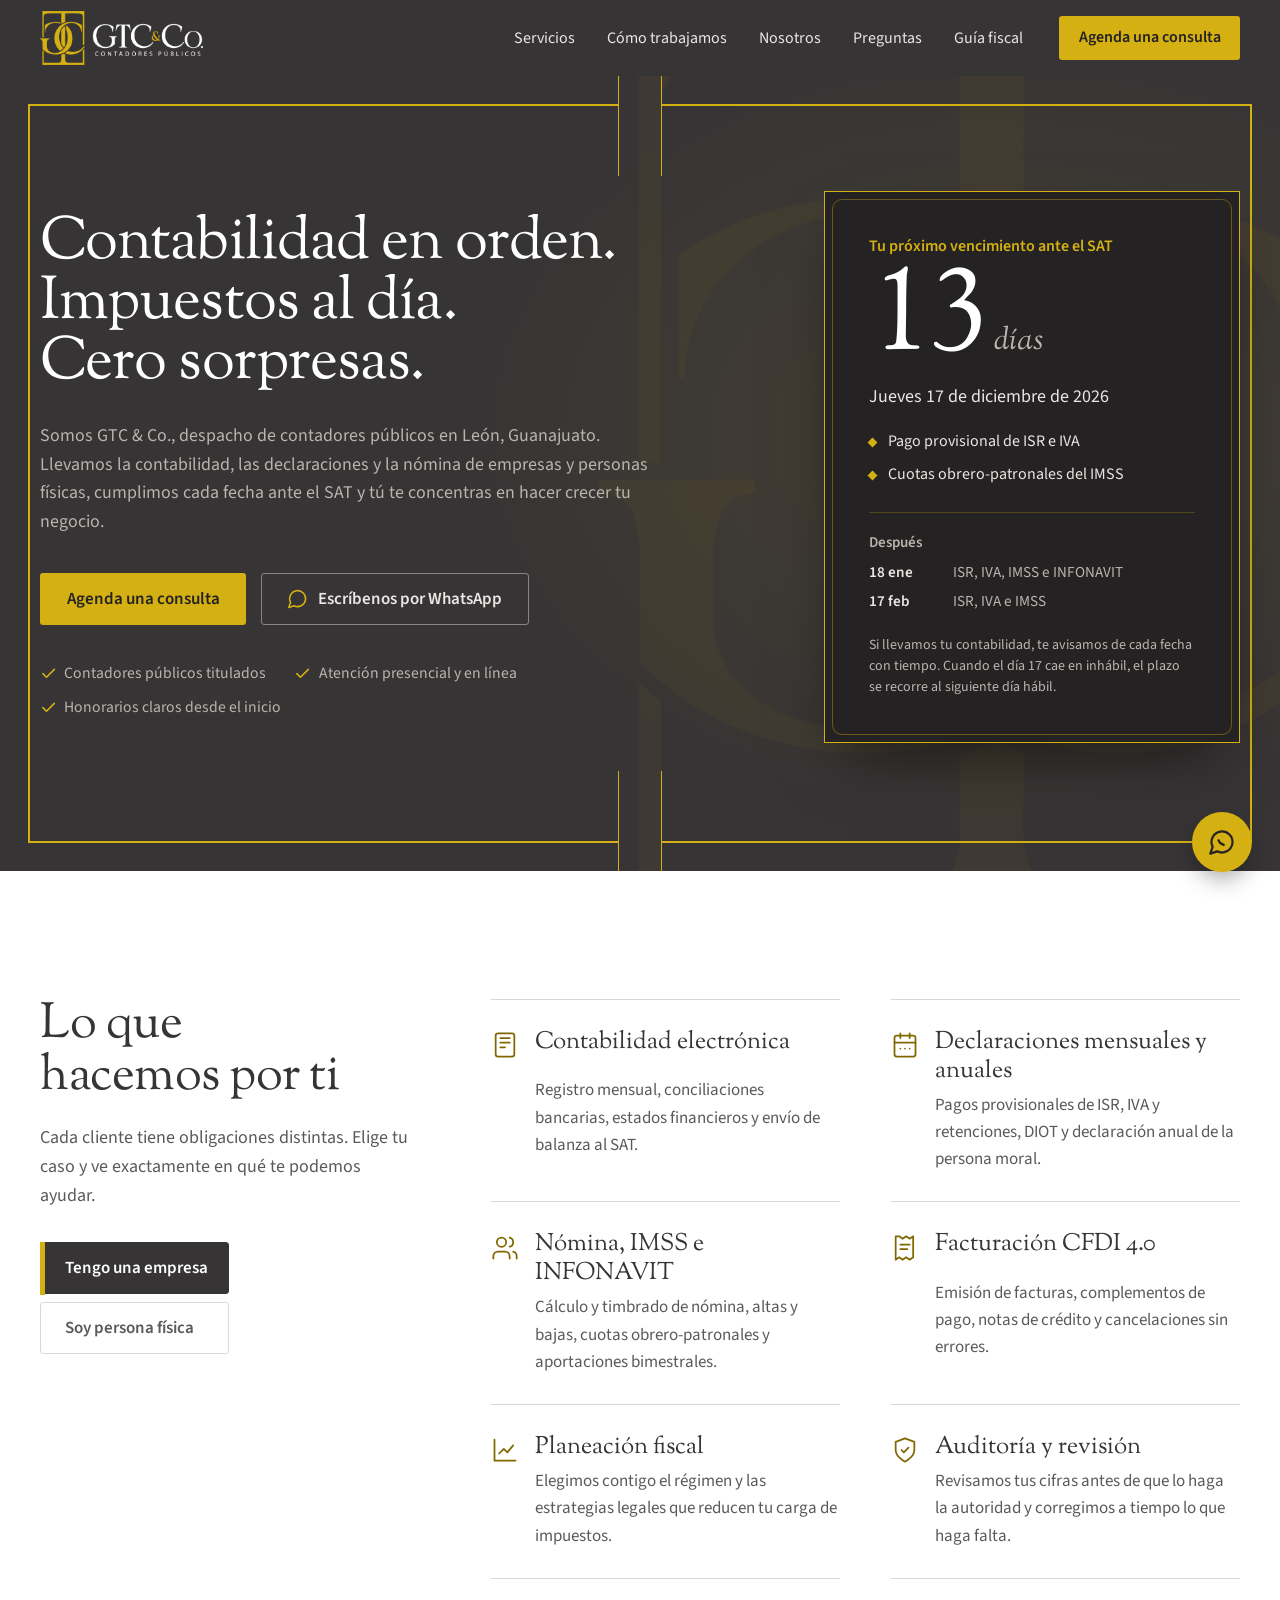
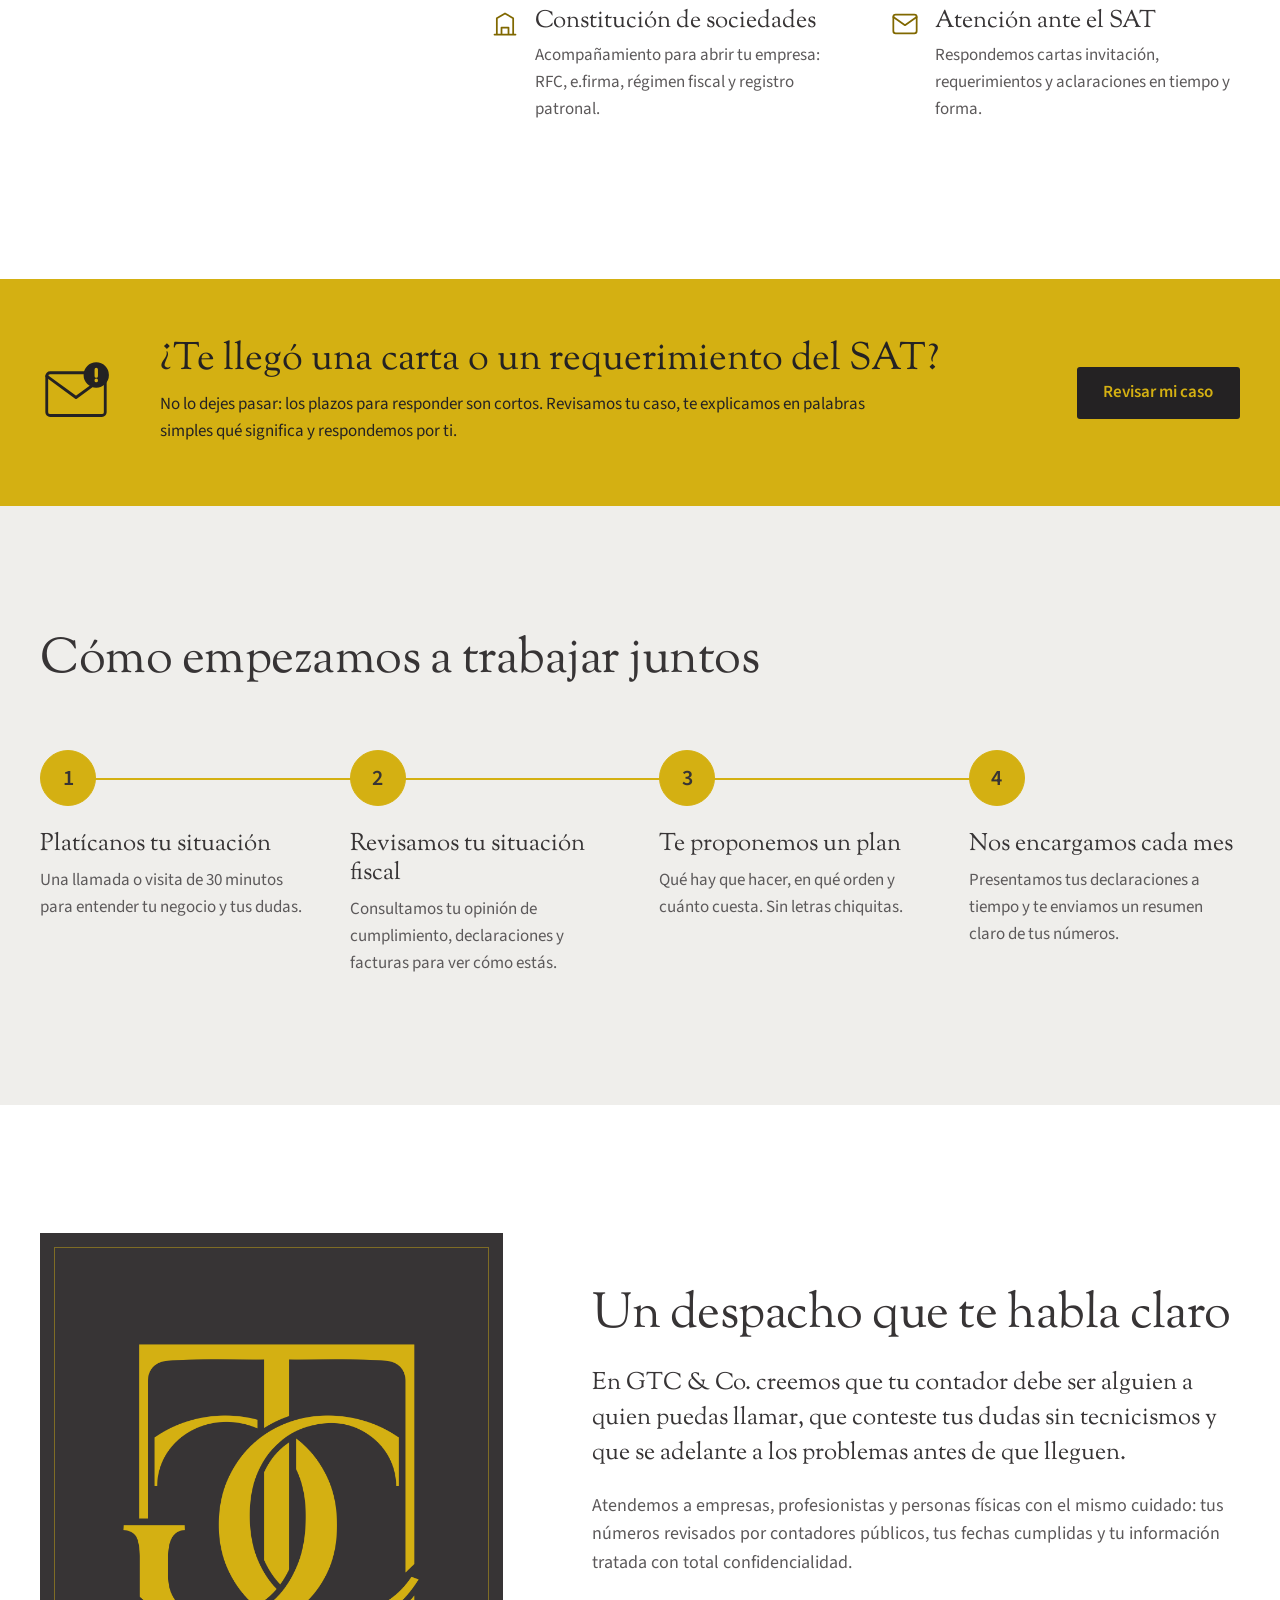
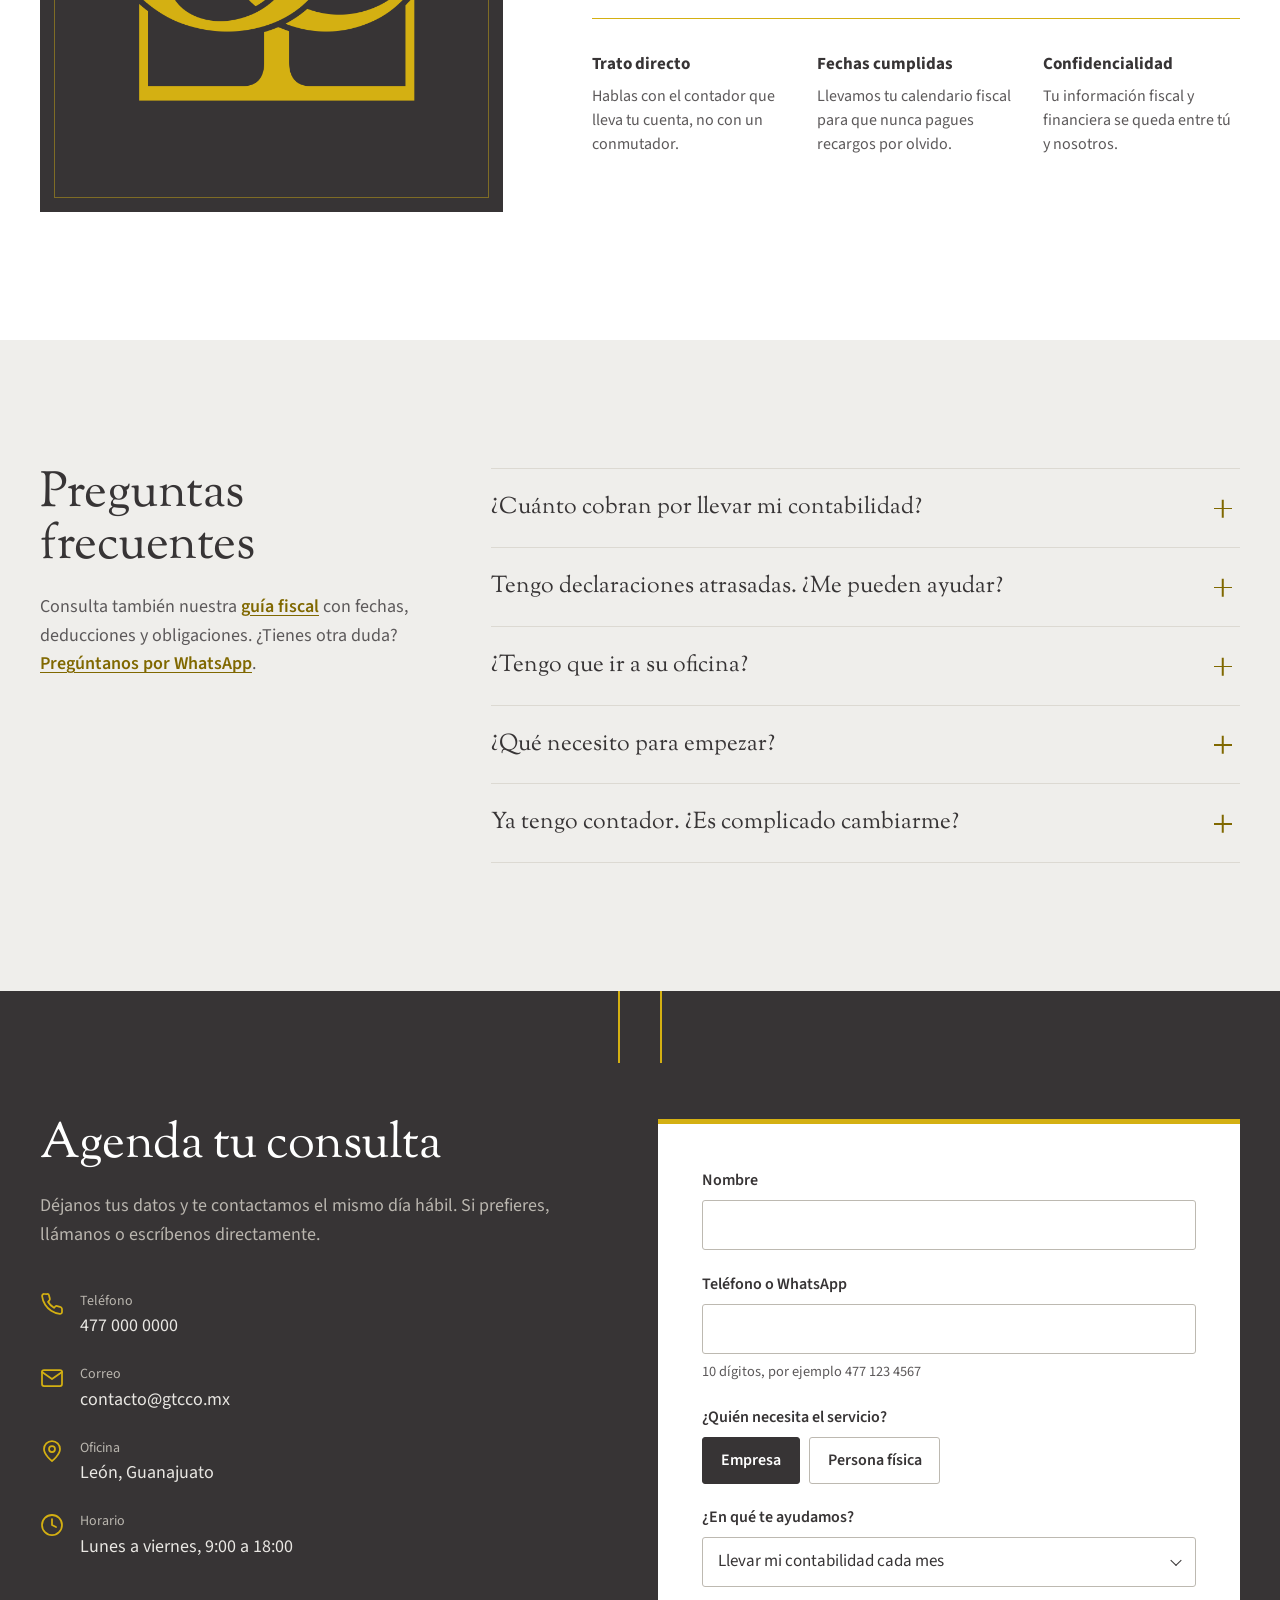
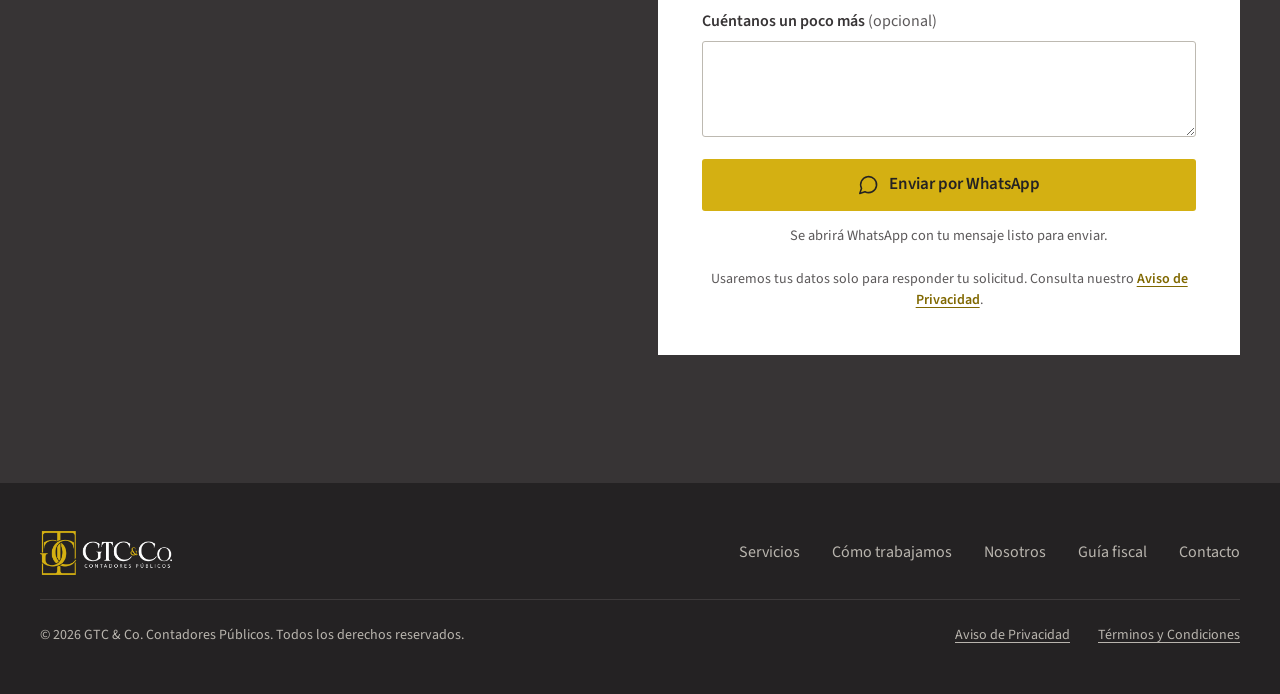
<file: sitio-web/index.html>
<!doctype html>
<html lang="es-MX">
<head>
  <meta charset="utf-8">
  <meta name="viewport" content="width=device-width, initial-scale=1">
  <title>GTC &amp; Co. Contadores Públicos en León, Guanajuato | Contabilidad, impuestos y nómina</title>
  <meta name="description" content="Despacho de contadores públicos en León, Guanajuato. Contabilidad, declaraciones mensuales y anuales, nómina, IMSS, facturación CFDI y atención de requerimientos del SAT para empresas y personas físicas.">
  <meta name="theme-color" content="#373435">
  <link rel="canonical" href="https://www.gtcco.mx/">

  <meta property="og:type" content="website">
  <meta property="og:url" content="https://www.gtcco.mx/">
  <meta property="og:site_name" content="GTC &amp; Co. Contadores Públicos">
  <meta property="og:title" content="GTC &amp; Co. Contadores Públicos en León, Guanajuato">
  <meta property="og:description" content="Contabilidad en orden, impuestos al día y cero sorpresas del SAT. Empresas y personas físicas.">
  <meta property="og:image" content="https://www.gtcco.mx/assets/logo-horizontal.png">
  <meta property="og:locale" content="es_MX">
  <meta name="twitter:card" content="summary_large_image">

  <link rel="icon" type="image/png" href="assets/favicon.png">
  <link rel="apple-touch-icon" href="assets/apple-touch-icon.png">

  <link rel="preconnect" href="https://fonts.googleapis.com">
  <link rel="preconnect" href="https://fonts.gstatic.com" crossorigin>
  <link href="https://fonts.googleapis.com/css2?family=Sorts+Mill+Goudy:ital@0;1&family=Source+Sans+3:ital,wght@0,400;0,600;0,700;1,400&display=swap" rel="stylesheet">
  <link rel="stylesheet" href="styles.css">

  <!-- Datos estructurados: ayudan a Google y a los asistentes de IA a entender quién es el despacho.
       EDITAR: teléfono, correo, domicilio, coordenadas y redes sociales reales. -->
  <script type="application/ld+json">
  {
    "@context": "https://schema.org",
    "@graph": [
      {
        "@type": ["AccountingService", "ProfessionalService"],
        "@id": "https://www.gtcco.mx/#despacho",
        "name": "GTC & Co. Contadores Públicos",
        "legalName": "Consultores GTC & Colaboradores, S.C.",
        "alternateName": ["GTC & Co.", "GTC y Co. Contadores", "GTC Contadores Públicos"],
        "description": "Despacho de contadores públicos en León, Guanajuato. Lleva la contabilidad, declaraciones de impuestos, nómina e IMSS de empresas y personas físicas, y atiende cartas y requerimientos del SAT. Atención presencial y en línea en todo México.",
        "url": "https://www.gtcco.mx/",
        "logo": "https://www.gtcco.mx/assets/logo-horizontal.png",
        "image": "https://www.gtcco.mx/assets/logo-horizontal.png",
        "telephone": "+52 477 000 0000",
        "email": "contacto@gtcco.mx",
        "priceRange": "$$",
        "currenciesAccepted": "MXN",
        "address": {
          "@type": "PostalAddress",
          "streetAddress": "[Calle y número]",
          "addressLocality": "León",
          "addressRegion": "Guanajuato",
          "postalCode": "[C.P.]",
          "addressCountry": "MX"
        },
        "areaServed": [
          { "@type": "City", "name": "León, Guanajuato" },
          { "@type": "State", "name": "Guanajuato" },
          { "@type": "Country", "name": "México" }
        ],
        "openingHoursSpecification": [{
          "@type": "OpeningHoursSpecification",
          "dayOfWeek": ["Monday", "Tuesday", "Wednesday", "Thursday", "Friday"],
          "opens": "09:00",
          "closes": "18:00"
        }],
        "availableLanguage": "es",
        "knowsAbout": [
          "Contabilidad electrónica", "Declaraciones de impuestos", "ISR", "IVA", "RESICO",
          "Declaración anual", "Nómina", "IMSS", "INFONAVIT", "CFDI 4.0",
          "Requerimientos del SAT", "Planeación fiscal", "Personas morales", "Personas físicas"
        ],
        "hasOfferCatalog": {
          "@type": "OfferCatalog",
          "name": "Servicios contables y fiscales",
          "itemListElement": [
            { "@type": "OfferCatalog", "name": "Para empresas", "itemListElement": [
              { "@type": "Offer", "itemOffered": { "@type": "Service", "name": "Contabilidad electrónica", "description": "Registro mensual, conciliaciones bancarias, estados financieros y envío de balanza al SAT." } },
              { "@type": "Offer", "itemOffered": { "@type": "Service", "name": "Declaraciones mensuales y anuales", "description": "Pagos provisionales de ISR, IVA y retenciones, DIOT y declaración anual de personas morales." } },
              { "@type": "Offer", "itemOffered": { "@type": "Service", "name": "Nómina, IMSS e INFONAVIT", "description": "Cálculo y timbrado de nómina, movimientos afiliatorios, cuotas obrero-patronales y aportaciones." } },
              { "@type": "Offer", "itemOffered": { "@type": "Service", "name": "Facturación CFDI 4.0", "description": "Emisión de facturas, complementos de pago, notas de crédito y cancelaciones." } },
              { "@type": "Offer", "itemOffered": { "@type": "Service", "name": "Planeación fiscal" } },
              { "@type": "Offer", "itemOffered": { "@type": "Service", "name": "Auditoría y revisión contable" } },
              { "@type": "Offer", "itemOffered": { "@type": "Service", "name": "Constitución de sociedades" } },
              { "@type": "Offer", "itemOffered": { "@type": "Service", "name": "Atención de requerimientos y cartas invitación del SAT" } }
            ]},
            { "@type": "OfferCatalog", "name": "Para personas físicas", "itemListElement": [
              { "@type": "Offer", "itemOffered": { "@type": "Service", "name": "Contabilidad y declaraciones en RESICO" } },
              { "@type": "Offer", "itemOffered": { "@type": "Service", "name": "Honorarios y actividad empresarial" } },
              { "@type": "Offer", "itemOffered": { "@type": "Service", "name": "Arrendamiento" } },
              { "@type": "Offer", "itemOffered": { "@type": "Service", "name": "Ingresos por plataformas digitales" } },
              { "@type": "Offer", "itemOffered": { "@type": "Service", "name": "Declaración anual y devolución de saldo a favor" } },
              { "@type": "Offer", "itemOffered": { "@type": "Service", "name": "RFC, e.firma, constancia de situación fiscal y opinión de cumplimiento" } },
              { "@type": "Offer", "itemOffered": { "@type": "Service", "name": "Regularización de declaraciones atrasadas" } }
            ]}
          ]
        },
        "sameAs": []
      },
      {
        "@type": "WebSite",
        "@id": "https://www.gtcco.mx/#sitio",
        "url": "https://www.gtcco.mx/",
        "name": "GTC & Co. Contadores Públicos",
        "inLanguage": "es-MX",
        "publisher": { "@id": "https://www.gtcco.mx/#despacho" }
      },
      {
        "@type": "FAQPage",
        "@id": "https://www.gtcco.mx/#preguntas",
        "mainEntity": [
          { "@type": "Question", "name": "¿Cuánto cobran por llevar mi contabilidad?", "acceptedAnswer": { "@type": "Answer", "text": "Depende de tu régimen, del número de facturas al mes y de si tienes empleados. Después de la primera consulta te damos una cuota mensual fija por escrito, sin cobros sorpresa." } },
          { "@type": "Question", "name": "Tengo declaraciones atrasadas. ¿Me pueden ayudar?", "acceptedAnswer": { "@type": "Answer", "text": "Sí. Revisamos qué periodos faltan, calculamos lo que corresponde y te ponemos al corriente. En muchos casos se pueden reducir multas y recargos si se regulariza antes de que el SAT lo requiera." } },
          { "@type": "Question", "name": "¿Tengo que ir a su oficina?", "acceptedAnswer": { "@type": "Answer", "text": "No es necesario. Podemos trabajar contigo a distancia por videollamada, WhatsApp y correo, estés donde estés en México. Si prefieres vernos en persona, con gusto te recibimos en nuestra oficina de León, Guanajuato." } },
          { "@type": "Question", "name": "¿Qué necesito para empezar?", "acceptedAnswer": { "@type": "Answer", "text": "Tu RFC y, si la tienes, tu contraseña del SAT o e.firma. Con eso revisamos tu situación y te decimos qué más hace falta." } },
          { "@type": "Question", "name": "Ya tengo contador. ¿Es complicado cambiarme?", "acceptedAnswer": { "@type": "Answer", "text": "No. Nos coordinamos para recibir tu información, revisamos que todo esté en orden y continuamos desde el mes en curso sin que pierdas ninguna fecha." } }
        ]
      }
    ]
  }
  </script>
</head>
<body>
  <a class="skip-link" href="#contenido">Saltar al contenido</a>

  <header class="site-header" id="top">
    <div class="wrap header-inner">
      <a class="brand" href="#top" aria-label="GTC &amp; Co. Contadores Públicos, inicio">
        <img src="assets/logo-horizontal-blanco.png" alt="GTC &amp; Co. Contadores Públicos" width="1902" height="632">
      </a>

      <button class="nav-toggle" type="button" aria-expanded="false" aria-controls="menu">
        <span class="nav-toggle-bars" aria-hidden="true"></span>
        <span class="sr-only">Abrir menú</span>
      </button>

      <nav class="nav" id="menu" aria-label="Principal">
        <ul>
          <li><a href="#servicios">Servicios</a></li>
          <li><a href="#proceso">Cómo trabajamos</a></li>
          <li><a href="#nosotros">Nosotros</a></li>
          <li><a href="#preguntas">Preguntas</a></li>
          <li><a href="guia-fiscal.html">Guía fiscal</a></li>
        </ul>
        <a class="btn btn-gold btn-sm" href="#contacto">Agenda una consulta</a>
      </nav>
    </div>
  </header>

  <main id="contenido">

    <!-- HERO -->
    <section class="hero" aria-labelledby="hero-title">
      <div class="hero-frame" aria-hidden="true">
        <span class="fl fl-top-l"></span><span class="fl fl-top-r"></span>
        <span class="fl fl-side-l"></span><span class="fl fl-side-r"></span>
        <span class="fl fl-bot-l"></span><span class="fl fl-bot-r"></span>
        <span class="stem stem-top"></span><span class="stem stem-bot"></span>
      </div>
      <img class="hero-mark" src="assets/isotipo.png" alt="" aria-hidden="true" width="524" height="632">

      <div class="wrap hero-grid">
        <div class="hero-copy">
          <h1 id="hero-title" class="hero-title">
            <span class="line"><span>Contabilidad en orden.</span></span>
            <span class="line"><span>Impuestos al día.</span></span>
            <span class="line"><span>Cero sorpresas.</span></span>
          </h1>
          <p class="hero-lede">
            Somos GTC &amp; Co., despacho de contadores públicos en León, Guanajuato. Llevamos la contabilidad, las declaraciones y la nómina de empresas y personas físicas, cumplimos cada fecha ante el SAT y tú te concentras en hacer crecer tu negocio.
          </p>
          <div class="hero-actions">
            <a class="btn btn-gold" href="#contacto">Agenda una consulta</a>
            <a class="btn btn-ghost js-wa" href="#" data-wa-text="Hola, me gustaría información sobre sus servicios contables.">
              <svg class="icon" viewBox="0 0 24 24" aria-hidden="true"><path d="M7.9 20A9 9 0 1 0 4 16.1L2 22Z"/></svg>
              Escríbenos por WhatsApp
            </a>
          </div>
          <ul class="hero-assurances">
            <li><svg class="icon" viewBox="0 0 24 24" aria-hidden="true"><path d="M20 6 9 17l-5-5"/></svg>Contadores públicos titulados</li>
            <li><svg class="icon" viewBox="0 0 24 24" aria-hidden="true"><path d="M20 6 9 17l-5-5"/></svg>Atención presencial y en línea</li>
            <li><svg class="icon" viewBox="0 0 24 24" aria-hidden="true"><path d="M20 6 9 17l-5-5"/></svg>Honorarios claros desde el inicio</li>
          </ul>
        </div>

        <aside class="plaque" aria-labelledby="plaque-title">
          <div class="plaque-inner">
            <h2 id="plaque-title" class="plaque-title">Tu próximo vencimiento ante el SAT</h2>
            <p class="plaque-count" aria-live="polite">
              <span class="count-num" id="count-num">17</span>
              <span class="count-unit" id="count-unit">de cada mes</span>
            </p>
            <p class="plaque-date" id="plaque-date">Fecha límite para las obligaciones del mes anterior</p>
            <ul class="plaque-items" id="plaque-items">
              <li>Pago provisional de ISR e IVA</li>
              <li>Cuotas obrero-patronales del IMSS</li>
            </ul>
            <div class="plaque-next">
              <h3>Después</h3>
              <ol id="plaque-next"></ol>
            </div>
            <p class="plaque-note">
              Si llevamos tu contabilidad, te avisamos de cada fecha con tiempo. Cuando el día 17 cae en inhábil, el plazo se recorre al siguiente día hábil.
            </p>
          </div>
        </aside>
      </div>
    </section>

    <!-- SERVICIOS -->
    <section class="section services" id="servicios" aria-labelledby="servicios-title">
      <div class="wrap services-grid">
        <div class="services-intro">
          <h2 id="servicios-title" class="h2">Lo que hacemos por ti</h2>
          <p>Cada cliente tiene obligaciones distintas. Elige tu caso y ve exactamente en qué te podemos ayudar.</p>

          <div class="tabs" role="tablist" aria-label="Tipo de cliente">
            <button class="tab" role="tab" id="tab-empresas" aria-controls="panel-empresas" aria-selected="true">Tengo una empresa</button>
            <button class="tab" role="tab" id="tab-fisicas" aria-controls="panel-fisicas" aria-selected="false" tabindex="-1">Soy persona física</button>
          </div>
        </div>

        <div class="services-panels">
          <div class="panel" role="tabpanel" id="panel-empresas" aria-labelledby="tab-empresas" tabindex="0">
            <ul class="service-list">
              <li>
                <svg class="icon" viewBox="0 0 24 24" aria-hidden="true"><rect x="4" y="2" width="16" height="20" rx="2"/><path d="M8 6h8M8 10h8M8 14h4"/></svg>
                <h3>Contabilidad electrónica</h3>
                <p>Registro mensual, conciliaciones bancarias, estados financieros y envío de balanza al SAT.</p>
              </li>
              <li>
                <svg class="icon" viewBox="0 0 24 24" aria-hidden="true"><rect x="3" y="4" width="18" height="18" rx="2"/><path d="M16 2v4M8 2v4M3 10h18M8 15h.01M12 15h.01M16 15h.01"/></svg>
                <h3>Declaraciones mensuales y anuales</h3>
                <p>Pagos provisionales de ISR, IVA y retenciones, DIOT y declaración anual de la persona moral.</p>
              </li>
              <li>
                <svg class="icon" viewBox="0 0 24 24" aria-hidden="true"><path d="M16 21v-2a4 4 0 0 0-4-4H6a4 4 0 0 0-4 4v2"/><circle cx="9" cy="7" r="4"/><path d="M22 21v-2a4 4 0 0 0-3-3.87M16 3.13a4 4 0 0 1 0 7.75"/></svg>
                <h3>Nómina, IMSS e INFONAVIT</h3>
                <p>Cálculo y timbrado de nómina, altas y bajas, cuotas obrero-patronales y aportaciones bimestrales.</p>
              </li>
              <li>
                <svg class="icon" viewBox="0 0 24 24" aria-hidden="true"><path d="M4 2v20l3-2 3 2 3-2 3 2 3-2V2l-3 2-3-2-3 2-3-2Z"/><path d="M8 9h8M8 13h6"/></svg>
                <h3>Facturación CFDI 4.0</h3>
                <p>Emisión de facturas, complementos de pago, notas de crédito y cancelaciones sin errores.</p>
              </li>
              <li>
                <svg class="icon" viewBox="0 0 24 24" aria-hidden="true"><path d="M3 3v18h18"/><path d="m7 15 4-4 3 3 5-6"/></svg>
                <h3>Planeación fiscal</h3>
                <p>Elegimos contigo el régimen y las estrategias legales que reducen tu carga de impuestos.</p>
              </li>
              <li>
                <svg class="icon" viewBox="0 0 24 24" aria-hidden="true"><path d="M12 22s8-4 8-10V5l-8-3-8 3v7c0 6 8 10 8 10Z"/><path d="m9 12 2 2 4-4"/></svg>
                <h3>Auditoría y revisión</h3>
                <p>Revisamos tus cifras antes de que lo haga la autoridad y corregimos a tiempo lo que haga falta.</p>
              </li>
              <li>
                <svg class="icon" viewBox="0 0 24 24" aria-hidden="true"><path d="M3 21h18M5 21V7l7-4 7 4v14M9 21v-6h6v6"/></svg>
                <h3>Constitución de sociedades</h3>
                <p>Acompañamiento para abrir tu empresa: RFC, e.firma, régimen fiscal y registro patronal.</p>
              </li>
              <li>
                <svg class="icon" viewBox="0 0 24 24" aria-hidden="true"><path d="M22 6 12 13 2 6"/><rect x="2" y="4" width="20" height="16" rx="2"/></svg>
                <h3>Atención ante el SAT</h3>
                <p>Respondemos cartas invitación, requerimientos y aclaraciones en tiempo y forma.</p>
              </li>
            </ul>
          </div>

          <div class="panel" role="tabpanel" id="panel-fisicas" aria-labelledby="tab-fisicas" tabindex="0" hidden>
            <ul class="service-list">
              <li>
                <svg class="icon" viewBox="0 0 24 24" aria-hidden="true"><path d="M20 7h-9M14 17H5"/><circle cx="17" cy="17" r="3"/><circle cx="7" cy="7" r="3"/></svg>
                <h3>RESICO</h3>
                <p>Te damos de alta y presentamos tus declaraciones en el Régimen Simplificado de Confianza.</p>
              </li>
              <li>
                <svg class="icon" viewBox="0 0 24 24" aria-hidden="true"><rect x="2" y="7" width="20" height="14" rx="2"/><path d="M16 21V5a2 2 0 0 0-2-2h-4a2 2 0 0 0-2 2v16"/></svg>
                <h3>Honorarios y actividad empresarial</h3>
                <p>Contabilidad y declaraciones para profesionistas independientes y negocios propios.</p>
              </li>
              <li>
                <svg class="icon" viewBox="0 0 24 24" aria-hidden="true"><path d="m3 10 9-7 9 7v10a2 2 0 0 1-2 2H5a2 2 0 0 1-2-2Z"/><path d="M9 22V12h6v10"/></svg>
                <h3>Arrendamiento</h3>
                <p>Si rentas casas o locales, facturamos tus rentas y calculamos lo que corresponde pagar.</p>
              </li>
              <li>
                <svg class="icon" viewBox="0 0 24 24" aria-hidden="true"><rect x="5" y="2" width="14" height="20" rx="2"/><path d="M12 18h.01"/></svg>
                <h3>Plataformas digitales</h3>
                <p>Ingresos por apps de transporte, hospedaje o venta en línea: revisamos retenciones y declaraciones.</p>
              </li>
              <li>
                <svg class="icon" viewBox="0 0 24 24" aria-hidden="true"><path d="M12 2v20M17 5H9.5a3.5 3.5 0 0 0 0 7h5a3.5 3.5 0 0 1 0 7H6"/></svg>
                <h3>Declaración anual y saldo a favor</h3>
                <p>Aprovechamos tus deducciones personales y tramitamos tu devolución.</p>
              </li>
              <li>
                <svg class="icon" viewBox="0 0 24 24" aria-hidden="true"><rect x="3" y="11" width="18" height="11" rx="2"/><path d="M7 11V7a5 5 0 0 1 10 0v4"/></svg>
                <h3>RFC, e.firma y constancias</h3>
                <p>Inscripción, actualización de datos, constancia de situación fiscal y opinión de cumplimiento.</p>
              </li>
              <li>
                <svg class="icon" viewBox="0 0 24 24" aria-hidden="true"><path d="M12 22s8-4 8-10V5l-8-3-8 3v7c0 6 8 10 8 10Z"/><path d="m9 12 2 2 4-4"/></svg>
                <h3>Regularización</h3>
                <p>¿Tienes declaraciones atrasadas? Te ponemos al corriente y buscamos reducir multas y recargos.</p>
              </li>
              <li>
                <svg class="icon" viewBox="0 0 24 24" aria-hidden="true"><path d="M22 6 12 13 2 6"/><rect x="2" y="4" width="20" height="16" rx="2"/></svg>
                <h3>Atención ante el SAT</h3>
                <p>Te explicamos qué dice la carta o el requerimiento y lo respondemos por ti.</p>
              </li>
            </ul>
          </div>
        </div>
      </div>
    </section>

    <!-- CARTA DEL SAT -->
    <section class="alert-band" aria-labelledby="sat-title">
      <div class="wrap alert-inner">
        <svg class="alert-seal" viewBox="0 0 64 64" aria-hidden="true">
          <rect x="6" y="14" width="52" height="38" rx="3"/>
          <path d="m6 17 26 19 26-19"/>
          <circle cx="50" cy="16" r="10" class="seal-dot"/>
          <path d="M50 11v6M50 20.5v.5" class="seal-mark"/>
        </svg>
        <div class="alert-copy">
          <h2 id="sat-title">¿Te llegó una carta o un requerimiento del SAT?</h2>
          <p>No lo dejes pasar: los plazos para responder son cortos. Revisamos tu caso, te explicamos en palabras simples qué significa y respondemos por ti.</p>
        </div>
        <a class="btn btn-gold js-wa" href="#" data-wa-text="Hola, recibí una carta/requerimiento del SAT y necesito ayuda para revisarlo.">Revisar mi caso</a>
      </div>
    </section>

    <!-- PROCESO -->
    <section class="section process" id="proceso" aria-labelledby="proceso-title">
      <div class="wrap">
        <h2 id="proceso-title" class="h2 process-title">Cómo empezamos a trabajar juntos</h2>
        <ol class="steps" id="steps">
          <li>
            <span class="step-num" aria-hidden="true">1</span>
            <h3>Platícanos tu situación</h3>
            <p>Una llamada o visita de 30 minutos para entender tu negocio y tus dudas.</p>
          </li>
          <li>
            <span class="step-num" aria-hidden="true">2</span>
            <h3>Revisamos tu situación fiscal</h3>
            <p>Consultamos tu opinión de cumplimiento, declaraciones y facturas para ver cómo estás.</p>
          </li>
          <li>
            <span class="step-num" aria-hidden="true">3</span>
            <h3>Te proponemos un plan</h3>
            <p>Qué hay que hacer, en qué orden y cuánto cuesta. Sin letras chiquitas.</p>
          </li>
          <li>
            <span class="step-num" aria-hidden="true">4</span>
            <h3>Nos encargamos cada mes</h3>
            <p>Presentamos tus declaraciones a tiempo y te enviamos un resumen claro de tus números.</p>
          </li>
        </ol>
      </div>
    </section>

    <!-- NOSOTROS -->
    <section class="section about" id="nosotros" aria-labelledby="nosotros-title">
      <div class="wrap about-grid">
        <figure class="about-mark">
          <img src="assets/isotipo.png" alt="Isotipo de GTC &amp; Co." width="524" height="632" loading="lazy">
        </figure>
        <div class="about-copy">
          <h2 id="nosotros-title" class="h2">Un despacho que te habla claro</h2>
          <p class="about-lede">En GTC &amp; Co. creemos que tu contador debe ser alguien a quien puedas llamar, que conteste tus dudas sin tecnicismos y que se adelante a los problemas antes de que lleguen.</p>
          <p>Atendemos a empresas, profesionistas y personas físicas con el mismo cuidado: tus números revisados por contadores públicos, tus fechas cumplidas y tu información tratada con total confidencialidad.</p>

          <dl class="values">
            <div>
              <dt>Trato directo</dt>
              <dd>Hablas con el contador que lleva tu cuenta, no con un conmutador.</dd>
            </div>
            <div>
              <dt>Fechas cumplidas</dt>
              <dd>Llevamos tu calendario fiscal para que nunca pagues recargos por olvido.</dd>
            </div>
            <div>
              <dt>Confidencialidad</dt>
              <dd>Tu información fiscal y financiera se queda entre tú y nosotros.</dd>
            </div>
          </dl>
        </div>
      </div>
    </section>

    <!-- PREGUNTAS -->
    <section class="section faq" id="preguntas" aria-labelledby="preguntas-title">
      <div class="wrap faq-grid">
        <div>
          <h2 id="preguntas-title" class="h2">Preguntas frecuentes</h2>
          <p class="faq-aside">Consulta también nuestra <a href="guia-fiscal.html">guía fiscal</a> con fechas, deducciones y obligaciones. ¿Tienes otra duda? <a class="js-wa" href="#" data-wa-text="Hola, tengo una duda sobre sus servicios:">Pregúntanos por WhatsApp</a>.</p>
        </div>
        <div class="faq-list">
          <details>
            <summary>¿Cuánto cobran por llevar mi contabilidad?</summary>
            <p>Depende de tu régimen, del número de facturas al mes y de si tienes empleados. Después de la primera consulta te damos una cuota mensual fija por escrito, sin cobros sorpresa.</p>
          </details>
          <details>
            <summary>Tengo declaraciones atrasadas. ¿Me pueden ayudar?</summary>
            <p>Sí. Revisamos qué periodos faltan, calculamos lo que corresponde y te ponemos al corriente. En muchos casos se pueden reducir multas y recargos si se regulariza antes de que el SAT lo requiera.</p>
          </details>
          <details>
            <summary>¿Tengo que ir a su oficina?</summary>
            <p>No es necesario. Podemos trabajar contigo a distancia por videollamada, WhatsApp y correo, estés donde estés en México. Si prefieres vernos en persona, con gusto te recibimos en nuestra oficina de León, Guanajuato.</p>
          </details>
          <details>
            <summary>¿Qué necesito para empezar?</summary>
            <p>Tu RFC y, si la tienes, tu contraseña del SAT o e.firma. Con eso revisamos tu situación y te decimos qué más hace falta.</p>
          </details>
          <details>
            <summary>Ya tengo contador. ¿Es complicado cambiarme?</summary>
            <p>No. Nos coordinamos para recibir tu información, revisamos que todo esté en orden y continuamos desde el mes en curso sin que pierdas ninguna fecha.</p>
          </details>
        </div>
      </div>
    </section>

    <!-- CONTACTO -->
    <section class="contact" id="contacto" aria-labelledby="contacto-title">
      <div class="wrap contact-grid">
        <div class="contact-copy">
          <h2 id="contacto-title" class="h2">Agenda tu consulta</h2>
          <p>Déjanos tus datos y te contactamos el mismo día hábil. Si prefieres, llámanos o escríbenos directamente.</p>

          <!-- EDITAR: datos de contacto reales -->
          <ul class="contact-details">
            <li>
              <svg class="icon" viewBox="0 0 24 24" aria-hidden="true"><path d="M22 16.9v3a2 2 0 0 1-2.2 2 19.8 19.8 0 0 1-8.6-3.1 19.5 19.5 0 0 1-6-6A19.8 19.8 0 0 1 2.1 4.2 2 2 0 0 1 4.1 2h3a2 2 0 0 1 2 1.7c.1.9.4 1.8.7 2.7a2 2 0 0 1-.5 2.1L8 9.8a16 16 0 0 0 6 6l1.3-1.3a2 2 0 0 1 2.1-.4c.9.3 1.8.6 2.7.7a2 2 0 0 1 1.7 2Z"/></svg>
              <span><span class="cd-label">Teléfono</span><a href="tel:+524770000000">477 000 0000</a></span>
            </li>
            <li>
              <svg class="icon" viewBox="0 0 24 24" aria-hidden="true"><rect x="2" y="4" width="20" height="16" rx="2"/><path d="m22 6-10 7L2 6"/></svg>
              <span><span class="cd-label">Correo</span><a href="mailto:contacto@gtcco.mx">contacto@gtcco.mx</a></span>
            </li>
            <li>
              <svg class="icon" viewBox="0 0 24 24" aria-hidden="true"><path d="M20 10c0 6-8 12-8 12s-8-6-8-12a8 8 0 0 1 16 0Z"/><circle cx="12" cy="10" r="3"/></svg>
              <span><span class="cd-label">Oficina</span>León, Guanajuato</span>
            </li>
            <li>
              <svg class="icon" viewBox="0 0 24 24" aria-hidden="true"><circle cx="12" cy="12" r="10"/><path d="M12 6v6l4 2"/></svg>
              <span><span class="cd-label">Horario</span>Lunes a viernes, 9:00 a 18:00</span>
            </li>
          </ul>
        </div>

        <form class="contact-form" id="contact-form" novalidate>
          <div class="form-errors" id="form-errors" role="alert" tabindex="-1" hidden></div>

          <div class="field">
            <label for="f-nombre">Nombre</label>
            <input id="f-nombre" name="nombre" type="text" autocomplete="name" required aria-describedby="e-nombre">
            <p class="field-error" id="e-nombre"></p>
          </div>

          <div class="field">
            <label for="f-tel">Teléfono o WhatsApp</label>
            <input id="f-tel" name="telefono" type="tel" inputmode="tel" autocomplete="tel" required aria-describedby="h-tel e-tel">
            <p class="field-hint" id="h-tel">10 dígitos, por ejemplo 477 123 4567</p>
            <p class="field-error" id="e-tel"></p>
          </div>

          <fieldset class="field">
            <legend>¿Quién necesita el servicio?</legend>
            <div class="choice-row">
              <label class="choice"><input type="radio" name="tipo" value="Empresa" checked><span>Empresa</span></label>
              <label class="choice"><input type="radio" name="tipo" value="Persona física"><span>Persona física</span></label>
            </div>
          </fieldset>

          <div class="field">
            <label for="f-servicio">¿En qué te ayudamos?</label>
            <div class="select-wrap">
              <select id="f-servicio" name="servicio">
                <option>Llevar mi contabilidad cada mes</option>
                <option>Declaración anual</option>
                <option>Ponerme al corriente con el SAT</option>
                <option>Carta o requerimiento del SAT</option>
                <option>Nómina, IMSS e INFONAVIT</option>
                <option>Abrir una empresa</option>
                <option>Otro</option>
              </select>
            </div>
          </div>

          <div class="field">
            <label for="f-msg">Cuéntanos un poco más <span class="optional">(opcional)</span></label>
            <textarea id="f-msg" name="mensaje" rows="3"></textarea>
          </div>

          <button class="btn btn-gold btn-block" type="submit">
            <svg class="icon" viewBox="0 0 24 24" aria-hidden="true"><path d="M7.9 20A9 9 0 1 0 4 16.1L2 22Z"/></svg>
            Enviar por WhatsApp
          </button>
          <p class="form-foot">Se abrirá WhatsApp con tu mensaje listo para enviar.</p>
          <p class="form-privacy">Usaremos tus datos solo para responder tu solicitud. Consulta nuestro <a href="aviso-de-privacidad.html">Aviso de Privacidad</a>.</p>
        </form>
      </div>
    </section>
  </main>

  <footer class="site-footer">
    <div class="wrap footer-inner">
      <img class="footer-logo" src="assets/logo-horizontal-blanco.png" alt="GTC &amp; Co. Contadores Públicos" width="1902" height="632" loading="lazy">
      <nav aria-label="Pie de página">
        <ul>
          <li><a href="#servicios">Servicios</a></li>
          <li><a href="#proceso">Cómo trabajamos</a></li>
          <li><a href="#nosotros">Nosotros</a></li>
          <li><a href="guia-fiscal.html">Guía fiscal</a></li>
          <li><a href="#contacto">Contacto</a></li>
        </ul>
      </nav>
      <div class="footer-legal">
        <p>© <span id="year">2026</span> GTC &amp; Co. Contadores Públicos. Todos los derechos reservados.</p>
        <ul>
          <li><a href="aviso-de-privacidad.html">Aviso de Privacidad</a></li>
          <li><a href="terminos-y-condiciones.html">Términos y Condiciones</a></li>
        </ul>
      </div>
    </div>
  </footer>

  <a class="wa-float js-wa" href="#" data-wa-text="Hola, me gustaría información sobre sus servicios contables." aria-label="Escríbenos por WhatsApp">
    <svg viewBox="0 0 24 24" aria-hidden="true"><path d="M7.9 20A9 9 0 1 0 4 16.1L2 22Z"/><path d="M9 10.5c.5 1.6 2 3.3 4.5 4" class="wa-inner"/></svg>
  </a>

  <script src="script.js"></script>
</body>
</html>
</file>
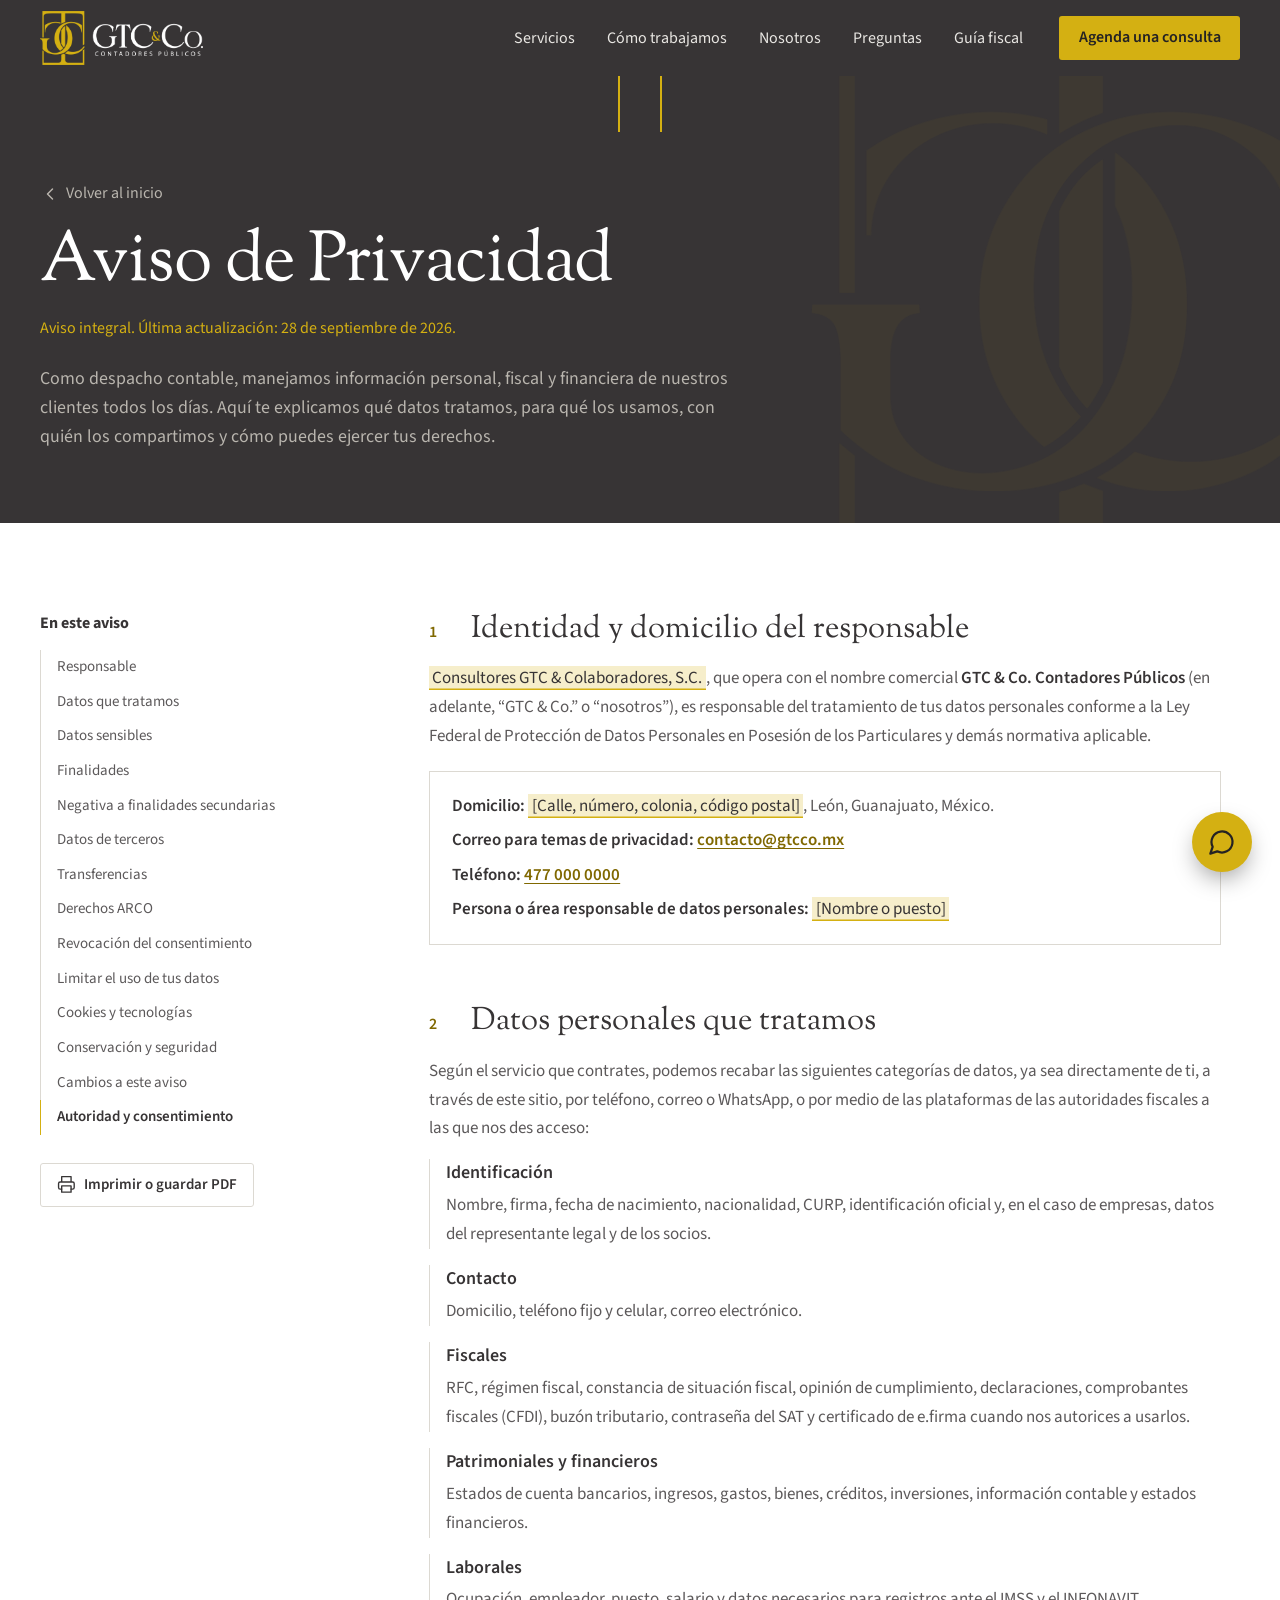
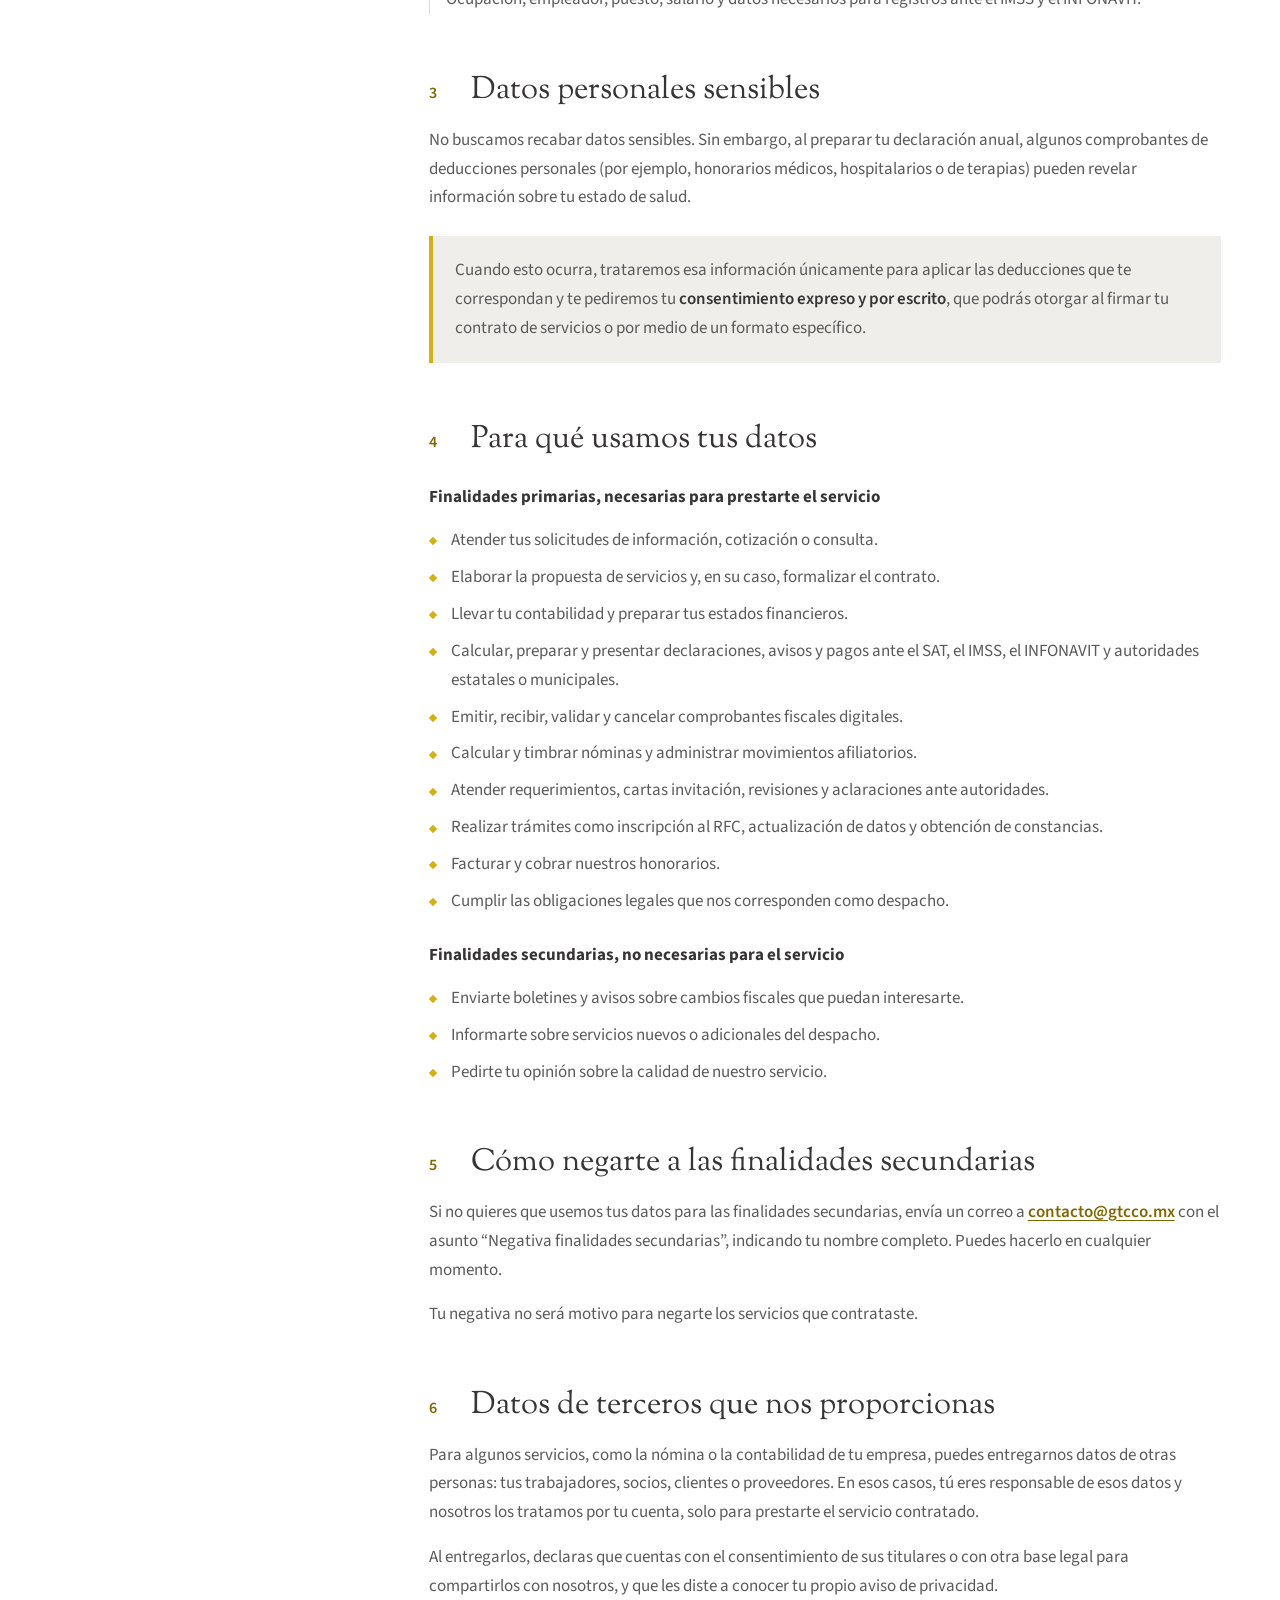
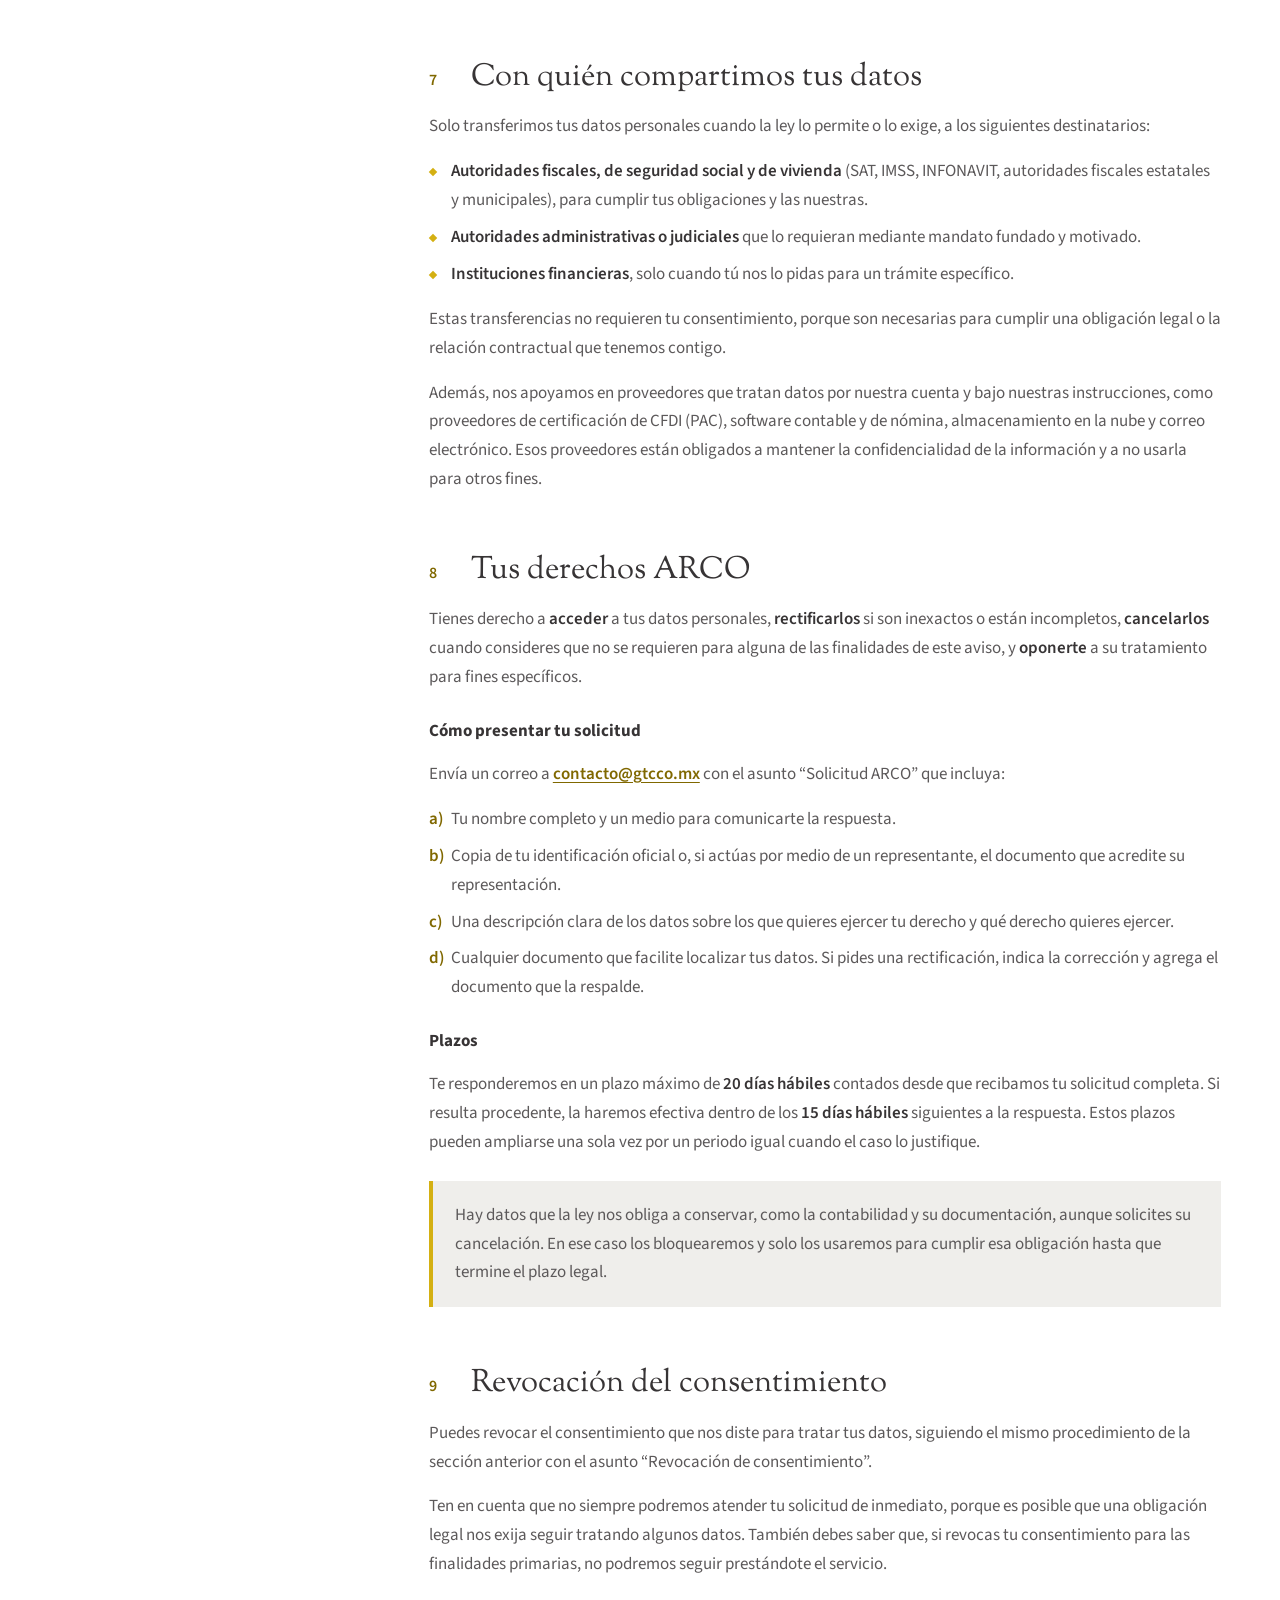
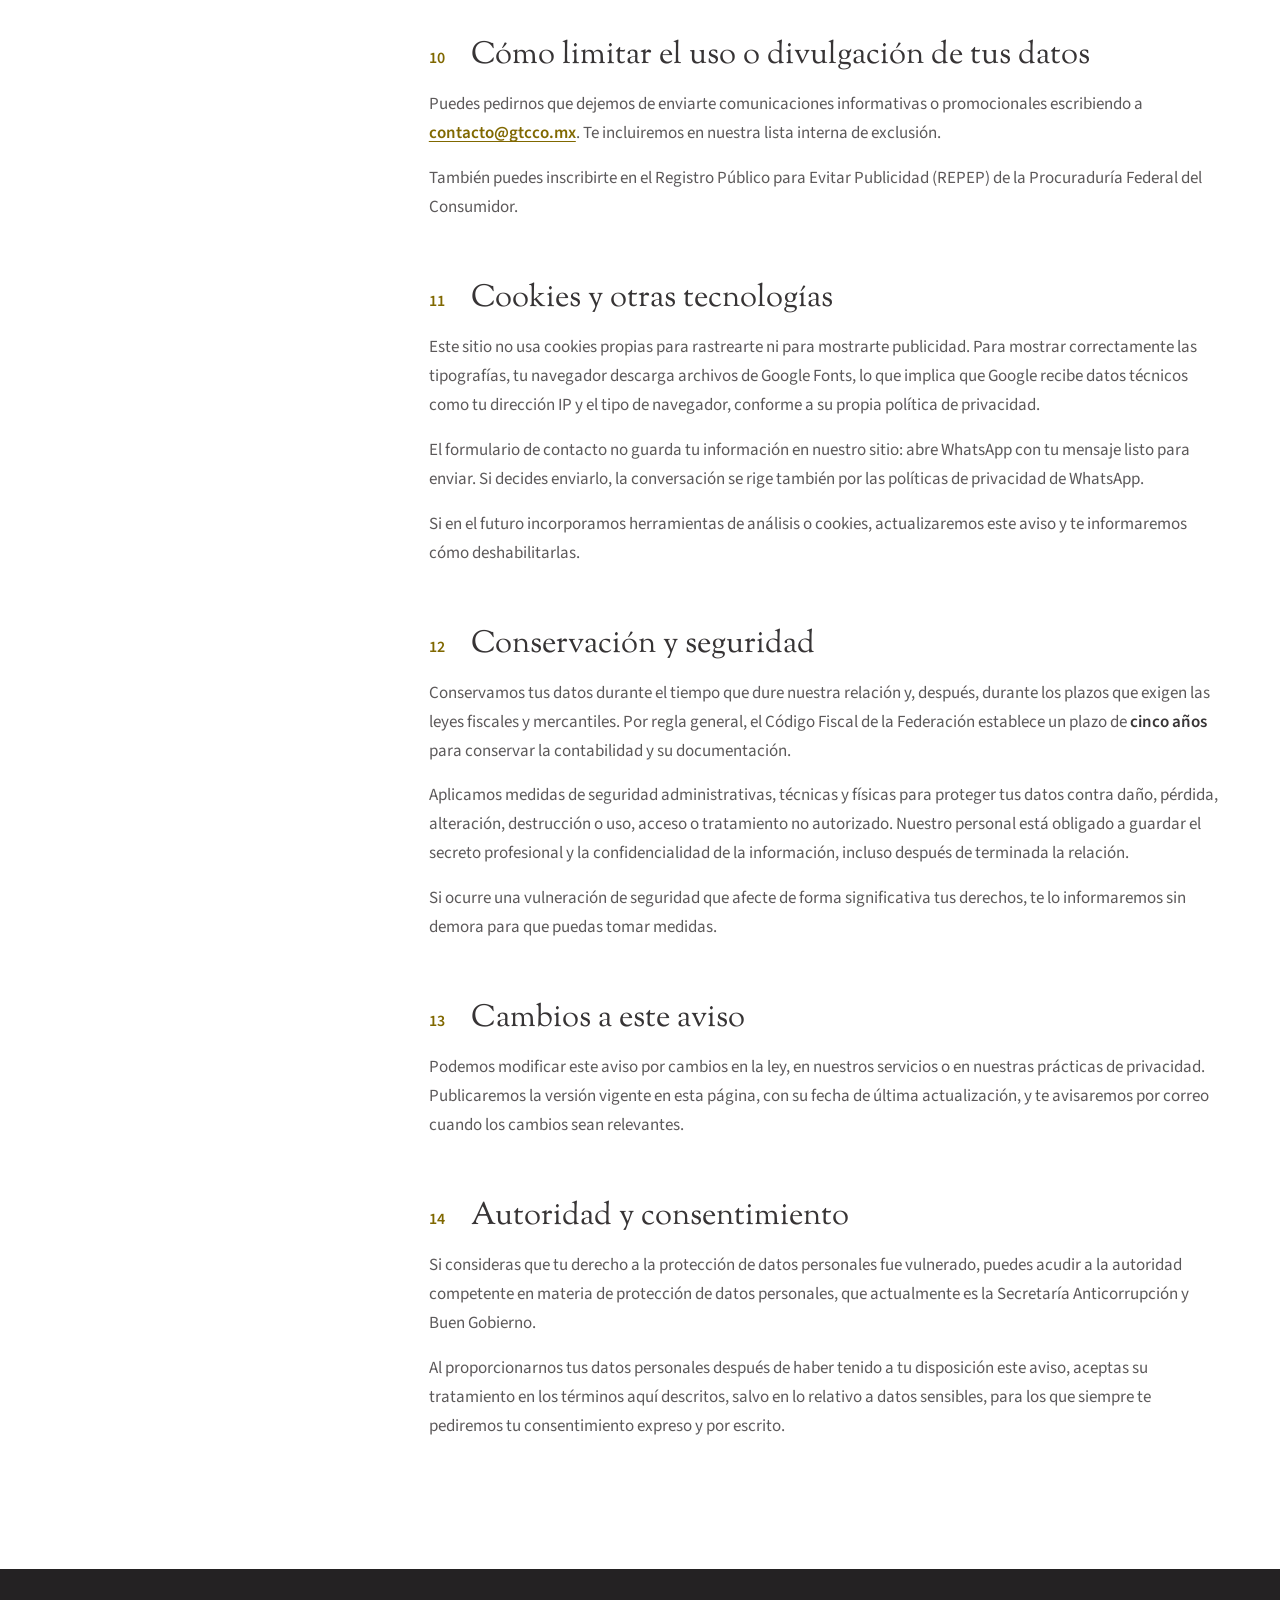
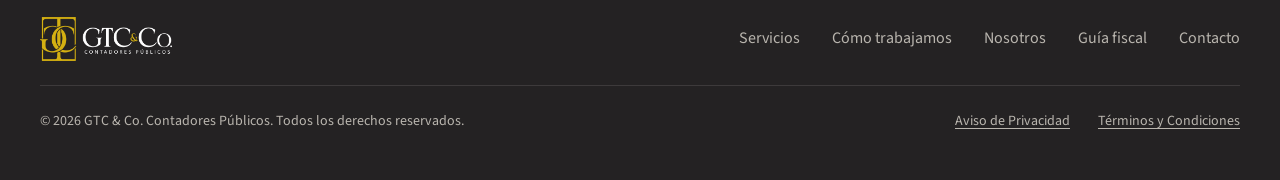
<file: sitio-web/aviso-de-privacidad.html>
<!doctype html>
<html lang="es-MX">
<head>
  <meta charset="utf-8">
  <meta name="viewport" content="width=device-width, initial-scale=1">
  <title>Aviso de Privacidad | GTC &amp; Co. Contadores Públicos</title>
  <meta name="description" content="Aviso integral de privacidad de GTC &amp; Co. Contadores Públicos: qué datos personales tratamos, para qué y cómo ejercer tus derechos ARCO.">
  <meta name="theme-color" content="#373435">
  <link rel="canonical" href="https://www.gtcco.mx/aviso-de-privacidad.html">
  <link rel="icon" type="image/png" href="assets/favicon.png">
  <link rel="apple-touch-icon" href="assets/apple-touch-icon.png">
  <link rel="preconnect" href="https://fonts.googleapis.com">
  <link rel="preconnect" href="https://fonts.gstatic.com" crossorigin>
  <link href="https://fonts.googleapis.com/css2?family=Sorts+Mill+Goudy:ital@0;1&family=Source+Sans+3:ital,wght@0,400;0,600;0,700;1,400&display=swap" rel="stylesheet">
  <link rel="stylesheet" href="styles.css">
</head>
<body>
  <a class="skip-link" href="#contenido">Saltar al contenido</a>

  <header class="site-header">
    <div class="wrap header-inner">
      <a class="brand" href="index.html" aria-label="GTC &amp; Co. Contadores Públicos, inicio">
        <img src="assets/logo-horizontal-blanco.png" alt="GTC &amp; Co. Contadores Públicos" width="1902" height="632">
      </a>
      <button class="nav-toggle" type="button" aria-expanded="false" aria-controls="menu">
        <span class="nav-toggle-bars" aria-hidden="true"></span>
        <span class="sr-only">Abrir menú</span>
      </button>
      <nav class="nav" id="menu" aria-label="Principal">
        <ul>
          <li><a href="index.html#servicios">Servicios</a></li>
          <li><a href="index.html#proceso">Cómo trabajamos</a></li>
          <li><a href="index.html#nosotros">Nosotros</a></li>
          <li><a href="index.html#preguntas">Preguntas</a></li>
          <li><a href="guia-fiscal.html">Guía fiscal</a></li>
        </ul>
        <a class="btn btn-gold btn-sm" href="index.html#contacto">Agenda una consulta</a>
      </nav>
    </div>
  </header>

  <main id="contenido">
    <section class="legal-hero" aria-labelledby="titulo">
      <img class="hero-mark" src="assets/isotipo.png" alt="" aria-hidden="true" width="524" height="632">
      <div class="wrap">
        <a class="back-link" href="index.html">
          <svg class="icon" viewBox="0 0 24 24" aria-hidden="true"><path d="m15 18-6-6 6-6"/></svg>
          Volver al inicio
        </a>
        <h1 id="titulo">Aviso de Privacidad</h1>
        <p class="legal-meta">Aviso integral. Última actualización: 28 de septiembre de 2026.</p>
        <p class="legal-intro">Como despacho contable, manejamos información personal, fiscal y financiera de nuestros clientes todos los días. Aquí te explicamos qué datos tratamos, para qué los usamos, con quién los compartimos y cómo puedes ejercer tus derechos.</p>
      </div>
    </section>

    <div class="legal-body">
      <div class="wrap legal-grid">
        <nav class="toc" aria-labelledby="toc-title">
          <h2 id="toc-title">En este aviso</h2>
          <ol>
            <li><a href="#responsable">Responsable</a></li>
            <li><a href="#datos">Datos que tratamos</a></li>
            <li><a href="#sensibles">Datos sensibles</a></li>
            <li><a href="#finalidades">Finalidades</a></li>
            <li><a href="#negativa">Negativa a finalidades secundarias</a></li>
            <li><a href="#terceros">Datos de terceros</a></li>
            <li><a href="#transferencias">Transferencias</a></li>
            <li><a href="#arco">Derechos ARCO</a></li>
            <li><a href="#revocacion">Revocación del consentimiento</a></li>
            <li><a href="#limitar">Limitar el uso de tus datos</a></li>
            <li><a href="#cookies">Cookies y tecnologías</a></li>
            <li><a href="#seguridad">Conservación y seguridad</a></li>
            <li><a href="#cambios">Cambios a este aviso</a></li>
            <li><a href="#autoridad">Autoridad y consentimiento</a></li>
          </ol>
          <button class="toc-print" type="button" onclick="window.print()">
            <svg class="icon" viewBox="0 0 24 24" aria-hidden="true"><path d="M6 9V2h12v7M6 18H4a2 2 0 0 1-2-2v-5a2 2 0 0 1 2-2h16a2 2 0 0 1 2 2v5a2 2 0 0 1-2 2h-2"/><rect x="6" y="14" width="12" height="8"/></svg>
            Imprimir o guardar PDF
          </button>
        </nav>

        <article class="legal-doc">
          <section id="responsable">
            <h2><span class="sec-num">1</span>Identidad y domicilio del responsable</h2>
            <p><span class="pendiente">Consultores GTC &amp; Colaboradores, S.C.</span>, que opera con el nombre comercial <strong>GTC &amp; Co. Contadores Públicos</strong> (en adelante, “GTC &amp; Co.” o “nosotros”), es responsable del tratamiento de tus datos personales conforme a la Ley Federal de Protección de Datos Personales en Posesión de los Particulares y demás normativa aplicable.</p>
            <div class="contact-card">
              <p><strong>Domicilio:</strong> <span class="pendiente">[Calle, número, colonia, código postal]</span>, León, Guanajuato, México.</p>
              <p><strong>Correo para temas de privacidad:</strong> <a href="mailto:contacto@gtcco.mx">contacto@gtcco.mx</a></p>
              <p><strong>Teléfono:</strong> <a href="tel:+524770000000">477 000 0000</a></p>
              <p><strong>Persona o área responsable de datos personales:</strong> <span class="pendiente">[Nombre o puesto]</span></p>
            </div>
          </section>

          <section id="datos">
            <h2><span class="sec-num">2</span>Datos personales que tratamos</h2>
            <p>Según el servicio que contrates, podemos recabar las siguientes categorías de datos, ya sea directamente de ti, a través de este sitio, por teléfono, correo o WhatsApp, o por medio de las plataformas de las autoridades fiscales a las que nos des acceso:</p>
            <dl>
              <div>
                <dt>Identificación</dt>
                <dd>Nombre, firma, fecha de nacimiento, nacionalidad, CURP, identificación oficial y, en el caso de empresas, datos del representante legal y de los socios.</dd>
              </div>
              <div>
                <dt>Contacto</dt>
                <dd>Domicilio, teléfono fijo y celular, correo electrónico.</dd>
              </div>
              <div>
                <dt>Fiscales</dt>
                <dd>RFC, régimen fiscal, constancia de situación fiscal, opinión de cumplimiento, declaraciones, comprobantes fiscales (CFDI), buzón tributario, contraseña del SAT y certificado de e.firma cuando nos autorices a usarlos.</dd>
              </div>
              <div>
                <dt>Patrimoniales y financieros</dt>
                <dd>Estados de cuenta bancarios, ingresos, gastos, bienes, créditos, inversiones, información contable y estados financieros.</dd>
              </div>
              <div>
                <dt>Laborales</dt>
                <dd>Ocupación, empleador, puesto, salario y datos necesarios para registros ante el IMSS y el INFONAVIT.</dd>
              </div>
            </dl>
          </section>

          <section id="sensibles">
            <h2><span class="sec-num">3</span>Datos personales sensibles</h2>
            <p>No buscamos recabar datos sensibles. Sin embargo, al preparar tu declaración anual, algunos comprobantes de deducciones personales (por ejemplo, honorarios médicos, hospitalarios o de terapias) pueden revelar información sobre tu estado de salud.</p>
            <div class="callout">
              <p>Cuando esto ocurra, trataremos esa información únicamente para aplicar las deducciones que te correspondan y te pediremos tu <strong>consentimiento expreso y por escrito</strong>, que podrás otorgar al firmar tu contrato de servicios o por medio de un formato específico.</p>
            </div>
          </section>

          <section id="finalidades">
            <h2><span class="sec-num">4</span>Para qué usamos tus datos</h2>
            <h3>Finalidades primarias, necesarias para prestarte el servicio</h3>
            <ul>
              <li>Atender tus solicitudes de información, cotización o consulta.</li>
              <li>Elaborar la propuesta de servicios y, en su caso, formalizar el contrato.</li>
              <li>Llevar tu contabilidad y preparar tus estados financieros.</li>
              <li>Calcular, preparar y presentar declaraciones, avisos y pagos ante el SAT, el IMSS, el INFONAVIT y autoridades estatales o municipales.</li>
              <li>Emitir, recibir, validar y cancelar comprobantes fiscales digitales.</li>
              <li>Calcular y timbrar nóminas y administrar movimientos afiliatorios.</li>
              <li>Atender requerimientos, cartas invitación, revisiones y aclaraciones ante autoridades.</li>
              <li>Realizar trámites como inscripción al RFC, actualización de datos y obtención de constancias.</li>
              <li>Facturar y cobrar nuestros honorarios.</li>
              <li>Cumplir las obligaciones legales que nos corresponden como despacho.</li>
            </ul>
            <h3>Finalidades secundarias, no necesarias para el servicio</h3>
            <ul>
              <li>Enviarte boletines y avisos sobre cambios fiscales que puedan interesarte.</li>
              <li>Informarte sobre servicios nuevos o adicionales del despacho.</li>
              <li>Pedirte tu opinión sobre la calidad de nuestro servicio.</li>
            </ul>
          </section>

          <section id="negativa">
            <h2><span class="sec-num">5</span>Cómo negarte a las finalidades secundarias</h2>
            <p>Si no quieres que usemos tus datos para las finalidades secundarias, envía un correo a <a href="mailto:contacto@gtcco.mx">contacto@gtcco.mx</a> con el asunto “Negativa finalidades secundarias”, indicando tu nombre completo. Puedes hacerlo en cualquier momento.</p>
            <p>Tu negativa no será motivo para negarte los servicios que contrataste.</p>
          </section>

          <section id="terceros">
            <h2><span class="sec-num">6</span>Datos de terceros que nos proporcionas</h2>
            <p>Para algunos servicios, como la nómina o la contabilidad de tu empresa, puedes entregarnos datos de otras personas: tus trabajadores, socios, clientes o proveedores. En esos casos, tú eres responsable de esos datos y nosotros los tratamos por tu cuenta, solo para prestarte el servicio contratado.</p>
            <p>Al entregarlos, declaras que cuentas con el consentimiento de sus titulares o con otra base legal para compartirlos con nosotros, y que les diste a conocer tu propio aviso de privacidad.</p>
          </section>

          <section id="transferencias">
            <h2><span class="sec-num">7</span>Con quién compartimos tus datos</h2>
            <p>Solo transferimos tus datos personales cuando la ley lo permite o lo exige, a los siguientes destinatarios:</p>
            <ul>
              <li><strong>Autoridades fiscales, de seguridad social y de vivienda</strong> (SAT, IMSS, INFONAVIT, autoridades fiscales estatales y municipales), para cumplir tus obligaciones y las nuestras.</li>
              <li><strong>Autoridades administrativas o judiciales</strong> que lo requieran mediante mandato fundado y motivado.</li>
              <li><strong>Instituciones financieras</strong>, solo cuando tú nos lo pidas para un trámite específico.</li>
            </ul>
            <p>Estas transferencias no requieren tu consentimiento, porque son necesarias para cumplir una obligación legal o la relación contractual que tenemos contigo.</p>
            <p>Además, nos apoyamos en proveedores que tratan datos por nuestra cuenta y bajo nuestras instrucciones, como proveedores de certificación de CFDI (PAC), software contable y de nómina, almacenamiento en la nube y correo electrónico. Esos proveedores están obligados a mantener la confidencialidad de la información y a no usarla para otros fines.</p>
          </section>

          <section id="arco">
            <h2><span class="sec-num">8</span>Tus derechos ARCO</h2>
            <p>Tienes derecho a <strong>acceder</strong> a tus datos personales, <strong>rectificarlos</strong> si son inexactos o están incompletos, <strong>cancelarlos</strong> cuando consideres que no se requieren para alguna de las finalidades de este aviso, y <strong>oponerte</strong> a su tratamiento para fines específicos.</p>
            <h3>Cómo presentar tu solicitud</h3>
            <p>Envía un correo a <a href="mailto:contacto@gtcco.mx">contacto@gtcco.mx</a> con el asunto “Solicitud ARCO” que incluya:</p>
            <ol class="plain">
              <li>Tu nombre completo y un medio para comunicarte la respuesta.</li>
              <li>Copia de tu identificación oficial o, si actúas por medio de un representante, el documento que acredite su representación.</li>
              <li>Una descripción clara de los datos sobre los que quieres ejercer tu derecho y qué derecho quieres ejercer.</li>
              <li>Cualquier documento que facilite localizar tus datos. Si pides una rectificación, indica la corrección y agrega el documento que la respalde.</li>
            </ol>
            <h3>Plazos</h3>
            <p>Te responderemos en un plazo máximo de <strong>20 días hábiles</strong> contados desde que recibamos tu solicitud completa. Si resulta procedente, la haremos efectiva dentro de los <strong>15 días hábiles</strong> siguientes a la respuesta. Estos plazos pueden ampliarse una sola vez por un periodo igual cuando el caso lo justifique.</p>
            <div class="callout">
              <p>Hay datos que la ley nos obliga a conservar, como la contabilidad y su documentación, aunque solicites su cancelación. En ese caso los bloquearemos y solo los usaremos para cumplir esa obligación hasta que termine el plazo legal.</p>
            </div>
          </section>

          <section id="revocacion">
            <h2><span class="sec-num">9</span>Revocación del consentimiento</h2>
            <p>Puedes revocar el consentimiento que nos diste para tratar tus datos, siguiendo el mismo procedimiento de la sección anterior con el asunto “Revocación de consentimiento”.</p>
            <p>Ten en cuenta que no siempre podremos atender tu solicitud de inmediato, porque es posible que una obligación legal nos exija seguir tratando algunos datos. También debes saber que, si revocas tu consentimiento para las finalidades primarias, no podremos seguir prestándote el servicio.</p>
          </section>

          <section id="limitar">
            <h2><span class="sec-num">10</span>Cómo limitar el uso o divulgación de tus datos</h2>
            <p>Puedes pedirnos que dejemos de enviarte comunicaciones informativas o promocionales escribiendo a <a href="mailto:contacto@gtcco.mx">contacto@gtcco.mx</a>. Te incluiremos en nuestra lista interna de exclusión.</p>
            <p>También puedes inscribirte en el Registro Público para Evitar Publicidad (REPEP) de la Procuraduría Federal del Consumidor.</p>
          </section>

          <section id="cookies">
            <h2><span class="sec-num">11</span>Cookies y otras tecnologías</h2>
            <p>Este sitio no usa cookies propias para rastrearte ni para mostrarte publicidad. Para mostrar correctamente las tipografías, tu navegador descarga archivos de Google Fonts, lo que implica que Google recibe datos técnicos como tu dirección IP y el tipo de navegador, conforme a su propia política de privacidad.</p>
            <p>El formulario de contacto no guarda tu información en nuestro sitio: abre WhatsApp con tu mensaje listo para enviar. Si decides enviarlo, la conversación se rige también por las políticas de privacidad de WhatsApp.</p>
            <p>Si en el futuro incorporamos herramientas de análisis o cookies, actualizaremos este aviso y te informaremos cómo deshabilitarlas.</p>
          </section>

          <section id="seguridad">
            <h2><span class="sec-num">12</span>Conservación y seguridad</h2>
            <p>Conservamos tus datos durante el tiempo que dure nuestra relación y, después, durante los plazos que exigen las leyes fiscales y mercantiles. Por regla general, el Código Fiscal de la Federación establece un plazo de <strong>cinco años</strong> para conservar la contabilidad y su documentación.</p>
            <p>Aplicamos medidas de seguridad administrativas, técnicas y físicas para proteger tus datos contra daño, pérdida, alteración, destrucción o uso, acceso o tratamiento no autorizado. Nuestro personal está obligado a guardar el secreto profesional y la confidencialidad de la información, incluso después de terminada la relación.</p>
            <p>Si ocurre una vulneración de seguridad que afecte de forma significativa tus derechos, te lo informaremos sin demora para que puedas tomar medidas.</p>
          </section>

          <section id="cambios">
            <h2><span class="sec-num">13</span>Cambios a este aviso</h2>
            <p>Podemos modificar este aviso por cambios en la ley, en nuestros servicios o en nuestras prácticas de privacidad. Publicaremos la versión vigente en esta página, con su fecha de última actualización, y te avisaremos por correo cuando los cambios sean relevantes.</p>
          </section>

          <section id="autoridad">
            <h2><span class="sec-num">14</span>Autoridad y consentimiento</h2>
            <p>Si consideras que tu derecho a la protección de datos personales fue vulnerado, puedes acudir a la autoridad competente en materia de protección de datos personales, que actualmente es la Secretaría Anticorrupción y Buen Gobierno.</p>
            <p>Al proporcionarnos tus datos personales después de haber tenido a tu disposición este aviso, aceptas su tratamiento en los términos aquí descritos, salvo en lo relativo a datos sensibles, para los que siempre te pediremos tu consentimiento expreso y por escrito.</p>
          </section>
        </article>
      </div>
    </div>
  </main>

  <footer class="site-footer">
    <div class="wrap footer-inner">
      <img class="footer-logo" src="assets/logo-horizontal-blanco.png" alt="GTC &amp; Co. Contadores Públicos" width="1902" height="632" loading="lazy">
      <nav aria-label="Pie de página">
        <ul>
          <li><a href="index.html#servicios">Servicios</a></li>
          <li><a href="index.html#proceso">Cómo trabajamos</a></li>
          <li><a href="index.html#nosotros">Nosotros</a></li>
          <li><a href="guia-fiscal.html">Guía fiscal</a></li>
          <li><a href="index.html#contacto">Contacto</a></li>
        </ul>
      </nav>
      <div class="footer-legal">
        <p>© <span id="year">2026</span> GTC &amp; Co. Contadores Públicos. Todos los derechos reservados.</p>
        <ul>
          <li><a href="aviso-de-privacidad.html" aria-current="page">Aviso de Privacidad</a></li>
          <li><a href="terminos-y-condiciones.html">Términos y Condiciones</a></li>
        </ul>
      </div>
    </div>
  </footer>

  <a class="wa-float js-wa" href="#" data-wa-text="Hola, tengo una pregunta sobre su aviso de privacidad." aria-label="Escríbenos por WhatsApp">
    <svg viewBox="0 0 24 24" aria-hidden="true"><path d="M7.9 20A9 9 0 1 0 4 16.1L2 22Z"/></svg>
  </a>

  <script src="script.js"></script>
</body>
</html>
</file>
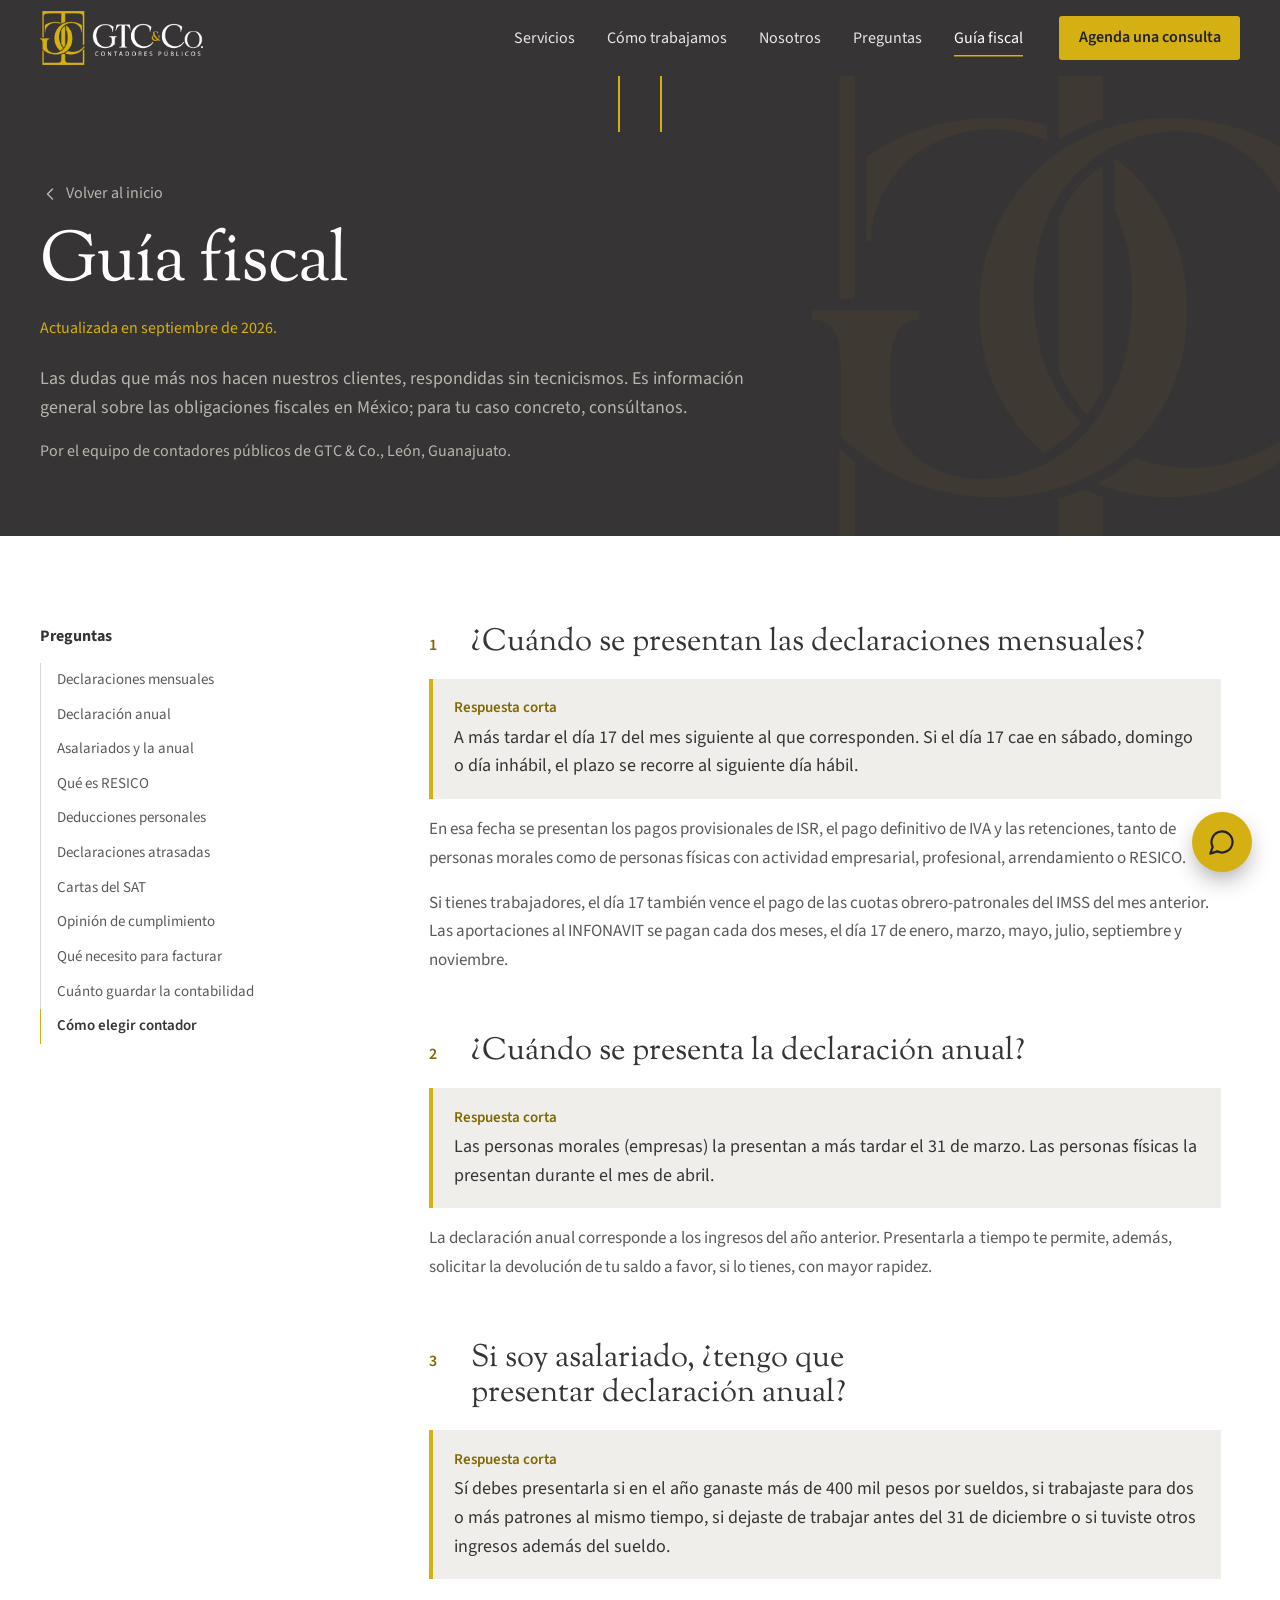
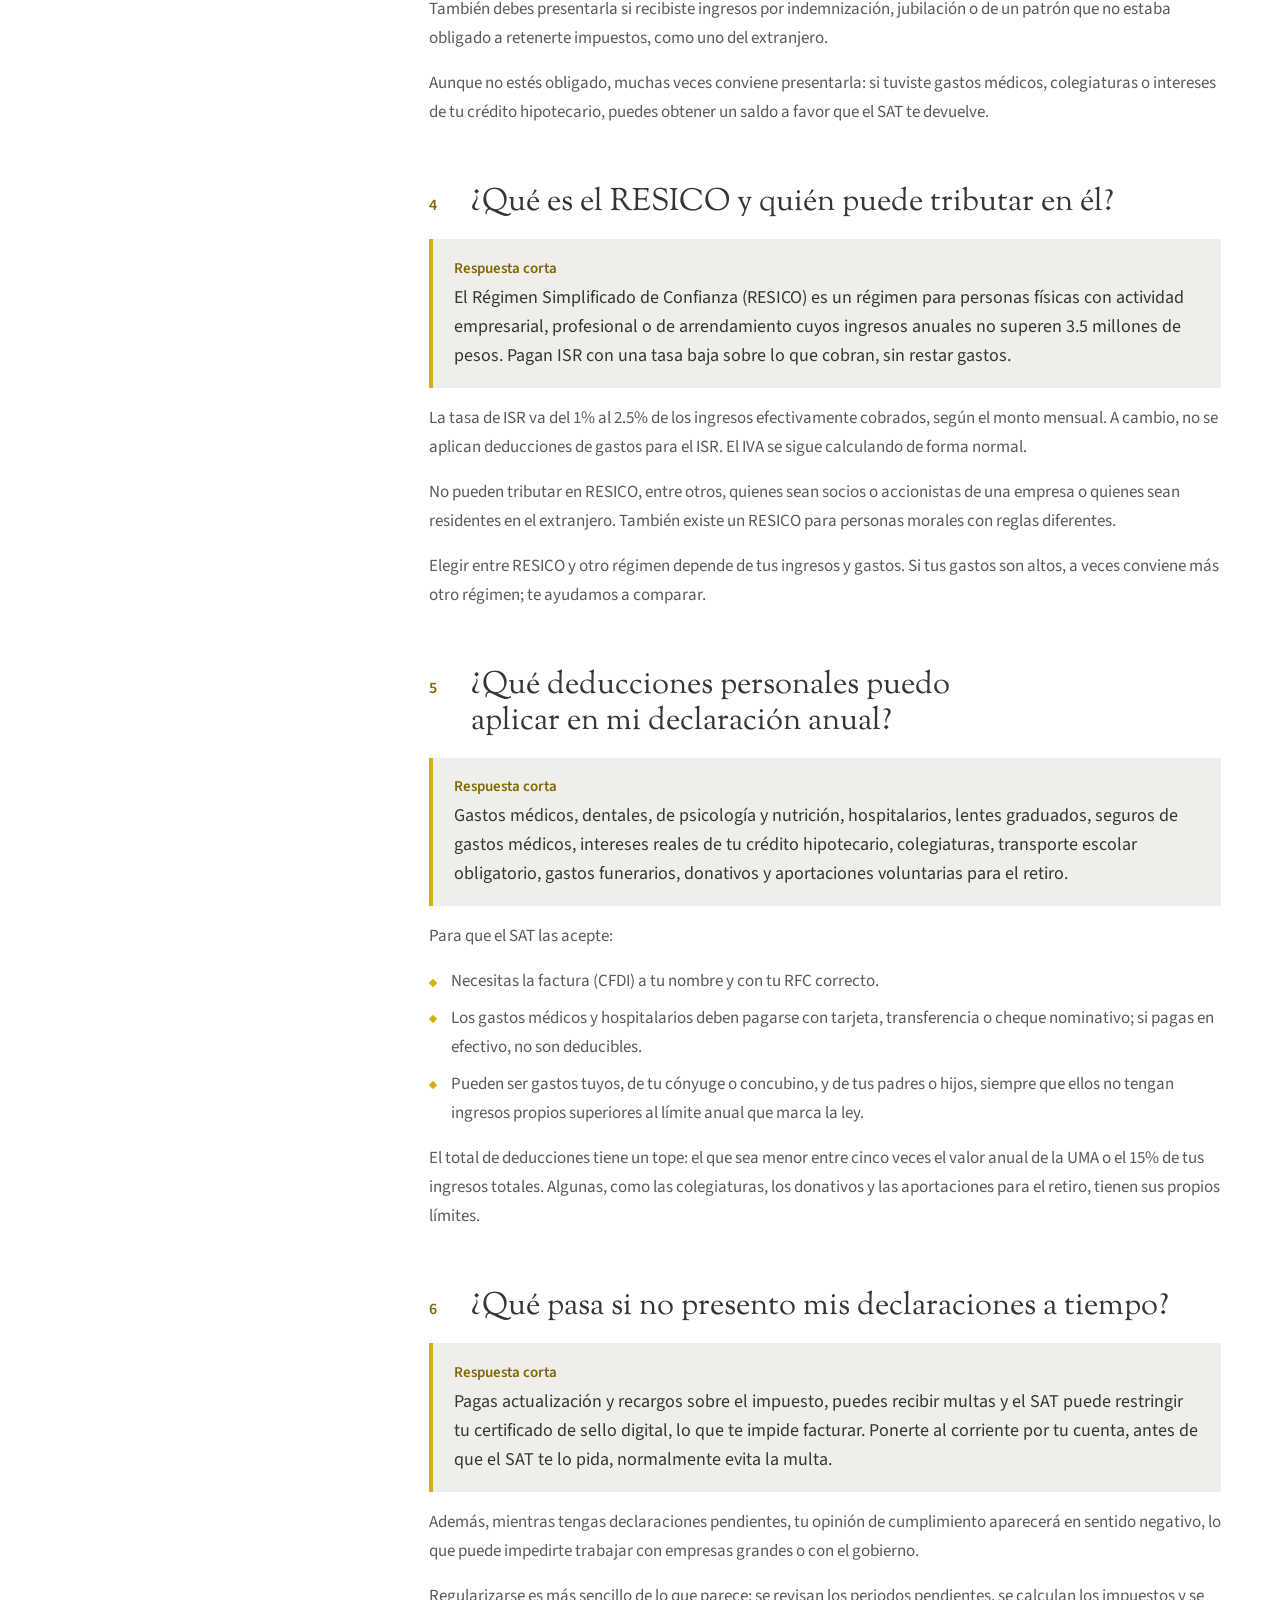
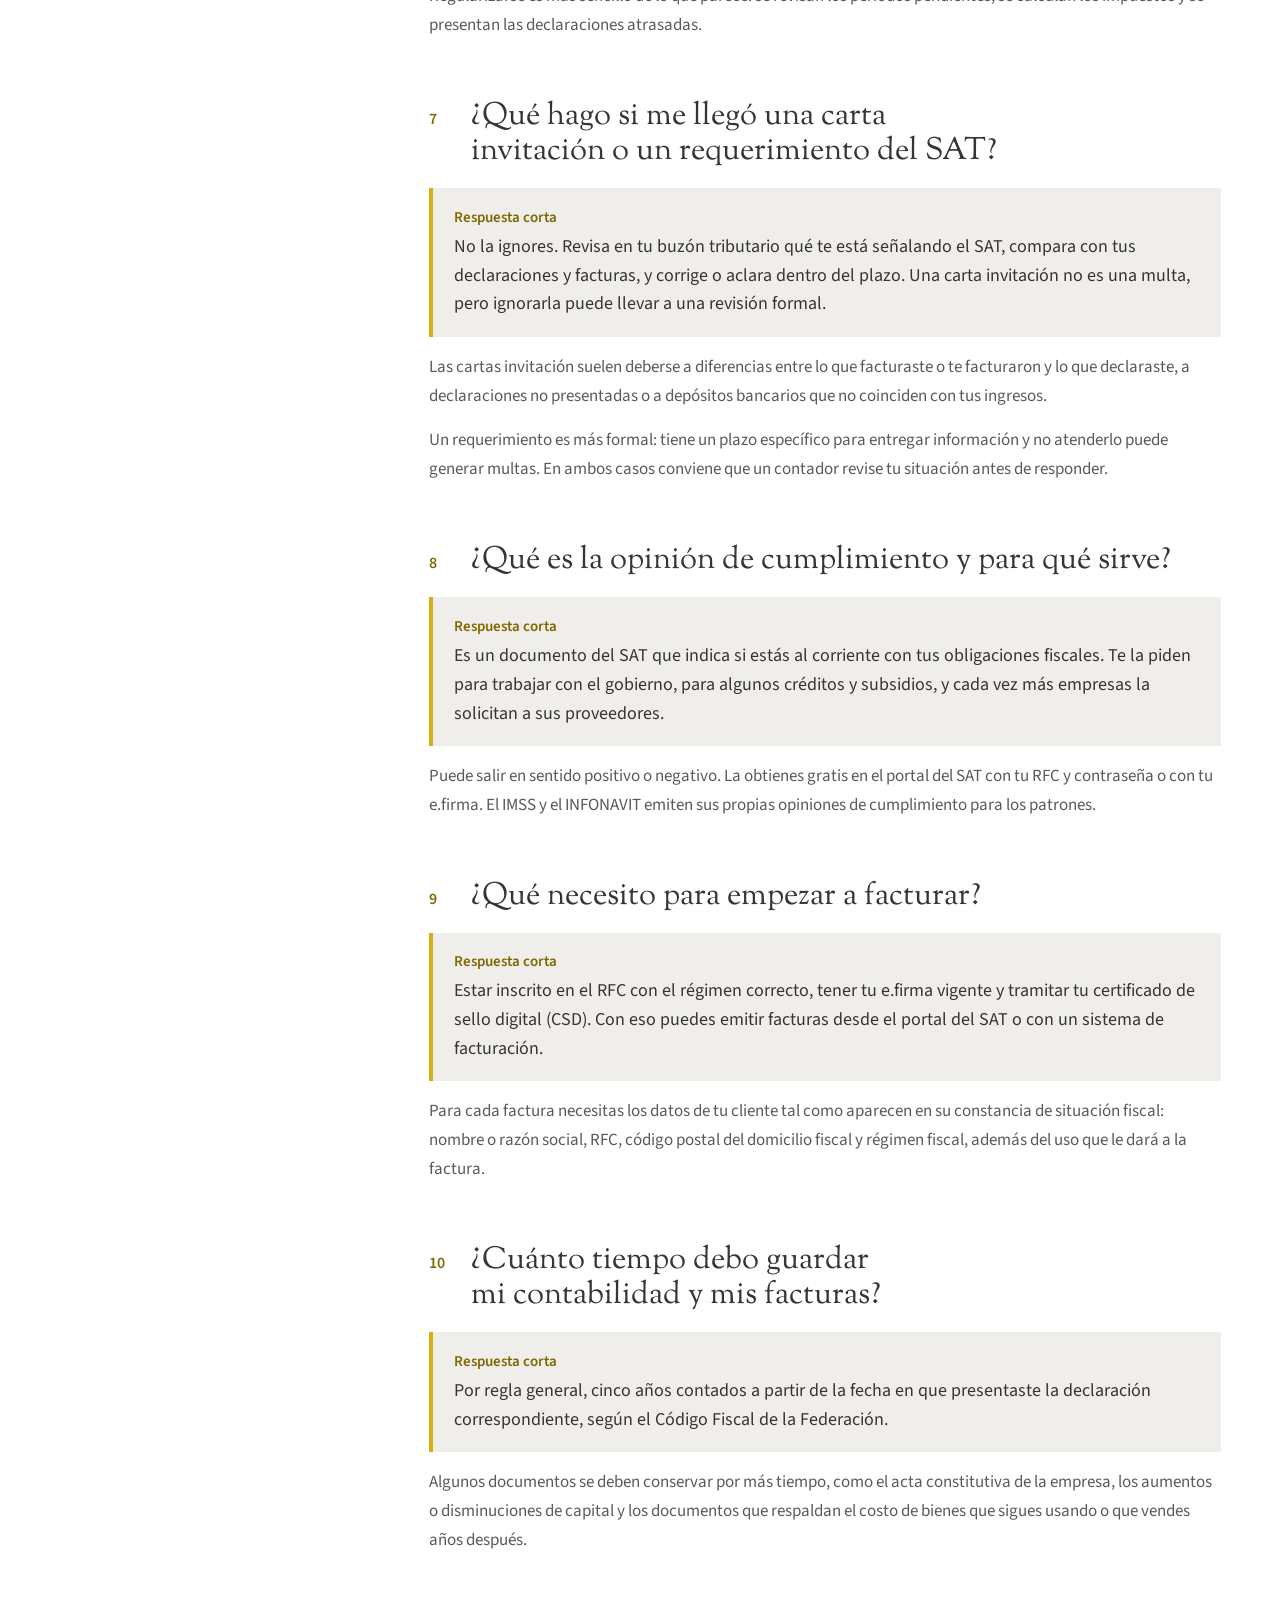
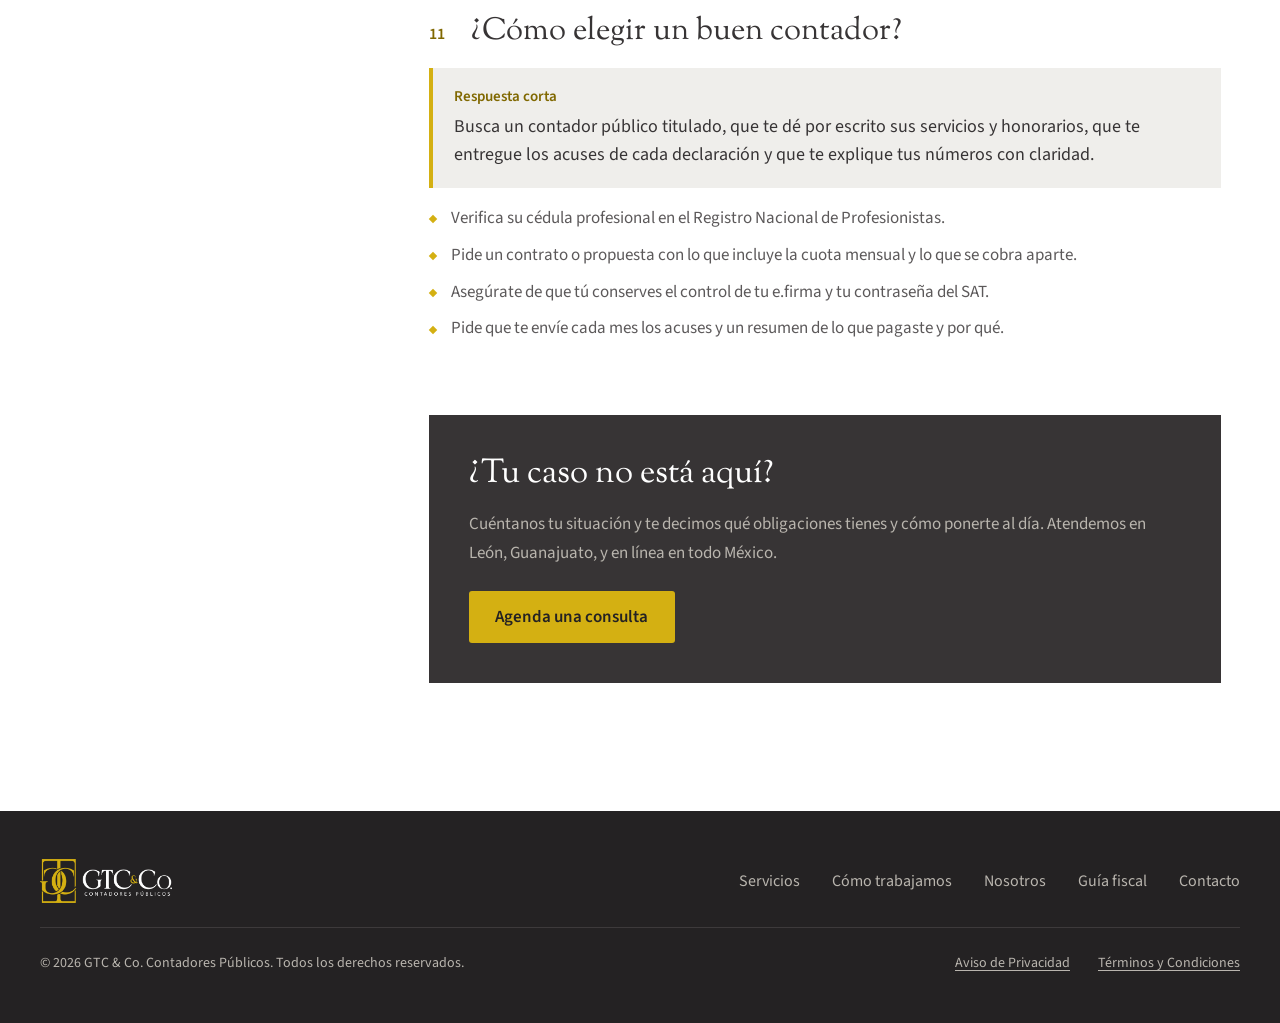
<file: sitio-web/guia-fiscal.html>
<!doctype html>
<html lang="es-MX">
<head>
  <meta charset="utf-8">
  <meta name="viewport" content="width=device-width, initial-scale=1">
  <title>Guía fiscal: fechas, declaraciones, RESICO y deducciones | GTC &amp; Co. Contadores Públicos</title>
  <meta name="description" content="Respuestas claras a las dudas fiscales más comunes en México: cuándo se presentan las declaraciones, quién debe hacer la anual, qué es RESICO, qué deducciones aplicar y qué hacer si te llega una carta del SAT.">
  <meta name="theme-color" content="#373435">
  <link rel="canonical" href="https://www.gtcco.mx/guia-fiscal.html">
  <meta property="og:type" content="article">
  <meta property="og:url" content="https://www.gtcco.mx/guia-fiscal.html">
  <meta property="og:title" content="Guía fiscal de GTC &amp; Co. Contadores Públicos">
  <meta property="og:description" content="Fechas, declaraciones, RESICO, deducciones y cartas del SAT explicados sin tecnicismos.">
  <meta property="og:image" content="https://www.gtcco.mx/assets/logo-horizontal.png">
  <meta property="og:locale" content="es_MX">
  <link rel="icon" type="image/png" href="assets/favicon.png">
  <link rel="apple-touch-icon" href="assets/apple-touch-icon.png">
  <link rel="preconnect" href="https://fonts.googleapis.com">
  <link rel="preconnect" href="https://fonts.gstatic.com" crossorigin>
  <link href="https://fonts.googleapis.com/css2?family=Sorts+Mill+Goudy:ital@0;1&family=Source+Sans+3:ital,wght@0,400;0,600;0,700;1,400&display=swap" rel="stylesheet">
  <link rel="stylesheet" href="styles.css">
  <script type="application/ld+json">
{
  "@context": "https://schema.org",
  "@graph": [
    {
      "@type": "Article",
      "@id": "https://www.gtcco.mx/guia-fiscal.html#articulo",
      "headline": "Guía fiscal: fechas, declaraciones, RESICO y deducciones",
      "description": "Respuestas claras a las dudas fiscales más comunes en México.",
      "inLanguage": "es-MX",
      "datePublished": "2026-09-28",
      "dateModified": "2026-09-28",
      "author": {
        "@id": "https://www.gtcco.mx/#despacho"
      },
      "publisher": {
        "@id": "https://www.gtcco.mx/#despacho"
      },
      "mainEntityOfPage": "https://www.gtcco.mx/guia-fiscal.html",
      "about": [
        "Impuestos en México",
        "SAT",
        "Declaración anual",
        "RESICO",
        "Deducciones personales"
      ]
    },
    {
      "@type": "AccountingService",
      "@id": "https://www.gtcco.mx/#despacho",
      "name": "GTC & Co. Contadores Públicos",
      "url": "https://www.gtcco.mx/",
      "address": {
        "@type": "PostalAddress",
        "addressLocality": "León",
        "addressRegion": "Guanajuato",
        "addressCountry": "MX"
      }
    },
    {
      "@type": "FAQPage",
      "@id": "https://www.gtcco.mx/guia-fiscal.html#preguntas",
      "mainEntity": [
        {
          "@type": "Question",
          "name": "¿Cuándo se presentan las declaraciones mensuales?",
          "acceptedAnswer": {
            "@type": "Answer",
            "text": "A más tardar el día 17 del mes siguiente al que corresponden. Si el día 17 cae en sábado, domingo o día inhábil, el plazo se recorre al siguiente día hábil."
          }
        },
        {
          "@type": "Question",
          "name": "¿Cuándo se presenta la declaración anual?",
          "acceptedAnswer": {
            "@type": "Answer",
            "text": "Las personas morales (empresas) la presentan a más tardar el 31 de marzo. Las personas físicas la presentan durante el mes de abril."
          }
        },
        {
          "@type": "Question",
          "name": "Si soy asalariado, ¿tengo que presentar declaración anual?",
          "acceptedAnswer": {
            "@type": "Answer",
            "text": "Sí debes presentarla si en el año ganaste más de 400 mil pesos por sueldos, si trabajaste para dos o más patrones al mismo tiempo, si dejaste de trabajar antes del 31 de diciembre o si tuviste otros ingresos además del sueldo."
          }
        },
        {
          "@type": "Question",
          "name": "¿Qué es el RESICO y quién puede tributar en él?",
          "acceptedAnswer": {
            "@type": "Answer",
            "text": "El Régimen Simplificado de Confianza (RESICO) es un régimen para personas físicas con actividad empresarial, profesional o de arrendamiento cuyos ingresos anuales no superen 3.5 millones de pesos. Pagan ISR con una tasa baja sobre lo que cobran, sin restar gastos."
          }
        },
        {
          "@type": "Question",
          "name": "¿Qué deducciones personales puedo aplicar en mi declaración anual?",
          "acceptedAnswer": {
            "@type": "Answer",
            "text": "Gastos médicos, dentales, de psicología y nutrición, hospitalarios, lentes graduados, seguros de gastos médicos, intereses reales de tu crédito hipotecario, colegiaturas, transporte escolar obligatorio, gastos funerarios, donativos y aportaciones voluntarias para el retiro."
          }
        },
        {
          "@type": "Question",
          "name": "¿Qué pasa si no presento mis declaraciones a tiempo?",
          "acceptedAnswer": {
            "@type": "Answer",
            "text": "Pagas actualización y recargos sobre el impuesto, puedes recibir multas y el SAT puede restringir tu certificado de sello digital, lo que te impide facturar. Ponerte al corriente por tu cuenta, antes de que el SAT te lo pida, normalmente evita la multa."
          }
        },
        {
          "@type": "Question",
          "name": "¿Qué hago si me llegó una carta invitación o un requerimiento del SAT?",
          "acceptedAnswer": {
            "@type": "Answer",
            "text": "No la ignores. Revisa en tu buzón tributario qué te está señalando el SAT, compara con tus declaraciones y facturas, y corrige o aclara dentro del plazo. Una carta invitación no es una multa, pero ignorarla puede llevar a una revisión formal."
          }
        },
        {
          "@type": "Question",
          "name": "¿Qué es la opinión de cumplimiento y para qué sirve?",
          "acceptedAnswer": {
            "@type": "Answer",
            "text": "Es un documento del SAT que indica si estás al corriente con tus obligaciones fiscales. Te la piden para trabajar con el gobierno, para algunos créditos y subsidios, y cada vez más empresas la solicitan a sus proveedores."
          }
        },
        {
          "@type": "Question",
          "name": "¿Qué necesito para empezar a facturar?",
          "acceptedAnswer": {
            "@type": "Answer",
            "text": "Estar inscrito en el RFC con el régimen correcto, tener tu e.firma vigente y tramitar tu certificado de sello digital (CSD). Con eso puedes emitir facturas desde el portal del SAT o con un sistema de facturación."
          }
        },
        {
          "@type": "Question",
          "name": "¿Cuánto tiempo debo guardar mi contabilidad y mis facturas?",
          "acceptedAnswer": {
            "@type": "Answer",
            "text": "Por regla general, cinco años contados a partir de la fecha en que presentaste la declaración correspondiente, según el Código Fiscal de la Federación."
          }
        },
        {
          "@type": "Question",
          "name": "¿Cómo elegir un buen contador?",
          "acceptedAnswer": {
            "@type": "Answer",
            "text": "Busca un contador público titulado, que te dé por escrito sus servicios y honorarios, que te entregue los acuses de cada declaración y que te explique tus números con claridad."
          }
        }
      ]
    },
    {
      "@type": "BreadcrumbList",
      "itemListElement": [
        {
          "@type": "ListItem",
          "position": 1,
          "name": "Inicio",
          "item": "https://www.gtcco.mx/"
        },
        {
          "@type": "ListItem",
          "position": 2,
          "name": "Guía fiscal",
          "item": "https://www.gtcco.mx/guia-fiscal.html"
        }
      ]
    }
  ]
}
  </script>
</head>
<body>
  <a class="skip-link" href="#contenido">Saltar al contenido</a>

  <header class="site-header">
    <div class="wrap header-inner">
      <a class="brand" href="index.html" aria-label="GTC &amp; Co. Contadores Públicos, inicio">
        <img src="assets/logo-horizontal-blanco.png" alt="GTC &amp; Co. Contadores Públicos" width="1902" height="632">
      </a>
      <button class="nav-toggle" type="button" aria-expanded="false" aria-controls="menu">
        <span class="nav-toggle-bars" aria-hidden="true"></span>
        <span class="sr-only">Abrir menú</span>
      </button>
      <nav class="nav" id="menu" aria-label="Principal">
        <ul>
          <li><a href="index.html#servicios">Servicios</a></li>
          <li><a href="index.html#proceso">Cómo trabajamos</a></li>
          <li><a href="index.html#nosotros">Nosotros</a></li>
          <li><a href="index.html#preguntas">Preguntas</a></li>
          <li><a href="guia-fiscal.html" aria-current="page">Guía fiscal</a></li>
        </ul>
        <a class="btn btn-gold btn-sm" href="index.html#contacto">Agenda una consulta</a>
      </nav>
    </div>
  </header>

  <main id="contenido">
    <section class="legal-hero" aria-labelledby="titulo">
      <img class="hero-mark" src="assets/isotipo.png" alt="" aria-hidden="true" width="524" height="632">
      <div class="wrap">
        <a class="back-link" href="index.html">
          <svg class="icon" viewBox="0 0 24 24" aria-hidden="true"><path d="m15 18-6-6 6-6"/></svg>
          Volver al inicio
        </a>
        <h1 id="titulo">Guía fiscal</h1>
        <p class="legal-meta">Actualizada en septiembre de 2026.</p>
        <p class="legal-intro">Las dudas que más nos hacen nuestros clientes, respondidas sin tecnicismos. Es información general sobre las obligaciones fiscales en México; para tu caso concreto, consúltanos.</p>
        <p class="guide-byline">Por el equipo de contadores públicos de GTC &amp; Co., León, Guanajuato.</p>
      </div>
    </section>

    <div class="legal-body">
      <div class="wrap legal-grid">
        <nav class="toc" aria-labelledby="toc-title">
          <h2 id="toc-title">Preguntas</h2>
          <ol>
            <li><a href="#declaraciones-mensuales">Declaraciones mensuales</a></li>
            <li><a href="#declaracion-anual">Declaración anual</a></li>
            <li><a href="#asalariados">Asalariados y la anual</a></li>
            <li><a href="#resico">Qué es RESICO</a></li>
            <li><a href="#deducciones">Deducciones personales</a></li>
            <li><a href="#declaraciones-atrasadas">Declaraciones atrasadas</a></li>
            <li><a href="#carta-invitacion">Cartas del SAT</a></li>
            <li><a href="#opinion-cumplimiento">Opinión de cumplimiento</a></li>
            <li><a href="#facturar">Qué necesito para facturar</a></li>
            <li><a href="#conservar">Cuánto guardar la contabilidad</a></li>
            <li><a href="#elegir-contador">Cómo elegir contador</a></li>
          </ol>
        </nav>

        <article class="legal-doc">
          <section id="declaraciones-mensuales">
            <h2><span class="sec-num">1</span>¿Cuándo se presentan las declaraciones mensuales?</h2>
            <p class="answer-short"><strong>Respuesta corta</strong>A más tardar el día 17 del mes siguiente al que corresponden. Si el día 17 cae en sábado, domingo o día inhábil, el plazo se recorre al siguiente día hábil.</p>
            <p>En esa fecha se presentan los pagos provisionales de ISR, el pago definitivo de IVA y las retenciones, tanto de personas morales como de personas físicas con actividad empresarial, profesional, arrendamiento o RESICO.</p>
            <p>Si tienes trabajadores, el día 17 también vence el pago de las cuotas obrero-patronales del IMSS del mes anterior. Las aportaciones al INFONAVIT se pagan cada dos meses, el día 17 de enero, marzo, mayo, julio, septiembre y noviembre.</p>
          </section>

          <section id="declaracion-anual">
            <h2><span class="sec-num">2</span>¿Cuándo se presenta la declaración anual?</h2>
            <p class="answer-short"><strong>Respuesta corta</strong>Las personas morales (empresas) la presentan a más tardar el 31 de marzo. Las personas físicas la presentan durante el mes de abril.</p>
            <p>La declaración anual corresponde a los ingresos del año anterior. Presentarla a tiempo te permite, además, solicitar la devolución de tu saldo a favor, si lo tienes, con mayor rapidez.</p>
          </section>

          <section id="asalariados">
            <h2><span class="sec-num">3</span>Si soy asalariado, ¿tengo que presentar declaración anual?</h2>
            <p class="answer-short"><strong>Respuesta corta</strong>Sí debes presentarla si en el año ganaste más de 400 mil pesos por sueldos, si trabajaste para dos o más patrones al mismo tiempo, si dejaste de trabajar antes del 31 de diciembre o si tuviste otros ingresos además del sueldo.</p>
            <p>También debes presentarla si recibiste ingresos por indemnización, jubilación o de un patrón que no estaba obligado a retenerte impuestos, como uno del extranjero.</p>
            <p>Aunque no estés obligado, muchas veces conviene presentarla: si tuviste gastos médicos, colegiaturas o intereses de tu crédito hipotecario, puedes obtener un saldo a favor que el SAT te devuelve.</p>
          </section>

          <section id="resico">
            <h2><span class="sec-num">4</span>¿Qué es el RESICO y quién puede tributar en él?</h2>
            <p class="answer-short"><strong>Respuesta corta</strong>El Régimen Simplificado de Confianza (RESICO) es un régimen para personas físicas con actividad empresarial, profesional o de arrendamiento cuyos ingresos anuales no superen 3.5 millones de pesos. Pagan ISR con una tasa baja sobre lo que cobran, sin restar gastos.</p>
            <p>La tasa de ISR va del 1% al 2.5% de los ingresos efectivamente cobrados, según el monto mensual. A cambio, no se aplican deducciones de gastos para el ISR. El IVA se sigue calculando de forma normal.</p>
            <p>No pueden tributar en RESICO, entre otros, quienes sean socios o accionistas de una empresa o quienes sean residentes en el extranjero. También existe un RESICO para personas morales con reglas diferentes.</p>
            <p>Elegir entre RESICO y otro régimen depende de tus ingresos y gastos. Si tus gastos son altos, a veces conviene más otro régimen; te ayudamos a comparar.</p>
          </section>

          <section id="deducciones">
            <h2><span class="sec-num">5</span>¿Qué deducciones personales puedo aplicar en mi declaración anual?</h2>
            <p class="answer-short"><strong>Respuesta corta</strong>Gastos médicos, dentales, de psicología y nutrición, hospitalarios, lentes graduados, seguros de gastos médicos, intereses reales de tu crédito hipotecario, colegiaturas, transporte escolar obligatorio, gastos funerarios, donativos y aportaciones voluntarias para el retiro.</p>
            <p>Para que el SAT las acepte:</p>
            <ul>
              <li>Necesitas la factura (CFDI) a tu nombre y con tu RFC correcto.</li>
              <li>Los gastos médicos y hospitalarios deben pagarse con tarjeta, transferencia o cheque nominativo; si pagas en efectivo, no son deducibles.</li>
              <li>Pueden ser gastos tuyos, de tu cónyuge o concubino, y de tus padres o hijos, siempre que ellos no tengan ingresos propios superiores al límite anual que marca la ley.</li>
            </ul>
            <p>El total de deducciones tiene un tope: el que sea menor entre cinco veces el valor anual de la UMA o el 15% de tus ingresos totales. Algunas, como las colegiaturas, los donativos y las aportaciones para el retiro, tienen sus propios límites.</p>
          </section>

          <section id="declaraciones-atrasadas">
            <h2><span class="sec-num">6</span>¿Qué pasa si no presento mis declaraciones a tiempo?</h2>
            <p class="answer-short"><strong>Respuesta corta</strong>Pagas actualización y recargos sobre el impuesto, puedes recibir multas y el SAT puede restringir tu certificado de sello digital, lo que te impide facturar. Ponerte al corriente por tu cuenta, antes de que el SAT te lo pida, normalmente evita la multa.</p>
            <p>Además, mientras tengas declaraciones pendientes, tu opinión de cumplimiento aparecerá en sentido negativo, lo que puede impedirte trabajar con empresas grandes o con el gobierno.</p>
            <p>Regularizarse es más sencillo de lo que parece: se revisan los periodos pendientes, se calculan los impuestos y se presentan las declaraciones atrasadas.</p>
          </section>

          <section id="carta-invitacion">
            <h2><span class="sec-num">7</span>¿Qué hago si me llegó una carta invitación o un requerimiento del SAT?</h2>
            <p class="answer-short"><strong>Respuesta corta</strong>No la ignores. Revisa en tu buzón tributario qué te está señalando el SAT, compara con tus declaraciones y facturas, y corrige o aclara dentro del plazo. Una carta invitación no es una multa, pero ignorarla puede llevar a una revisión formal.</p>
            <p>Las cartas invitación suelen deberse a diferencias entre lo que facturaste o te facturaron y lo que declaraste, a declaraciones no presentadas o a depósitos bancarios que no coinciden con tus ingresos.</p>
            <p>Un requerimiento es más formal: tiene un plazo específico para entregar información y no atenderlo puede generar multas. En ambos casos conviene que un contador revise tu situación antes de responder.</p>
          </section>

          <section id="opinion-cumplimiento">
            <h2><span class="sec-num">8</span>¿Qué es la opinión de cumplimiento y para qué sirve?</h2>
            <p class="answer-short"><strong>Respuesta corta</strong>Es un documento del SAT que indica si estás al corriente con tus obligaciones fiscales. Te la piden para trabajar con el gobierno, para algunos créditos y subsidios, y cada vez más empresas la solicitan a sus proveedores.</p>
            <p>Puede salir en sentido positivo o negativo. La obtienes gratis en el portal del SAT con tu RFC y contraseña o con tu e.firma. El IMSS y el INFONAVIT emiten sus propias opiniones de cumplimiento para los patrones.</p>
          </section>

          <section id="facturar">
            <h2><span class="sec-num">9</span>¿Qué necesito para empezar a facturar?</h2>
            <p class="answer-short"><strong>Respuesta corta</strong>Estar inscrito en el RFC con el régimen correcto, tener tu e.firma vigente y tramitar tu certificado de sello digital (CSD). Con eso puedes emitir facturas desde el portal del SAT o con un sistema de facturación.</p>
            <p>Para cada factura necesitas los datos de tu cliente tal como aparecen en su constancia de situación fiscal: nombre o razón social, RFC, código postal del domicilio fiscal y régimen fiscal, además del uso que le dará a la factura.</p>
          </section>

          <section id="conservar">
            <h2><span class="sec-num">10</span>¿Cuánto tiempo debo guardar mi contabilidad y mis facturas?</h2>
            <p class="answer-short"><strong>Respuesta corta</strong>Por regla general, cinco años contados a partir de la fecha en que presentaste la declaración correspondiente, según el Código Fiscal de la Federación.</p>
            <p>Algunos documentos se deben conservar por más tiempo, como el acta constitutiva de la empresa, los aumentos o disminuciones de capital y los documentos que respaldan el costo de bienes que sigues usando o que vendes años después.</p>
          </section>

          <section id="elegir-contador">
            <h2><span class="sec-num">11</span>¿Cómo elegir un buen contador?</h2>
            <p class="answer-short"><strong>Respuesta corta</strong>Busca un contador público titulado, que te dé por escrito sus servicios y honorarios, que te entregue los acuses de cada declaración y que te explique tus números con claridad.</p>
            <ul>
              <li>Verifica su cédula profesional en el Registro Nacional de Profesionistas.</li>
              <li>Pide un contrato o propuesta con lo que incluye la cuota mensual y lo que se cobra aparte.</li>
              <li>Asegúrate de que tú conserves el control de tu e.firma y tu contraseña del SAT.</li>
              <li>Pide que te envíe cada mes los acuses y un resumen de lo que pagaste y por qué.</li>
            </ul>
          </section>

          <aside class="guide-cta" aria-labelledby="cta-title">
            <h2 id="cta-title">¿Tu caso no está aquí?</h2>
            <p>Cuéntanos tu situación y te decimos qué obligaciones tienes y cómo ponerte al día. Atendemos en León, Guanajuato, y en línea en todo México.</p>
            <a class="btn btn-gold" href="index.html#contacto">Agenda una consulta</a>
          </aside>
        </article>
      </div>
    </div>
  </main>

  <footer class="site-footer">
    <div class="wrap footer-inner">
      <img class="footer-logo" src="assets/logo-horizontal-blanco.png" alt="GTC &amp; Co. Contadores Públicos" width="1902" height="632" loading="lazy">
      <nav aria-label="Pie de página">
        <ul>
          <li><a href="index.html#servicios">Servicios</a></li>
          <li><a href="index.html#proceso">Cómo trabajamos</a></li>
          <li><a href="index.html#nosotros">Nosotros</a></li>
          <li><a href="guia-fiscal.html" aria-current="page">Guía fiscal</a></li>
          <li><a href="index.html#contacto">Contacto</a></li>
        </ul>
      </nav>
      <div class="footer-legal">
        <p>© <span id="year">2026</span> GTC &amp; Co. Contadores Públicos. Todos los derechos reservados.</p>
        <ul>
          <li><a href="aviso-de-privacidad.html">Aviso de Privacidad</a></li>
          <li><a href="terminos-y-condiciones.html">Términos y Condiciones</a></li>
        </ul>
      </div>
    </div>
  </footer>

  <a class="wa-float js-wa" href="#" data-wa-text="Hola, leí su guía fiscal y tengo una duda:" aria-label="Escríbenos por WhatsApp">
    <svg viewBox="0 0 24 24" aria-hidden="true"><path d="M7.9 20A9 9 0 1 0 4 16.1L2 22Z"/></svg>
  </a>

  <script src="script.js"></script>
</body>
</html>
</file>
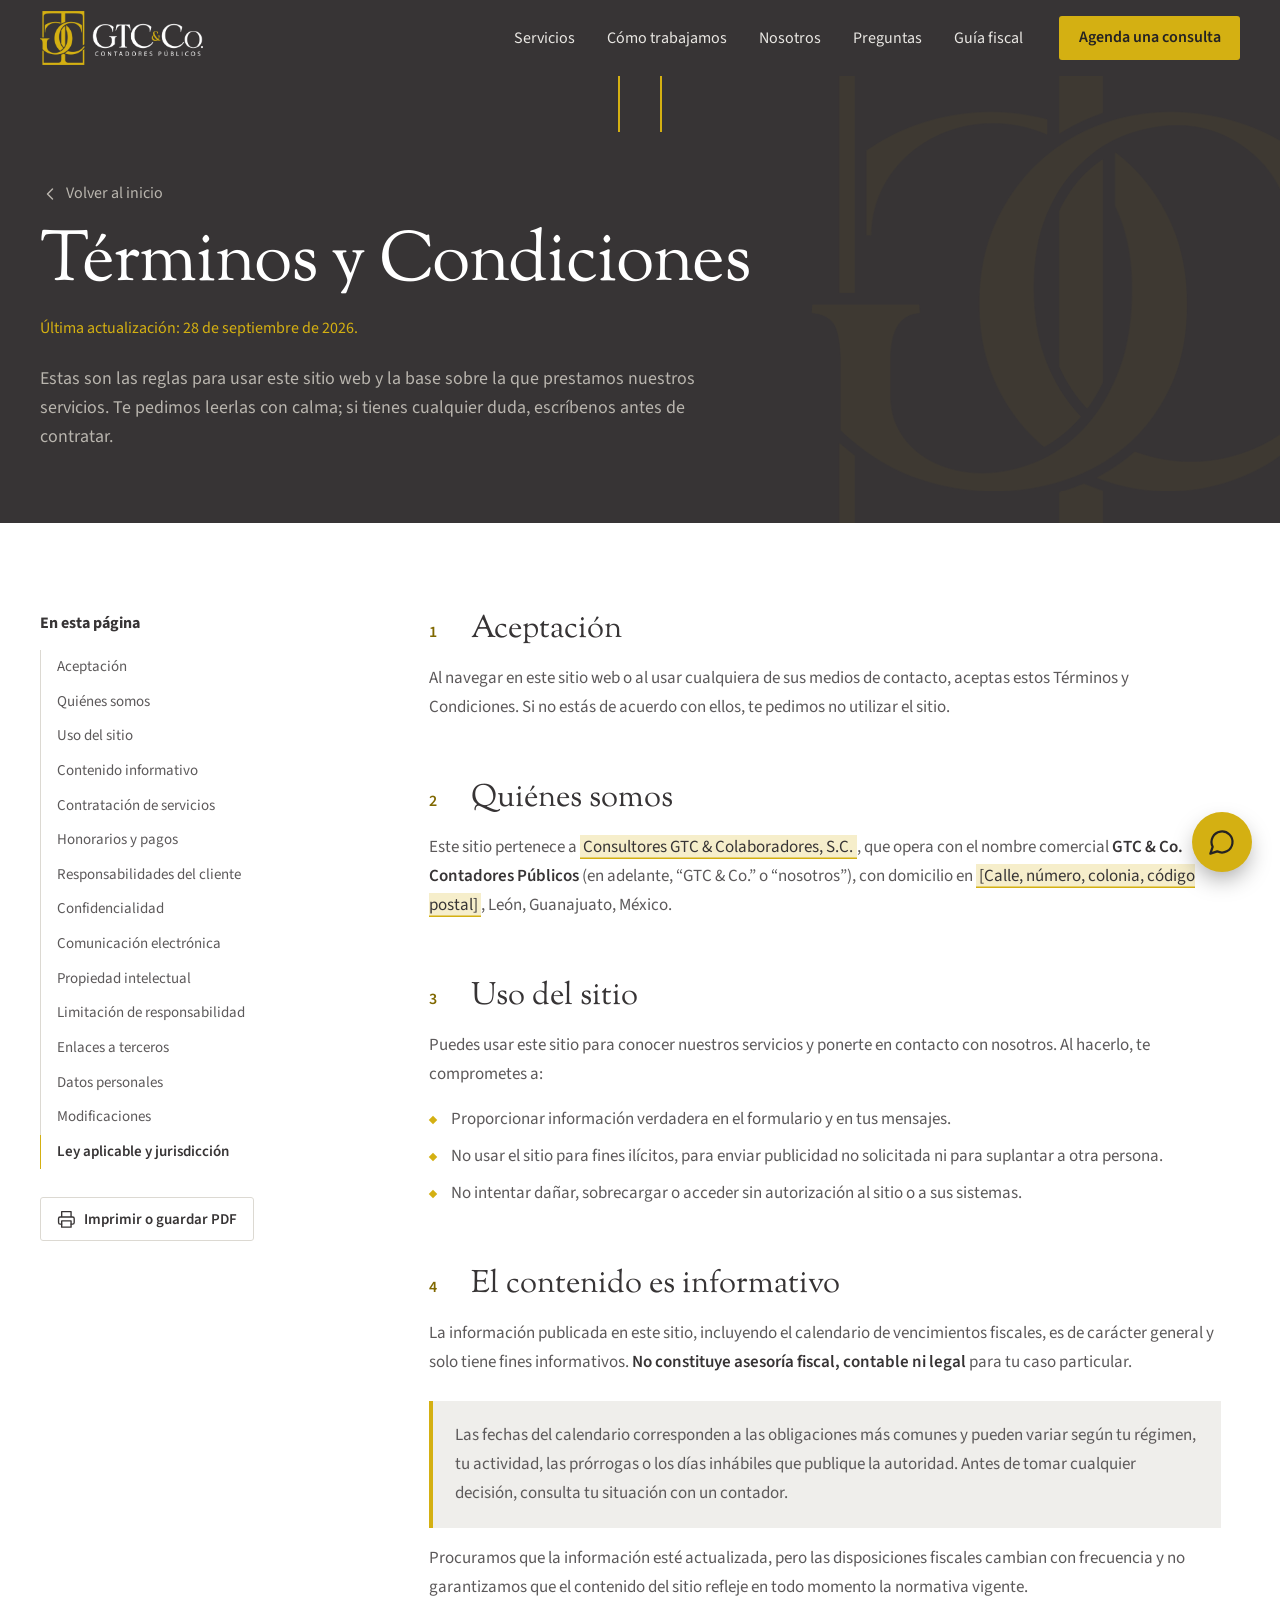
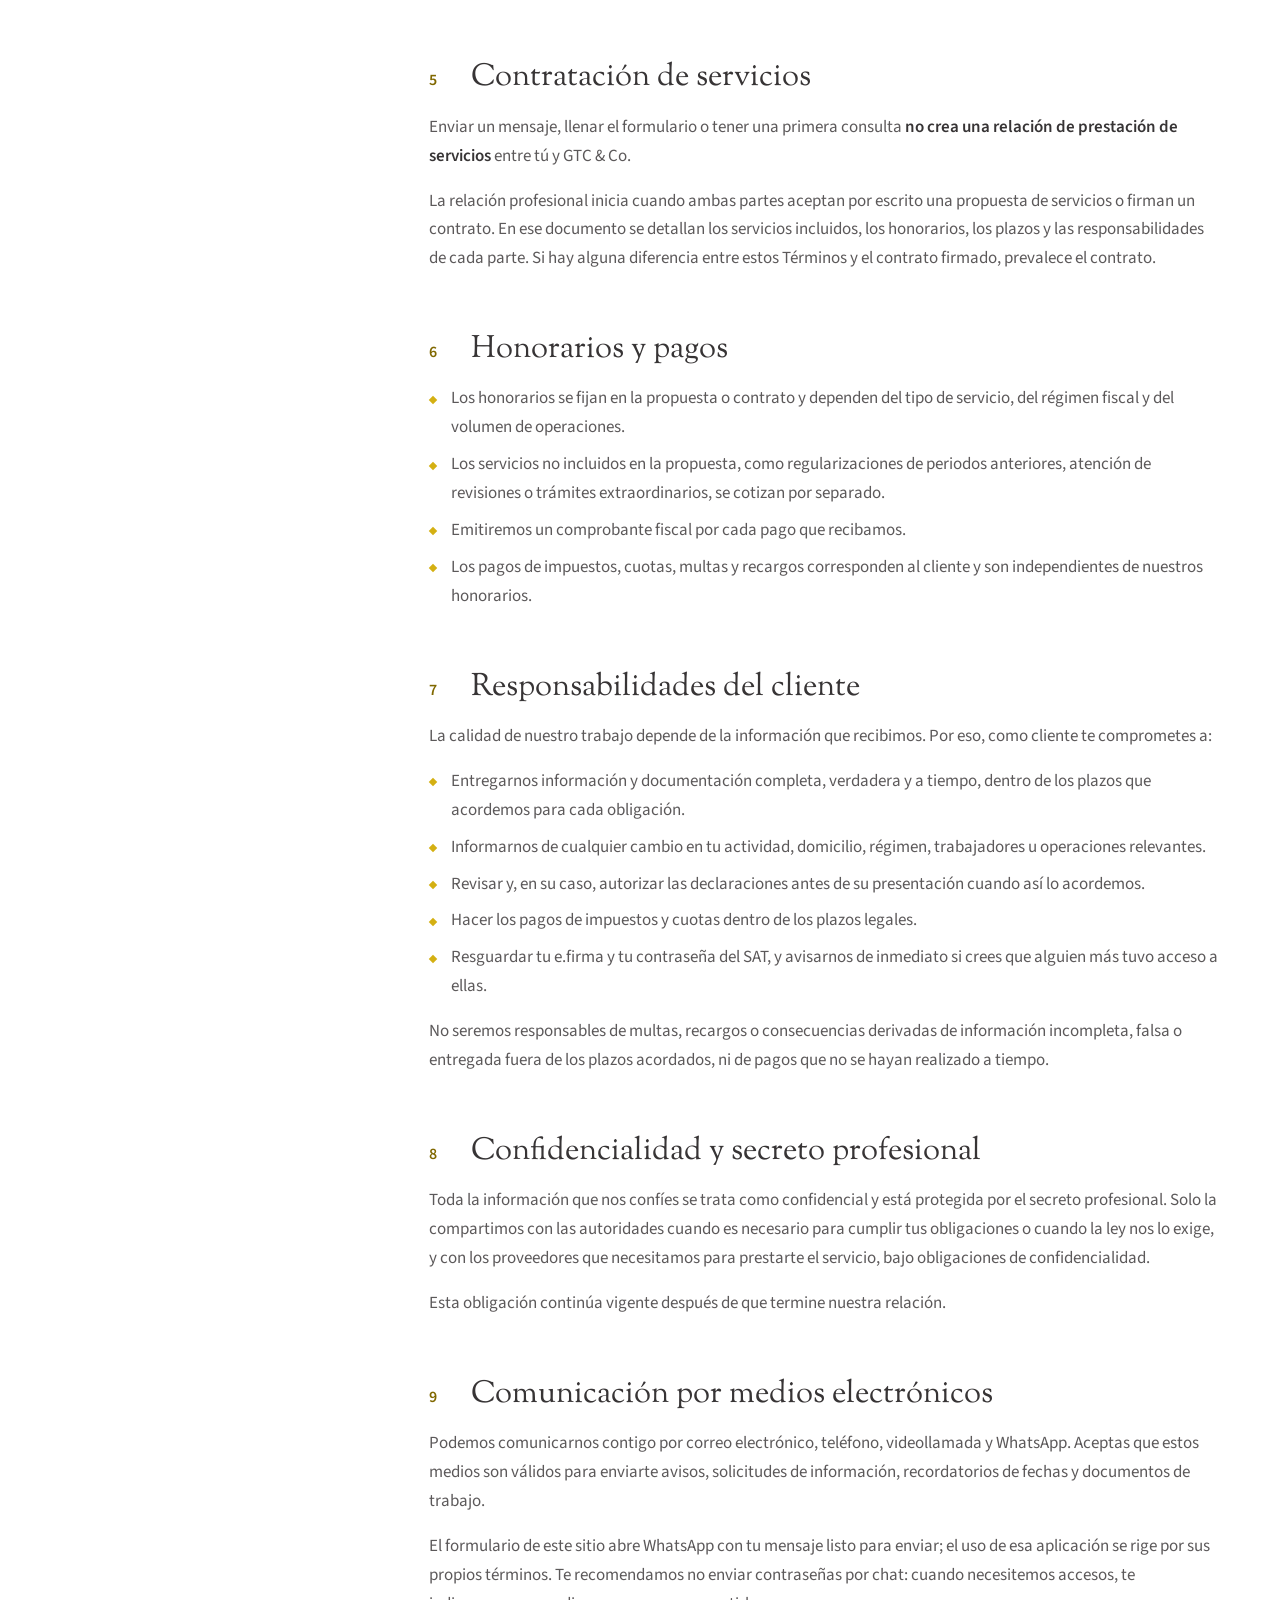
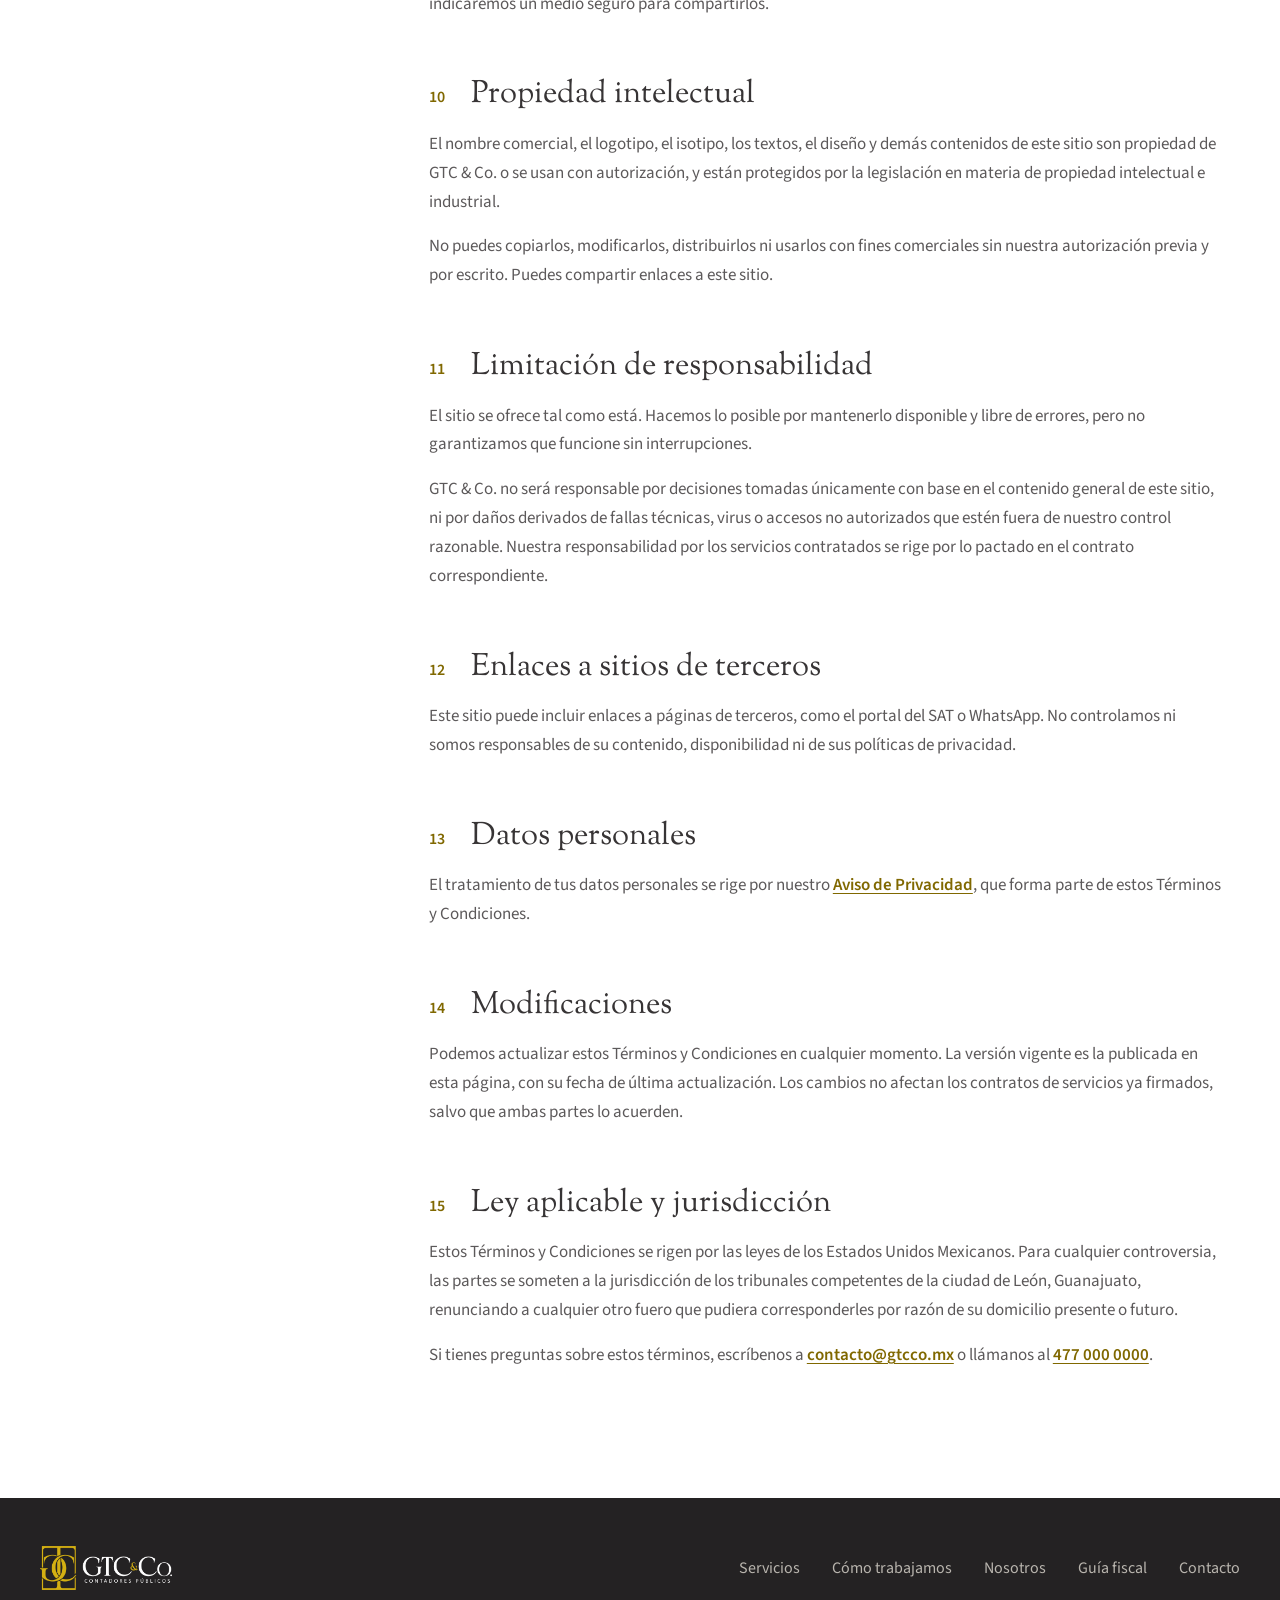
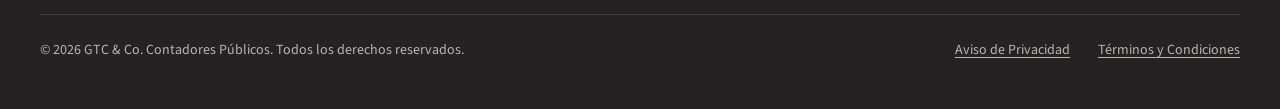
<file: sitio-web/terminos-y-condiciones.html>
<!doctype html>
<html lang="es-MX">
<head>
  <meta charset="utf-8">
  <meta name="viewport" content="width=device-width, initial-scale=1">
  <title>Términos y Condiciones | GTC &amp; Co. Contadores Públicos</title>
  <meta name="description" content="Términos y condiciones de uso del sitio web y de contratación de servicios de GTC &amp; Co. Contadores Públicos.">
  <meta name="theme-color" content="#373435">
  <link rel="canonical" href="https://www.gtcco.mx/terminos-y-condiciones.html">
  <link rel="icon" type="image/png" href="assets/favicon.png">
  <link rel="apple-touch-icon" href="assets/apple-touch-icon.png">
  <link rel="preconnect" href="https://fonts.googleapis.com">
  <link rel="preconnect" href="https://fonts.gstatic.com" crossorigin>
  <link href="https://fonts.googleapis.com/css2?family=Sorts+Mill+Goudy:ital@0;1&family=Source+Sans+3:ital,wght@0,400;0,600;0,700;1,400&display=swap" rel="stylesheet">
  <link rel="stylesheet" href="styles.css">
</head>
<body>
  <a class="skip-link" href="#contenido">Saltar al contenido</a>

  <header class="site-header">
    <div class="wrap header-inner">
      <a class="brand" href="index.html" aria-label="GTC &amp; Co. Contadores Públicos, inicio">
        <img src="assets/logo-horizontal-blanco.png" alt="GTC &amp; Co. Contadores Públicos" width="1902" height="632">
      </a>
      <button class="nav-toggle" type="button" aria-expanded="false" aria-controls="menu">
        <span class="nav-toggle-bars" aria-hidden="true"></span>
        <span class="sr-only">Abrir menú</span>
      </button>
      <nav class="nav" id="menu" aria-label="Principal">
        <ul>
          <li><a href="index.html#servicios">Servicios</a></li>
          <li><a href="index.html#proceso">Cómo trabajamos</a></li>
          <li><a href="index.html#nosotros">Nosotros</a></li>
          <li><a href="index.html#preguntas">Preguntas</a></li>
          <li><a href="guia-fiscal.html">Guía fiscal</a></li>
        </ul>
        <a class="btn btn-gold btn-sm" href="index.html#contacto">Agenda una consulta</a>
      </nav>
    </div>
  </header>

  <main id="contenido">
    <section class="legal-hero" aria-labelledby="titulo">
      <img class="hero-mark" src="assets/isotipo.png" alt="" aria-hidden="true" width="524" height="632">
      <div class="wrap">
        <a class="back-link" href="index.html">
          <svg class="icon" viewBox="0 0 24 24" aria-hidden="true"><path d="m15 18-6-6 6-6"/></svg>
          Volver al inicio
        </a>
        <h1 id="titulo">Términos y Condiciones</h1>
        <p class="legal-meta">Última actualización: 28 de septiembre de 2026.</p>
        <p class="legal-intro">Estas son las reglas para usar este sitio web y la base sobre la que prestamos nuestros servicios. Te pedimos leerlas con calma; si tienes cualquier duda, escríbenos antes de contratar.</p>
      </div>
    </section>

    <div class="legal-body">
      <div class="wrap legal-grid">
        <nav class="toc" aria-labelledby="toc-title">
          <h2 id="toc-title">En esta página</h2>
          <ol>
            <li><a href="#aceptacion">Aceptación</a></li>
            <li><a href="#quienes">Quiénes somos</a></li>
            <li><a href="#uso">Uso del sitio</a></li>
            <li><a href="#informativo">Contenido informativo</a></li>
            <li><a href="#contratacion">Contratación de servicios</a></li>
            <li><a href="#honorarios">Honorarios y pagos</a></li>
            <li><a href="#cliente">Responsabilidades del cliente</a></li>
            <li><a href="#confidencialidad">Confidencialidad</a></li>
            <li><a href="#comunicacion">Comunicación electrónica</a></li>
            <li><a href="#propiedad">Propiedad intelectual</a></li>
            <li><a href="#responsabilidad">Limitación de responsabilidad</a></li>
            <li><a href="#enlaces">Enlaces a terceros</a></li>
            <li><a href="#datos">Datos personales</a></li>
            <li><a href="#modificaciones">Modificaciones</a></li>
            <li><a href="#jurisdiccion">Ley aplicable y jurisdicción</a></li>
          </ol>
          <button class="toc-print" type="button" onclick="window.print()">
            <svg class="icon" viewBox="0 0 24 24" aria-hidden="true"><path d="M6 9V2h12v7M6 18H4a2 2 0 0 1-2-2v-5a2 2 0 0 1 2-2h16a2 2 0 0 1 2 2v5a2 2 0 0 1-2 2h-2"/><rect x="6" y="14" width="12" height="8"/></svg>
            Imprimir o guardar PDF
          </button>
        </nav>

        <article class="legal-doc">
          <section id="aceptacion">
            <h2><span class="sec-num">1</span>Aceptación</h2>
            <p>Al navegar en este sitio web o al usar cualquiera de sus medios de contacto, aceptas estos Términos y Condiciones. Si no estás de acuerdo con ellos, te pedimos no utilizar el sitio.</p>
          </section>

          <section id="quienes">
            <h2><span class="sec-num">2</span>Quiénes somos</h2>
            <p>Este sitio pertenece a <span class="pendiente">Consultores GTC &amp; Colaboradores, S.C.</span>, que opera con el nombre comercial <strong>GTC &amp; Co. Contadores Públicos</strong> (en adelante, “GTC &amp; Co.” o “nosotros”), con domicilio en <span class="pendiente">[Calle, número, colonia, código postal]</span>, León, Guanajuato, México.</p>
          </section>

          <section id="uso">
            <h2><span class="sec-num">3</span>Uso del sitio</h2>
            <p>Puedes usar este sitio para conocer nuestros servicios y ponerte en contacto con nosotros. Al hacerlo, te comprometes a:</p>
            <ul>
              <li>Proporcionar información verdadera en el formulario y en tus mensajes.</li>
              <li>No usar el sitio para fines ilícitos, para enviar publicidad no solicitada ni para suplantar a otra persona.</li>
              <li>No intentar dañar, sobrecargar o acceder sin autorización al sitio o a sus sistemas.</li>
            </ul>
          </section>

          <section id="informativo">
            <h2><span class="sec-num">4</span>El contenido es informativo</h2>
            <p>La información publicada en este sitio, incluyendo el calendario de vencimientos fiscales, es de carácter general y solo tiene fines informativos. <strong>No constituye asesoría fiscal, contable ni legal</strong> para tu caso particular.</p>
            <div class="callout">
              <p>Las fechas del calendario corresponden a las obligaciones más comunes y pueden variar según tu régimen, tu actividad, las prórrogas o los días inhábiles que publique la autoridad. Antes de tomar cualquier decisión, consulta tu situación con un contador.</p>
            </div>
            <p>Procuramos que la información esté actualizada, pero las disposiciones fiscales cambian con frecuencia y no garantizamos que el contenido del sitio refleje en todo momento la normativa vigente.</p>
          </section>

          <section id="contratacion">
            <h2><span class="sec-num">5</span>Contratación de servicios</h2>
            <p>Enviar un mensaje, llenar el formulario o tener una primera consulta <strong>no crea una relación de prestación de servicios</strong> entre tú y GTC &amp; Co.</p>
            <p>La relación profesional inicia cuando ambas partes aceptan por escrito una propuesta de servicios o firman un contrato. En ese documento se detallan los servicios incluidos, los honorarios, los plazos y las responsabilidades de cada parte. Si hay alguna diferencia entre estos Términos y el contrato firmado, prevalece el contrato.</p>
          </section>

          <section id="honorarios">
            <h2><span class="sec-num">6</span>Honorarios y pagos</h2>
            <ul>
              <li>Los honorarios se fijan en la propuesta o contrato y dependen del tipo de servicio, del régimen fiscal y del volumen de operaciones.</li>
              <li>Los servicios no incluidos en la propuesta, como regularizaciones de periodos anteriores, atención de revisiones o trámites extraordinarios, se cotizan por separado.</li>
              <li>Emitiremos un comprobante fiscal por cada pago que recibamos.</li>
              <li>Los pagos de impuestos, cuotas, multas y recargos corresponden al cliente y son independientes de nuestros honorarios.</li>
            </ul>
          </section>

          <section id="cliente">
            <h2><span class="sec-num">7</span>Responsabilidades del cliente</h2>
            <p>La calidad de nuestro trabajo depende de la información que recibimos. Por eso, como cliente te comprometes a:</p>
            <ul>
              <li>Entregarnos información y documentación completa, verdadera y a tiempo, dentro de los plazos que acordemos para cada obligación.</li>
              <li>Informarnos de cualquier cambio en tu actividad, domicilio, régimen, trabajadores u operaciones relevantes.</li>
              <li>Revisar y, en su caso, autorizar las declaraciones antes de su presentación cuando así lo acordemos.</li>
              <li>Hacer los pagos de impuestos y cuotas dentro de los plazos legales.</li>
              <li>Resguardar tu e.firma y tu contraseña del SAT, y avisarnos de inmediato si crees que alguien más tuvo acceso a ellas.</li>
            </ul>
            <p>No seremos responsables de multas, recargos o consecuencias derivadas de información incompleta, falsa o entregada fuera de los plazos acordados, ni de pagos que no se hayan realizado a tiempo.</p>
          </section>

          <section id="confidencialidad">
            <h2><span class="sec-num">8</span>Confidencialidad y secreto profesional</h2>
            <p>Toda la información que nos confíes se trata como confidencial y está protegida por el secreto profesional. Solo la compartimos con las autoridades cuando es necesario para cumplir tus obligaciones o cuando la ley nos lo exige, y con los proveedores que necesitamos para prestarte el servicio, bajo obligaciones de confidencialidad.</p>
            <p>Esta obligación continúa vigente después de que termine nuestra relación.</p>
          </section>

          <section id="comunicacion">
            <h2><span class="sec-num">9</span>Comunicación por medios electrónicos</h2>
            <p>Podemos comunicarnos contigo por correo electrónico, teléfono, videollamada y WhatsApp. Aceptas que estos medios son válidos para enviarte avisos, solicitudes de información, recordatorios de fechas y documentos de trabajo.</p>
            <p>El formulario de este sitio abre WhatsApp con tu mensaje listo para enviar; el uso de esa aplicación se rige por sus propios términos. Te recomendamos no enviar contraseñas por chat: cuando necesitemos accesos, te indicaremos un medio seguro para compartirlos.</p>
          </section>

          <section id="propiedad">
            <h2><span class="sec-num">10</span>Propiedad intelectual</h2>
            <p>El nombre comercial, el logotipo, el isotipo, los textos, el diseño y demás contenidos de este sitio son propiedad de GTC &amp; Co. o se usan con autorización, y están protegidos por la legislación en materia de propiedad intelectual e industrial.</p>
            <p>No puedes copiarlos, modificarlos, distribuirlos ni usarlos con fines comerciales sin nuestra autorización previa y por escrito. Puedes compartir enlaces a este sitio.</p>
          </section>

          <section id="responsabilidad">
            <h2><span class="sec-num">11</span>Limitación de responsabilidad</h2>
            <p>El sitio se ofrece tal como está. Hacemos lo posible por mantenerlo disponible y libre de errores, pero no garantizamos que funcione sin interrupciones.</p>
            <p>GTC &amp; Co. no será responsable por decisiones tomadas únicamente con base en el contenido general de este sitio, ni por daños derivados de fallas técnicas, virus o accesos no autorizados que estén fuera de nuestro control razonable. Nuestra responsabilidad por los servicios contratados se rige por lo pactado en el contrato correspondiente.</p>
          </section>

          <section id="enlaces">
            <h2><span class="sec-num">12</span>Enlaces a sitios de terceros</h2>
            <p>Este sitio puede incluir enlaces a páginas de terceros, como el portal del SAT o WhatsApp. No controlamos ni somos responsables de su contenido, disponibilidad ni de sus políticas de privacidad.</p>
          </section>

          <section id="datos">
            <h2><span class="sec-num">13</span>Datos personales</h2>
            <p>El tratamiento de tus datos personales se rige por nuestro <a href="aviso-de-privacidad.html">Aviso de Privacidad</a>, que forma parte de estos Términos y Condiciones.</p>
          </section>

          <section id="modificaciones">
            <h2><span class="sec-num">14</span>Modificaciones</h2>
            <p>Podemos actualizar estos Términos y Condiciones en cualquier momento. La versión vigente es la publicada en esta página, con su fecha de última actualización. Los cambios no afectan los contratos de servicios ya firmados, salvo que ambas partes lo acuerden.</p>
          </section>

          <section id="jurisdiccion">
            <h2><span class="sec-num">15</span>Ley aplicable y jurisdicción</h2>
            <p>Estos Términos y Condiciones se rigen por las leyes de los Estados Unidos Mexicanos. Para cualquier controversia, las partes se someten a la jurisdicción de los tribunales competentes de la ciudad de León, Guanajuato, renunciando a cualquier otro fuero que pudiera corresponderles por razón de su domicilio presente o futuro.</p>
            <p>Si tienes preguntas sobre estos términos, escríbenos a <a href="mailto:contacto@gtcco.mx">contacto@gtcco.mx</a> o llámanos al <a href="tel:+524770000000">477 000 0000</a>.</p>
          </section>
        </article>
      </div>
    </div>
  </main>

  <footer class="site-footer">
    <div class="wrap footer-inner">
      <img class="footer-logo" src="assets/logo-horizontal-blanco.png" alt="GTC &amp; Co. Contadores Públicos" width="1902" height="632" loading="lazy">
      <nav aria-label="Pie de página">
        <ul>
          <li><a href="index.html#servicios">Servicios</a></li>
          <li><a href="index.html#proceso">Cómo trabajamos</a></li>
          <li><a href="index.html#nosotros">Nosotros</a></li>
          <li><a href="guia-fiscal.html">Guía fiscal</a></li>
          <li><a href="index.html#contacto">Contacto</a></li>
        </ul>
      </nav>
      <div class="footer-legal">
        <p>© <span id="year">2026</span> GTC &amp; Co. Contadores Públicos. Todos los derechos reservados.</p>
        <ul>
          <li><a href="aviso-de-privacidad.html">Aviso de Privacidad</a></li>
          <li><a href="terminos-y-condiciones.html" aria-current="page">Términos y Condiciones</a></li>
        </ul>
      </div>
    </div>
  </footer>

  <a class="wa-float js-wa" href="#" data-wa-text="Hola, tengo una pregunta sobre sus servicios." aria-label="Escríbenos por WhatsApp">
    <svg viewBox="0 0 24 24" aria-hidden="true"><path d="M7.9 20A9 9 0 1 0 4 16.1L2 22Z"/></svg>
  </a>

  <script src="script.js"></script>
</body>
</html>
</file>
<file: sitio-web/styles.css>
/* GTC & Co. Contadores Públicos
   Colores tomados directamente del logotipo: oro #D4B012 y grafito #373435. */

:root {
  --oro: #d4b012;
  --oro-claro: #e6c83a;
  --oro-tinta: #806800;       /* oro legible sobre fondos claros (5.1:1) */
  --grafito: #373435;
  --grafito-noche: #242223;
  --grafito-suave: #4a4748;
  --piedra: #efeeeb;
  --linea: #dcd9d2;
  --blanco: #ffffff;
  --texto: #373435;
  --texto-suave: #5c595a;
  --texto-claro: #e9e7e3;
  --texto-claro-suave: #b9b5ae;

  --serif: "Sorts Mill Goudy", "Goudy Old Style", Garamond, Georgia, serif;
  --sans: "Source Sans 3", "Myriad Pro", "Segoe UI", system-ui, sans-serif;

  --wrap: 1200px;
  --gutter: clamp(1rem, 4vw, 2.5rem);
  --section-y: clamp(4.5rem, 10vw, 8.5rem);
  --header-h: 76px;

  --ease-out: cubic-bezier(.22, 1, .36, 1);
}

*, *::before, *::after { box-sizing: border-box; }

html {
  scroll-behavior: smooth;
  scroll-padding-top: calc(var(--header-h) + 8px);
  -webkit-text-size-adjust: 100%;
}

body {
  margin: 0;
  background: var(--blanco);
  color: var(--texto);
  font-family: var(--sans);
  font-size: 1.125rem;
  line-height: 1.6;
  -webkit-font-smoothing: antialiased;
  text-rendering: optimizeLegibility;
}

img { max-width: 100%; height: auto; display: block; }
a { color: inherit; }
h1, h2, h3, p, ul, ol, dl, dd, figure { margin: 0; }
ul, ol { padding: 0; list-style: none; }

:focus-visible {
  outline: 3px solid var(--oro);
  outline-offset: 3px;
  border-radius: 2px;
}

.sr-only {
  position: absolute; width: 1px; height: 1px; padding: 0; margin: -1px;
  overflow: hidden; clip: rect(0 0 0 0); white-space: nowrap; border: 0;
}

.skip-link {
  position: absolute; left: 1rem; top: -100px; z-index: 100;
  background: var(--oro); color: var(--grafito-noche);
  padding: .75rem 1rem; font-weight: 700; text-decoration: none;
}
.skip-link:focus { top: 1rem; }

.wrap {
  width: 100%;
  max-width: calc(var(--wrap) + var(--gutter) * 2);
  margin-inline: auto;
  padding-inline: var(--gutter);
}

.icon {
  width: 1.25em; height: 1.25em; flex: none;
  fill: none; stroke: currentColor; stroke-width: 1.75;
  stroke-linecap: round; stroke-linejoin: round;
}

/* ---------- Tipografía ---------- */

.h2 {
  font-family: var(--serif);
  font-weight: 400;
  font-size: clamp(2.1rem, 3.8vw, 3.25rem);
  line-height: 1.08;
  letter-spacing: -0.01em;
  text-wrap: balance;
}

/* ---------- Botones ---------- */

.btn {
  display: inline-flex; align-items: center; justify-content: center; gap: .6rem;
  min-height: 52px;
  padding: .85rem 1.6rem;
  font: 600 1.0625rem/1.2 var(--sans);
  text-decoration: none;
  border: 1.5px solid transparent;
  border-radius: 3px;
  cursor: pointer;
  transition: background-color .2s, color .2s, border-color .2s, transform .2s var(--ease-out);
}
.btn:active { transform: translateY(1px); }
.btn-sm { min-height: 44px; padding: .6rem 1.15rem; font-size: 1rem; }
.btn-block { width: 100%; }

.btn-gold { background: var(--oro); color: var(--grafito-noche); }
.btn-gold:hover { background: var(--oro-claro); }

.btn-ghost { color: var(--texto-claro); border-color: rgba(233, 231, 227, .45); }
.btn-ghost:hover { border-color: var(--oro); color: var(--blanco); }
.btn-ghost .icon { color: var(--oro); }

/* ---------- Encabezado ---------- */

.site-header {
  position: sticky; top: 0; z-index: 50;
  background: var(--grafito);
  transition: box-shadow .3s;
}
.site-header.is-scrolled { box-shadow: 0 1px 0 rgba(212, 176, 18, .35), 0 10px 30px rgba(0, 0, 0, .25); }

.header-inner {
  height: var(--header-h);
  display: flex; align-items: center; justify-content: space-between; gap: 1.5rem;
}
.brand img { width: auto; height: 54px; }

.nav { display: flex; align-items: center; gap: 2.25rem; }
.nav ul { display: flex; gap: 2rem; }
.nav ul a {
  color: var(--texto-claro);
  text-decoration: none;
  font-size: 1rem;
  padding: .5rem 0;
  background: linear-gradient(var(--oro), var(--oro)) no-repeat 0 100% / 0 1.5px;
  transition: background-size .3s var(--ease-out), color .2s;
}
.nav ul a:hover { color: var(--blanco); background-size: 100% 1.5px; }
.nav ul a[aria-current="page"] { color: var(--blanco); background-size: 100% 1.5px; }

.nav-toggle {
  display: none;
  width: 48px; height: 48px;
  background: none; border: 0; cursor: pointer; color: var(--texto-claro);
  position: relative;
}
.nav-toggle-bars,
.nav-toggle-bars::before,
.nav-toggle-bars::after {
  position: absolute; left: 12px; width: 24px; height: 2px;
  background: currentColor; transition: transform .3s var(--ease-out), opacity .2s;
}
.nav-toggle-bars { top: 23px; }
.nav-toggle-bars::before, .nav-toggle-bars::after { content: ""; left: 0; }
.nav-toggle-bars::before { top: -7px; }
.nav-toggle-bars::after { top: 7px; }
.nav-toggle[aria-expanded="true"] .nav-toggle-bars { background: transparent; }
.nav-toggle[aria-expanded="true"] .nav-toggle-bars::before { transform: translateY(7px) rotate(45deg); }
.nav-toggle[aria-expanded="true"] .nav-toggle-bars::after { transform: translateY(-7px) rotate(-45deg); }

/* ---------- Hero ---------- */

.hero {
  position: relative;
  overflow: hidden;
  background:
    radial-gradient(ellipse 60% 70% at 78% 45%, rgba(212, 176, 18, .09), transparent 70%),
    var(--grafito);
  color: var(--texto-claro);
  padding: clamp(4.5rem, 9vw, 7.5rem) 0 clamp(5rem, 10vw, 8rem);
}

/* Marco del isotipo: rectángulo dorado roto arriba y abajo por el fuste de la T */
.hero-frame {
  --inset: clamp(14px, 2.2vw, 30px);
  --gap: 22px;
  --w: 1.5px;
  position: absolute; inset: var(--inset);
  pointer-events: none;
}
.fl, .stem { position: absolute; background: var(--oro); }
.fl-top-l, .fl-top-r, .fl-bot-l, .fl-bot-r { height: var(--w); }
.fl-top-l, .fl-bot-l { left: 0; right: calc(50% + var(--gap)); transform-origin: right; }
.fl-top-r, .fl-bot-r { right: 0; left: calc(50% + var(--gap)); transform-origin: left; }
.fl-top-l, .fl-top-r { top: 0; }
.fl-bot-l, .fl-bot-r { bottom: 0; }
.fl-side-l, .fl-side-r { top: 0; bottom: 0; width: var(--w); }
.fl-side-l { left: 0; transform-origin: top; }
.fl-side-r { right: 0; transform-origin: top; }
.stem {
  left: calc(50% - var(--gap));
  width: calc(var(--gap) * 2);
  height: clamp(40px, 6vw, 72px);
  background: none;
  border-inline: var(--w) solid var(--oro);
}
.stem-top { top: calc(var(--inset) * -1); height: calc(var(--inset) + clamp(40px, 6vw, 72px)); transform-origin: top; }
.stem-bot { bottom: calc(var(--inset) * -1); height: calc(var(--inset) + clamp(40px, 6vw, 72px)); transform-origin: top; }

.hero-mark {
  position: absolute;
  right: -6%; top: 50%;
  width: min(62vw, 760px);
  transform: translateY(-50%);
  opacity: .05;
  pointer-events: none;
}

.hero-grid {
  position: relative;
  display: grid;
  grid-template-columns: minmax(0, 1.7fr) minmax(0, 1fr);
  gap: clamp(2.5rem, 6vw, 5.5rem);
  align-items: center;
}

.hero-title {
  font-family: var(--serif);
  font-weight: 400;
  font-size: clamp(2.6rem, 4.7vw, 4.6rem);
  line-height: 1;
  letter-spacing: -0.015em;
  color: var(--blanco);
}
.hero-title .line { display: block; overflow: hidden; padding-bottom: .08em; margin-bottom: -.08em; }
.hero-title .line > span { display: inline-block; }
@media (min-width: 961px) { .hero-title .line > span { white-space: nowrap; } }

.hero-lede {
  margin-top: 1.75rem;
  max-width: 34em;
  font-size: clamp(1.0625rem, 1.4vw, 1.25rem);
  line-height: 1.6;
  color: var(--texto-claro-suave);
}

.hero-actions { display: flex; flex-wrap: wrap; gap: .9rem; margin-top: 2.25rem; }

.hero-assurances {
  display: flex; flex-wrap: wrap; gap: .6rem 1.75rem;
  margin-top: 2.25rem;
  font-size: .98rem;
  color: var(--texto-claro-suave);
}
.hero-assurances li { display: flex; align-items: center; gap: .45rem; }
.hero-assurances .icon { color: var(--oro); width: 1.1em; height: 1.1em; stroke-width: 2.25; }

/* Placa del calendario fiscal */
.plaque {
  position: relative;
  background: var(--grafito-noche);
  border: 1.5px solid var(--oro);
  padding: 7px;
  box-shadow: 0 30px 60px -20px rgba(0, 0, 0, .55);
}
.plaque-inner {
  border: 1px solid rgba(212, 176, 18, .4);
  border-radius: 10px;
  padding: clamp(1.5rem, 3vw, 2.25rem);
}
.plaque-title {
  font-family: var(--sans);
  font-weight: 600;
  font-size: 1rem;
  line-height: 1.35;
  color: var(--oro);
}
.plaque-count {
  display: flex; align-items: baseline; gap: .6rem;
  margin-top: .75rem;
  font-family: var(--serif);
  color: var(--blanco);
  line-height: .9;
}
.count-num {
  font-size: clamp(5rem, 9vw, 7.5rem);
  font-variant-numeric: lining-nums tabular-nums;
  letter-spacing: -0.03em;
}
.count-unit { font-size: clamp(1.6rem, 2.4vw, 2rem); font-style: italic; color: var(--texto-claro-suave); }
.plaque-date {
  margin-top: .6rem;
  font-size: 1.125rem;
  color: var(--texto-claro);
}
.plaque-date::first-letter { text-transform: uppercase; }
.plaque-items {
  margin-top: 1.1rem;
  display: grid; gap: .45rem;
  font-size: 1rem;
  color: var(--texto-claro);
}
.plaque-items li { position: relative; padding-left: 1.2rem; }
.plaque-items li::before {
  content: ""; position: absolute; left: 0; top: .62em;
  width: 7px; height: 7px; background: var(--oro); transform: rotate(45deg);
}
.plaque-next {
  margin-top: 1.5rem; padding-top: 1.25rem;
  border-top: 1px solid rgba(212, 176, 18, .25);
}
.plaque-next h3 { font: 600 .9375rem/1.3 var(--sans); color: var(--texto-claro-suave); }
.plaque-next ol { margin-top: .6rem; display: grid; gap: .5rem; }
.plaque-next li {
  display: grid; grid-template-columns: 4.5rem 1fr; gap: .75rem;
  font-size: .95rem; line-height: 1.4;
  color: var(--texto-claro-suave);
}
.plaque-next time { color: var(--texto-claro); font-weight: 600; }
.plaque-note {
  margin-top: 1.4rem;
  font-size: .875rem; line-height: 1.5;
  color: var(--texto-claro-suave);
}

/* ---------- Secciones ---------- */

.section { padding-block: var(--section-y); }

/* Servicios */
.services-grid {
  display: grid;
  grid-template-columns: minmax(0, 1fr) minmax(0, 2fr);
  gap: clamp(2.5rem, 6vw, 5rem);
  align-items: start;
}
.services-intro { position: sticky; top: calc(var(--header-h) + 2.5rem); }
.services-intro > p { margin-top: 1.25rem; color: var(--texto-suave); max-width: 26em; }

.tabs {
  display: inline-flex; flex-direction: column; gap: .5rem;
  margin-top: 2rem;
}
.tab {
  position: relative;
  min-height: 52px;
  padding: .75rem 1.25rem .75rem 1.5rem;
  text-align: left;
  font: 600 1.0625rem/1.2 var(--sans);
  color: var(--texto-suave);
  background: transparent;
  border: 1.5px solid var(--linea);
  border-radius: 3px;
  cursor: pointer;
  transition: color .2s, border-color .2s, background-color .2s;
}
.tab::before {
  content: ""; position: absolute; left: -1.5px; top: -1.5px; bottom: -1.5px;
  width: 5px; background: var(--oro);
  transform: scaleY(0); transition: transform .35s var(--ease-out);
}
.tab:hover { color: var(--texto); border-color: var(--grafito-suave); }
.tab[aria-selected="true"] { color: var(--blanco); background: var(--grafito); border-color: var(--grafito); }
.tab[aria-selected="true"]::before { transform: scaleY(1); }

.service-list {
  display: grid;
  grid-template-columns: repeat(2, minmax(0, 1fr));
  column-gap: clamp(2rem, 4vw, 3.5rem);
}
.service-list li {
  display: grid;
  grid-template-columns: auto 1fr;
  column-gap: 1rem;
  padding: 1.75rem 0;
  border-top: 1px solid var(--linea);
}
.service-list .icon {
  grid-row: span 2;
  width: 28px; height: 28px;
  color: var(--oro-tinta);
  stroke-width: 1.5;
  margin-top: .2rem;
}
.service-list h3 {
  font-family: var(--serif);
  font-weight: 400;
  font-size: 1.5rem;
  line-height: 1.2;
}
.service-list p { margin-top: .4rem; font-size: 1.0625rem; color: var(--texto-suave); }

.panel:focus-visible { outline-offset: 8px; }
.panel.is-entering .service-list li { animation: rise .5s var(--ease-out) both; }
.panel.is-entering .service-list li:nth-child(2) { animation-delay: .04s; }
.panel.is-entering .service-list li:nth-child(3) { animation-delay: .08s; }
.panel.is-entering .service-list li:nth-child(4) { animation-delay: .12s; }
.panel.is-entering .service-list li:nth-child(5) { animation-delay: .16s; }
.panel.is-entering .service-list li:nth-child(6) { animation-delay: .2s; }
.panel.is-entering .service-list li:nth-child(7) { animation-delay: .24s; }
.panel.is-entering .service-list li:nth-child(8) { animation-delay: .28s; }

/* Franja carta del SAT */
.alert-band {
  background: var(--oro);
  color: var(--grafito-noche);
  padding-block: clamp(2.75rem, 5vw, 3.75rem);
}
.alert-inner {
  display: grid;
  grid-template-columns: auto 1fr auto;
  align-items: center;
  gap: clamp(1.5rem, 4vw, 3rem);
}
.alert-seal { width: 72px; height: 72px; fill: none; stroke: var(--grafito-noche); stroke-width: 2.5; stroke-linejoin: round; stroke-linecap: round; }
.alert-seal .seal-dot { fill: var(--grafito-noche); }
.alert-seal .seal-mark { stroke: var(--oro); stroke-width: 3; }
.alert-copy h2 {
  font-family: var(--serif);
  font-weight: 400;
  font-size: clamp(1.75rem, 3vw, 2.4rem);
  line-height: 1.1;
  text-wrap: balance;
}
.alert-copy p { margin-top: .6rem; max-width: 44em; font-size: 1.0625rem; }
.alert-band .btn-gold { background: var(--grafito-noche); color: var(--oro); }
.alert-band .btn-gold:hover { background: var(--grafito); }
.alert-band :focus-visible { outline-color: var(--grafito-noche); }

/* Proceso */
.process { background: var(--piedra); }
.process-title { max-width: 16em; }
.steps {
  --line-progress: 0;
  --g: clamp(1.5rem, 3vw, 2.5rem);
  position: relative;
  display: grid;
  grid-template-columns: repeat(4, minmax(0, 1fr));
  gap: var(--g);
  margin-top: clamp(2.5rem, 5vw, 4rem);
  counter-reset: step;
}
.steps::before, .steps::after {
  content: ""; position: absolute; top: 28px; left: 28px; right: calc(25% - var(--g) * .75 - 28px);
  height: 1.5px;
}
.steps::before { background: var(--linea); }
.steps::after {
  background: var(--oro);
  transform-origin: left;
  transform: scaleX(var(--line-progress));
  transition: transform 1.6s var(--ease-out);
}
.steps.is-visible { --line-progress: 1; }
.steps li { position: relative; }
.step-num {
  position: relative; z-index: 1;
  display: grid; place-items: center;
  width: 56px; height: 56px;
  font-family: var(--sans);
  font-weight: 600;
  font-size: 1.375rem;
  line-height: 1;
  color: var(--grafito);
  background: var(--piedra);
  border: 1.5px solid var(--grafito);
  border-radius: 50%;
  transition: background-color .4s, border-color .4s;
}
.steps.is-visible .step-num { background: var(--oro); border-color: var(--oro); }
.steps.is-visible li:nth-child(1) .step-num { transition-delay: .1s; }
.steps.is-visible li:nth-child(2) .step-num { transition-delay: .5s; }
.steps.is-visible li:nth-child(3) .step-num { transition-delay: .9s; }
.steps.is-visible li:nth-child(4) .step-num { transition-delay: 1.3s; }
.steps h3 {
  margin-top: 1.5rem;
  font-family: var(--serif);
  font-weight: 400;
  font-size: 1.5rem;
  line-height: 1.2;
}
.steps p { margin-top: .5rem; font-size: 1.0625rem; color: var(--texto-suave); max-width: 22em; }

/* Nosotros */
.about-grid {
  display: grid;
  grid-template-columns: minmax(0, 5fr) minmax(0, 7fr);
  gap: clamp(2.5rem, 7vw, 6.5rem);
  align-items: center;
}
.about-mark {
  position: relative;
  aspect-ratio: 4 / 5;
  display: grid; place-items: center;
  background: var(--grafito);
  padding: 18%;
}
.about-mark::before {
  content: ""; position: absolute; inset: 14px;
  border: 1px solid rgba(212, 176, 18, .45);
}
.about-mark img { position: relative; width: 100%; }
.about-lede {
  margin-top: 1.5rem;
  font-family: var(--serif);
  font-size: clamp(1.3rem, 1.9vw, 1.6rem);
  line-height: 1.45;
  color: var(--texto);
  max-width: 30em;
}
.about-copy > p:not(.about-lede) { margin-top: 1.25rem; color: var(--texto-suave); max-width: 36em; }
.values {
  display: grid;
  grid-template-columns: repeat(3, minmax(0, 1fr));
  gap: 1.75rem;
  margin-top: 2.5rem;
  padding-top: 2rem;
  border-top: 1.5px solid var(--oro);
}
.values dt { font-weight: 700; font-size: 1.0625rem; }
.values dd { margin-top: .35rem; font-size: 1rem; line-height: 1.5; color: var(--texto-suave); }

/* Preguntas */
.faq { background: var(--piedra); }
.faq-grid {
  display: grid;
  grid-template-columns: minmax(0, 1fr) minmax(0, 2fr);
  gap: clamp(2rem, 6vw, 5rem);
  align-items: start;
}
.faq-aside { margin-top: 1.25rem; color: var(--texto-suave); }
.faq-aside a { color: var(--oro-tinta); font-weight: 600; text-underline-offset: 3px; }
.faq-list details { border-top: 1px solid var(--linea); }
.faq-list details:last-child { border-bottom: 1px solid var(--linea); }
.faq-list summary {
  position: relative;
  list-style: none;
  cursor: pointer;
  padding: 1.5rem 3rem 1.5rem 0;
  font-family: var(--serif);
  font-size: clamp(1.25rem, 1.8vw, 1.5rem);
  line-height: 1.3;
}
.faq-list summary::-webkit-details-marker { display: none; }
.faq-list summary::before, .faq-list summary::after {
  content: ""; position: absolute; right: 8px; top: 50%;
  width: 18px; height: 1.5px; background: var(--oro-tinta);
  transition: transform .3s var(--ease-out);
}
.faq-list summary::after { transform: rotate(90deg); }
.faq-list details[open] summary::after { transform: rotate(0deg); }
.faq-list details p { padding: 0 3rem 1.75rem 0; color: var(--texto-suave); max-width: 40em; }
.faq-list details[open] p { animation: rise .35s var(--ease-out); }

/* Contacto */
.contact {
  background: var(--grafito);
  color: var(--texto-claro);
  padding-block: var(--section-y);
  position: relative;
  overflow: hidden;
}
.contact::before {
  content: ""; position: absolute; top: 0; left: calc(50% - 22px);
  width: 44px; height: clamp(40px, 6vw, 72px);
  border-inline: 2px solid var(--oro);
}
.contact-grid {
  display: grid;
  grid-template-columns: minmax(0, 1fr) minmax(0, 1.1fr);
  gap: clamp(2.5rem, 7vw, 6rem);
  align-items: start;
}
.contact .h2 { color: var(--blanco); }
.contact-copy > p { margin-top: 1.25rem; color: var(--texto-claro-suave); max-width: 30em; }
.contact-details { margin-top: 2.5rem; display: grid; gap: 1.4rem; }
.contact-details li { display: flex; gap: 1rem; align-items: flex-start; }
.contact-details .icon { color: var(--oro); width: 24px; height: 24px; margin-top: .15rem; }
.contact-details a { text-decoration: none; }
.contact-details a:hover { color: var(--oro); }
.cd-label { display: block; font-size: .875rem; color: var(--texto-claro-suave); }

.contact-form {
  background: var(--blanco);
  color: var(--texto);
  padding: clamp(1.5rem, 4vw, 2.75rem);
  border-top: 5px solid var(--oro);
  display: grid; gap: 1.35rem;
}
.field { display: grid; gap: .4rem; border: 0; margin: 0; padding: 0; min-width: 0; }
.field label, .field legend { font-weight: 600; font-size: 1rem; padding: 0; }
.optional { font-weight: 400; color: var(--texto-suave); }
.field input[type="text"],
.field input[type="tel"],
.field select,
.field textarea {
  width: 100%;
  min-height: 50px;
  padding: .7rem .9rem;
  font: 400 1.0625rem/1.4 var(--sans);
  color: var(--texto);
  background: var(--blanco);
  border: 1.5px solid #bdb9b1;
  border-radius: 3px;
  transition: border-color .2s, box-shadow .2s;
}
.field textarea { resize: vertical; min-height: 96px; }
.field input:focus, .field select:focus, .field textarea:focus {
  outline: none;
  border-color: var(--grafito);
  box-shadow: 0 0 0 3px rgba(212, 176, 18, .55);
}
.field [aria-invalid="true"] { border-color: #b3261e; }
.field-hint { font-size: .9rem; color: var(--texto-suave); }
.field-error { font-size: .9375rem; font-weight: 600; color: #b3261e; }
.field-error:empty { display: none; }
.select-wrap { position: relative; }
.select-wrap select { appearance: none; padding-right: 2.5rem; cursor: pointer; }
.select-wrap::after {
  content: ""; position: absolute; right: 1rem; top: 50%;
  width: 8px; height: 8px;
  border-right: 1.75px solid var(--grafito); border-bottom: 1.75px solid var(--grafito);
  transform: translateY(-70%) rotate(45deg);
  pointer-events: none;
}
.choice-row { display: flex; flex-wrap: wrap; gap: .6rem; margin-top: .4rem; }
.choice { position: relative; cursor: pointer; }
.choice input { position: absolute; opacity: 0; inset: 0; margin: 0; cursor: pointer; }
.choice span {
  display: inline-flex; align-items: center;
  min-height: 46px; padding: .6rem 1.1rem;
  border: 1.5px solid #bdb9b1; border-radius: 3px;
  font-size: 1rem;
  transition: background-color .2s, border-color .2s, color .2s;
}
.choice input:checked + span { background: var(--grafito); border-color: var(--grafito); color: var(--blanco); }
.choice input:focus-visible + span { outline: 3px solid var(--oro); outline-offset: 2px; }
.form-errors {
  background: #fbeceb; border-left: 4px solid #b3261e;
  padding: 1rem 1.1rem; font-size: 1rem;
}
.form-errors h3 { font-size: 1rem; font-weight: 700; }
.form-errors ul { margin-top: .4rem; list-style: disc; padding-left: 1.2rem; }
.form-errors a { color: #8c1d18; }
.form-foot { font-size: .9rem; color: var(--texto-suave); text-align: center; margin-top: -.5rem; }

/* Pie */
.site-footer {
  background: var(--grafito-noche);
  color: var(--texto-claro-suave);
  padding-block: 3rem;
}
.footer-inner {
  display: grid;
  grid-template-columns: auto 1fr;
  align-items: center;
  gap: 1.5rem 3rem;
}
.footer-logo { height: 44px; width: auto; }
.site-footer nav ul { display: flex; flex-wrap: wrap; justify-content: flex-end; gap: .5rem 2rem; }
.site-footer nav a { text-decoration: none; font-size: 1rem; }
.site-footer nav a:hover { color: var(--oro); }
.footer-legal {
  grid-column: 1 / -1;
  display: flex; flex-wrap: wrap; justify-content: space-between; gap: .75rem 2rem;
  padding-top: 1.5rem;
  border-top: 1px solid rgba(233, 231, 227, .12);
  font-size: .875rem;
}
.footer-legal ul { display: flex; flex-wrap: wrap; gap: .5rem 1.75rem; }
.footer-legal a { text-underline-offset: 3px; }
.footer-legal a:hover { color: var(--oro); }
.form-privacy { font-size: .875rem; line-height: 1.5; color: var(--texto-suave); text-align: center; }
.form-privacy a { color: var(--oro-tinta); font-weight: 600; text-underline-offset: 3px; }

/* ---------- Páginas legales ---------- */

.legal-hero {
  position: relative;
  background: var(--grafito);
  color: var(--texto-claro);
  padding: clamp(4rem, 8vw, 6rem) 0 clamp(3rem, 6vw, 4.5rem);
  overflow: hidden;
}
.legal-hero::before {
  content: ""; position: absolute; top: 0; left: calc(50% - 22px);
  width: 44px; height: clamp(32px, 5vw, 56px);
  border-inline: 2px solid var(--oro);
}
.legal-hero .hero-mark { width: min(48vw, 520px); right: -4%; opacity: .05; }
.back-link {
  display: inline-flex; align-items: center; gap: .4rem;
  min-height: 44px;
  font-size: 1rem;
  color: var(--texto-claro-suave);
  text-decoration: none;
}
.back-link:hover { color: var(--oro); }
.legal-hero h1 {
  position: relative;
  margin-top: .75rem;
  font-family: var(--serif);
  font-weight: 400;
  font-size: clamp(2.6rem, 5.5vw, 4.5rem);
  line-height: 1.02;
  letter-spacing: -0.015em;
  color: var(--blanco);
}
.legal-meta { margin-top: 1rem; font-size: 1rem; color: var(--oro); }
.legal-intro {
  position: relative;
  margin-top: 1.5rem;
  max-width: 40em;
  font-size: clamp(1.0625rem, 1.4vw, 1.1875rem);
  color: var(--texto-claro-suave);
}

.legal-body { padding-block: clamp(3.5rem, 7vw, 6rem) var(--section-y); }
.legal-grid {
  display: grid;
  grid-template-columns: minmax(0, 1fr) minmax(0, 2.6fr);
  gap: clamp(2.5rem, 6vw, 5rem);
  align-items: start;
}

.toc { position: sticky; top: calc(var(--header-h) + 2rem); }
.toc h2 { font: 700 1rem/1.3 var(--sans); }
.toc ol { margin-top: 1rem; border-left: 1.5px solid var(--linea); }
.toc a {
  display: block;
  margin-left: -1.5px;
  padding: .45rem 0 .45rem 1rem;
  border-left: 1.5px solid transparent;
  font-size: .9375rem; line-height: 1.35;
  color: var(--texto-suave);
  text-decoration: none;
  transition: color .2s, border-color .2s;
}
.toc a:hover { color: var(--texto); }
.toc a[aria-current="true"] { color: var(--texto); font-weight: 600; border-left-color: var(--oro); }
.toc-print {
  display: inline-flex; align-items: center; gap: .5rem;
  margin-top: 1.75rem;
  min-height: 44px; padding: .5rem 1rem;
  font: 600 .9375rem/1 var(--sans);
  color: var(--texto);
  background: none;
  border: 1.5px solid var(--linea);
  border-radius: 3px;
  cursor: pointer;
}
.toc-print:hover { border-color: var(--grafito); }

.legal-doc { max-width: 44em; counter-reset: sec; }
.legal-doc > section + section { margin-top: clamp(2.75rem, 5vw, 3.75rem); }
.legal-doc h2 {
  display: flex; align-items: baseline; gap: .9rem;
  font-family: var(--serif);
  font-weight: 400;
  font-size: clamp(1.6rem, 2.4vw, 2rem);
  line-height: 1.15;
  text-wrap: balance;
}
.legal-doc h2 .sec-num {
  flex: none;
  font: 600 1rem/1 var(--sans);
  color: var(--oro-tinta);
  min-width: 1.75rem;
}
.legal-doc h3 {
  margin-top: 1.75rem;
  font: 700 1.0625rem/1.4 var(--sans);
}
.legal-doc p, .legal-doc ul, .legal-doc ol.plain, .legal-doc dl { margin-top: 1rem; }
.legal-doc p, .legal-doc li, .legal-doc dd { font-size: 1.0625rem; line-height: 1.7; color: var(--texto-suave); }
.legal-doc strong { color: var(--texto); font-weight: 600; }
.legal-doc a { color: var(--oro-tinta); font-weight: 600; text-underline-offset: 3px; }
.legal-doc ul li, .legal-doc ol.plain li { position: relative; padding-left: 1.4rem; }
.legal-doc ul li + li, .legal-doc ol.plain li + li { margin-top: .5rem; }
.legal-doc ul li::before {
  content: ""; position: absolute; left: .1rem; top: .72em;
  width: 6px; height: 6px; background: var(--oro); transform: rotate(45deg);
}
.legal-doc ol.plain { counter-reset: item; }
.legal-doc ol.plain li::before {
  counter-increment: item; content: counter(item, lower-alpha) ")";
  position: absolute; left: 0; font-weight: 600; color: var(--oro-tinta);
}
.legal-doc dl { display: grid; gap: 1rem; }
.legal-doc dl > div { padding-left: 1rem; border-left: 1.5px solid var(--linea); }
.legal-doc dt { font-weight: 600; color: var(--texto); }
.legal-doc dd { margin-top: .2rem; }
.callout {
  margin-top: 1.5rem;
  padding: 1.25rem 1.4rem;
  background: var(--piedra);
  border-left: 4px solid var(--oro);
}
.callout p:first-child { margin-top: 0; }
.legal-doc .contact-card {
  margin-top: 1.25rem;
  padding: 1.25rem 1.4rem;
  border: 1.5px solid var(--linea);
  display: grid; gap: .35rem;
  font-size: 1.0625rem;
}
.legal-doc .contact-card p { margin: 0; }

/* Guía fiscal */
.legal-doc .answer-short {
  margin-top: 1.1rem;
  padding: 1.1rem 1.3rem;
  background: var(--piedra);
  border-left: 4px solid var(--oro);
  font-size: 1.125rem;
  line-height: 1.6;
  color: var(--texto);
}
.legal-doc .answer-short strong:first-child { display: block; font-size: .9375rem; color: var(--oro-tinta); margin-bottom: .2rem; }
.guide-byline { margin-top: 1rem; font-size: 1rem; color: var(--texto-claro-suave); }
.guide-cta {
  margin-top: clamp(3rem, 6vw, 4.5rem);
  padding: clamp(1.75rem, 4vw, 2.5rem);
  background: var(--grafito);
  color: var(--texto-claro);
  display: grid; gap: 1rem; justify-items: start;
}
.guide-cta h2 { font-family: var(--serif); font-weight: 400; font-size: clamp(1.6rem, 2.6vw, 2.1rem); line-height: 1.15; color: var(--blanco); }
.legal-doc .guide-cta p { margin: 0; color: var(--texto-claro-suave); }
.guide-cta .btn { margin-top: .5rem; }
.legal-doc .guide-cta a.btn { color: var(--grafito-noche); }

/* Datos por completar: resaltados para revisión, quitar la clase al llenarlos */
.pendiente {
  background: rgba(212, 176, 18, .22);
  box-shadow: inset 0 -1.5px 0 var(--oro);
  padding: 0 .2em;
  color: var(--texto);
}

@media (max-width: 960px) {
  .legal-grid { grid-template-columns: 1fr; }
  .toc { position: static; padding: 1.25rem 1.4rem; background: var(--piedra); }
  .toc ol { columns: 2; column-gap: 1.5rem; border-left: 0; }
  .toc a { margin-left: 0; padding-left: 0; border-left: 0; break-inside: avoid; }
  .toc-print { display: none; }
}
@media (max-width: 640px) {
  .toc ol { columns: 1; }
  .legal-doc h2 { flex-direction: column; gap: .35rem; }
}

@media print {
  .site-header, .site-footer, .wa-float, .toc, .skip-link, .back-link, .legal-hero::before, .hero-mark { display: none !important; }
  .legal-hero { background: none; color: #000; padding: 0 0 1.5rem; }
  .legal-hero h1 { color: #000; font-size: 2rem; }
  .legal-meta, .legal-intro { color: #333; }
  .legal-grid { display: block; }
  .legal-doc { max-width: none; }
  .legal-doc p, .legal-doc li, .legal-doc dd { color: #222; font-size: 11pt; }
  .pendiente { background: none; box-shadow: none; }
  section { break-inside: avoid-page; }
}

/* WhatsApp flotante */
.wa-float {
  position: fixed; right: clamp(1rem, 3vw, 1.75rem); bottom: clamp(1rem, 3vw, 1.75rem); z-index: 40;
  display: grid; place-items: center;
  width: 60px; height: 60px;
  background: var(--oro);
  color: var(--grafito-noche);
  border-radius: 50%;
  box-shadow: 0 10px 25px -5px rgba(0, 0, 0, .4);
  transition: transform .25s var(--ease-out), background-color .2s;
}
.wa-float:hover { transform: scale(1.06); background: var(--oro-claro); }
.wa-float svg { width: 28px; height: 28px; fill: none; stroke: currentColor; stroke-width: 1.9; stroke-linecap: round; stroke-linejoin: round; }

/* ---------- Animación de entrada del hero (un solo momento orquestado) ---------- */

@keyframes draw-x { from { transform: scaleX(0); } to { transform: scaleX(1); } }
@keyframes draw-y { from { transform: scaleY(0); } to { transform: scaleY(1); } }
@keyframes line-up { from { transform: translateY(105%); } to { transform: translateY(0); } }
@keyframes rise { from { opacity: 0; transform: translateY(10px); } to { opacity: 1; transform: none; } }
@keyframes fade { from { opacity: 0; } to { opacity: 1; } }
@keyframes mark-in { from { opacity: 0; transform: translateY(-50%) scale(1.06); } to { opacity: .05; transform: translateY(-50%) scale(1); } }

.js .stem-top { animation: draw-y .45s var(--ease-out) .1s both; }
.js .fl-top-l, .js .fl-top-r { animation: draw-x .7s var(--ease-out) .5s both; }
.js .fl-side-l, .js .fl-side-r { animation: draw-y .8s cubic-bezier(.65, 0, .35, 1) 1.1s both; }
.js .fl-bot-l, .js .fl-bot-r { animation: draw-x .7s var(--ease-out) 1.8s both; }
.js .fl-bot-l { transform-origin: left; }
.js .fl-bot-r { transform-origin: right; }
.js .stem-bot { animation: draw-y .45s var(--ease-out) 2.4s both; }
.js .hero-mark { animation: mark-in 2.2s var(--ease-out) .2s both; }

.js .hero-title .line > span { animation: line-up .9s var(--ease-out) both; }
.js .hero-title .line:nth-child(1) > span { animation-delay: .35s; }
.js .hero-title .line:nth-child(2) > span { animation-delay: .47s; }
.js .hero-title .line:nth-child(3) > span { animation-delay: .59s; }
.js .hero-lede, .js .hero-actions, .js .hero-assurances { animation: rise .8s var(--ease-out) both; }
.js .hero-lede { animation-delay: .85s; }
.js .hero-actions { animation-delay: .95s; }
.js .hero-assurances { animation-delay: 1.05s; }
.js .plaque { animation: rise 1s var(--ease-out) .9s both; }

@media (prefers-reduced-motion: reduce) {
  html { scroll-behavior: auto; }
  *, *::before, *::after {
    animation-duration: .01ms !important;
    animation-delay: 0s !important;
    transition-duration: .01ms !important;
    transition-delay: 0s !important;
  }
}

/* ---------- Responsive ---------- */

@media (max-width: 1080px) {
  .nav ul { gap: 1.4rem; }
  .nav { gap: 1.5rem; }
}

@media (max-width: 960px) {
  :root { --header-h: 68px; }
  .brand img { height: 40px; }

  .nav-toggle { display: block; }
  .nav {
    position: fixed; inset: var(--header-h) 0 auto 0;
    flex-direction: column; align-items: stretch; gap: 1.25rem;
    padding: 1.5rem var(--gutter) 2rem;
    background: var(--grafito);
    border-top: 1px solid rgba(212, 176, 18, .3);
    box-shadow: 0 20px 40px rgba(0, 0, 0, .35);
    transform: translateY(-8px); opacity: 0; visibility: hidden;
    transition: transform .3s var(--ease-out), opacity .2s, visibility 0s .3s;
  }
  .nav.is-open { transform: none; opacity: 1; visibility: visible; transition-delay: 0s; }
  .nav ul { flex-direction: column; gap: 0; }
  .nav ul a { display: block; padding: .9rem 0; font-size: 1.25rem; font-family: var(--serif); border-bottom: 1px solid rgba(233, 231, 227, .1); background: none; }
  .nav .btn { width: 100%; min-height: 52px; }

  .hero-grid { grid-template-columns: 1fr; }
  .plaque { max-width: 520px; }
  .hero-mark { width: 110vw; right: -40%; top: 30%; }

  .services-grid, .faq-grid { grid-template-columns: 1fr; }
  .services-intro { position: static; }
  .tabs { flex-direction: row; flex-wrap: wrap; }

  .steps { grid-template-columns: repeat(2, minmax(0, 1fr)); row-gap: 3rem; }
  .steps::before, .steps::after { display: none; }

  .about-grid { grid-template-columns: 1fr; }
  .about-mark { max-width: 360px; aspect-ratio: 1; padding: 15%; }

  .contact-grid { grid-template-columns: 1fr; }
  .alert-inner { grid-template-columns: auto 1fr; }
  .alert-inner .btn { grid-column: 1 / -1; justify-self: start; }
}

@media (max-width: 640px) {
  body { font-size: 1.0625rem; }
  .hero-frame .stem { display: none; }
  .hero .wrap { padding-inline: 2.1rem; }
  .hero { padding-top: 3.5rem; }
  .hero-frame { --gap: 0px; }
  .hero-actions .btn { width: 100%; }
  .service-list { grid-template-columns: 1fr; }
  .steps { grid-template-columns: 1fr; }
  .values { grid-template-columns: 1fr; gap: 1.25rem; }
  .alert-inner { grid-template-columns: 1fr; }
  .alert-seal { width: 56px; height: 56px; }
  .alert-inner .btn { width: 100%; }
  .footer-inner { grid-template-columns: 1fr; }
  .site-footer nav ul { justify-content: flex-start; }
  .plaque-next li { grid-template-columns: 4.25rem 1fr; }
  .contact::before { display: none; }
}
</file>
